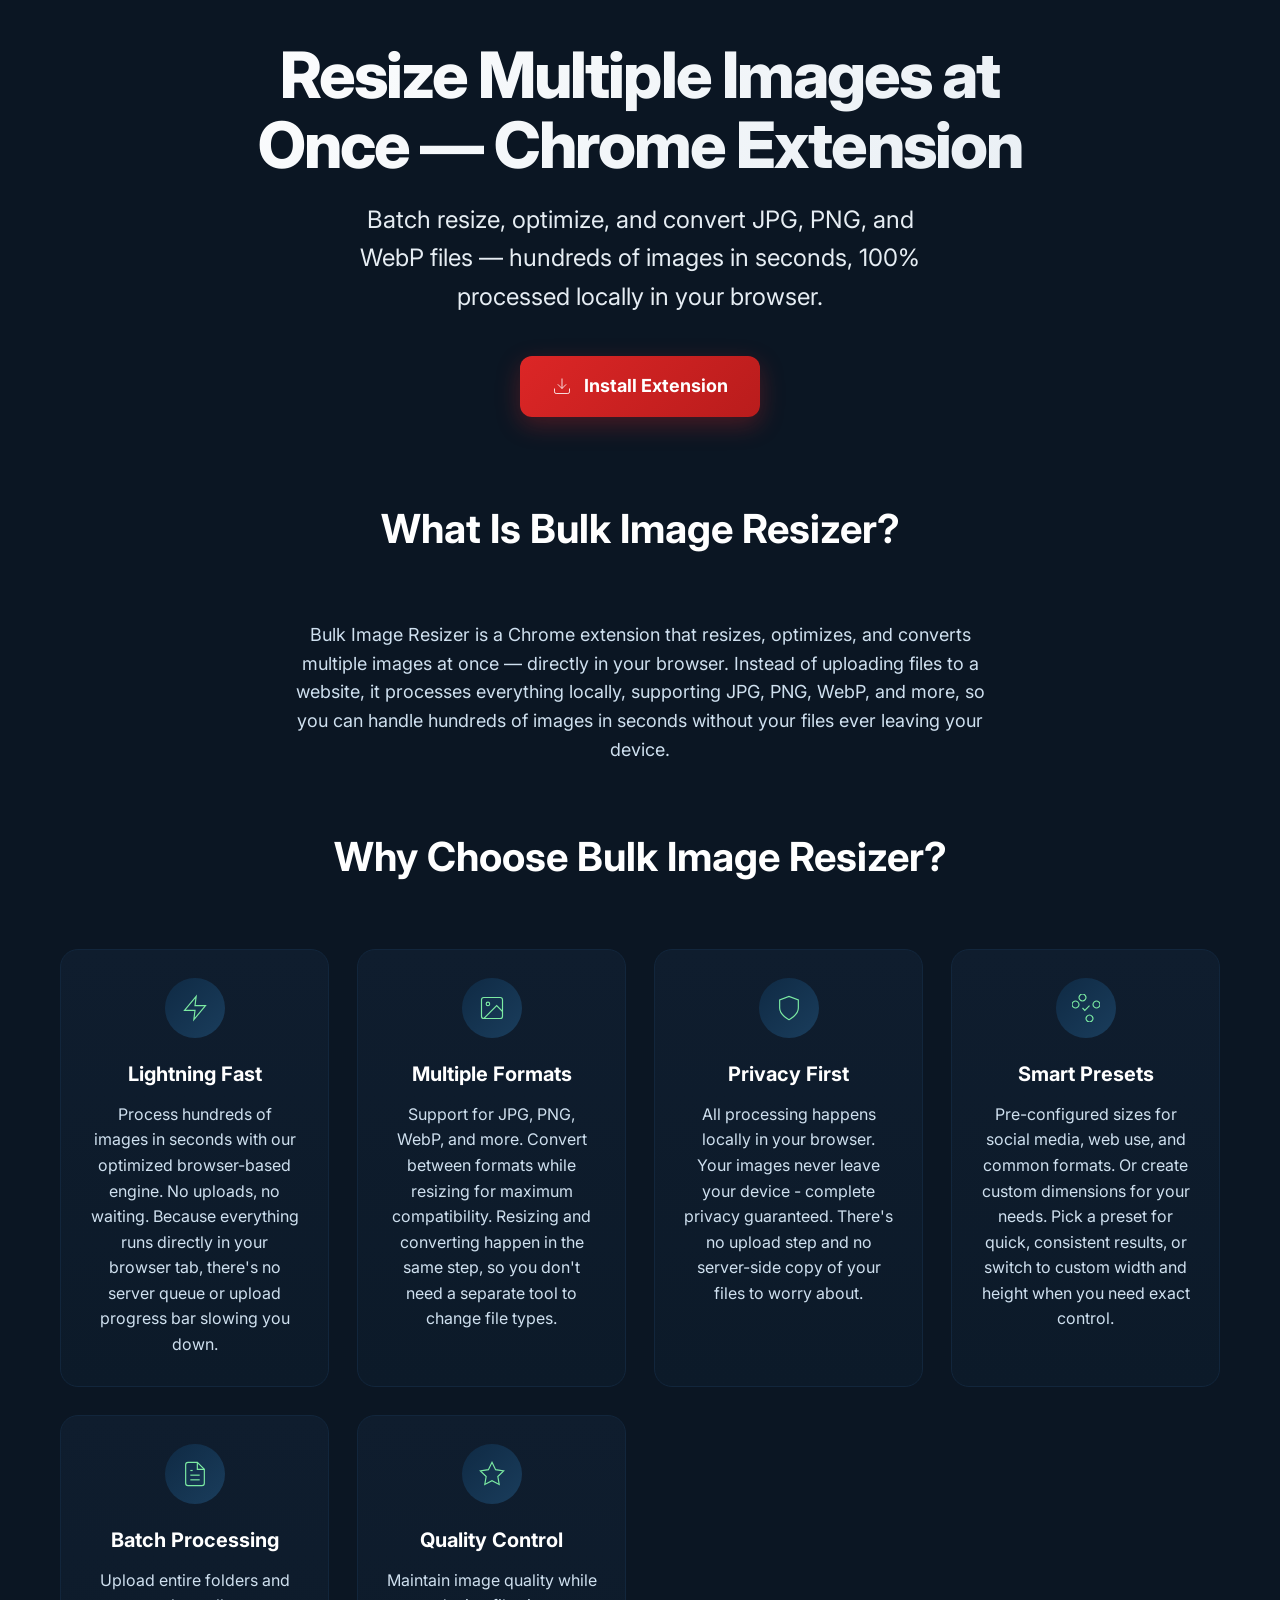
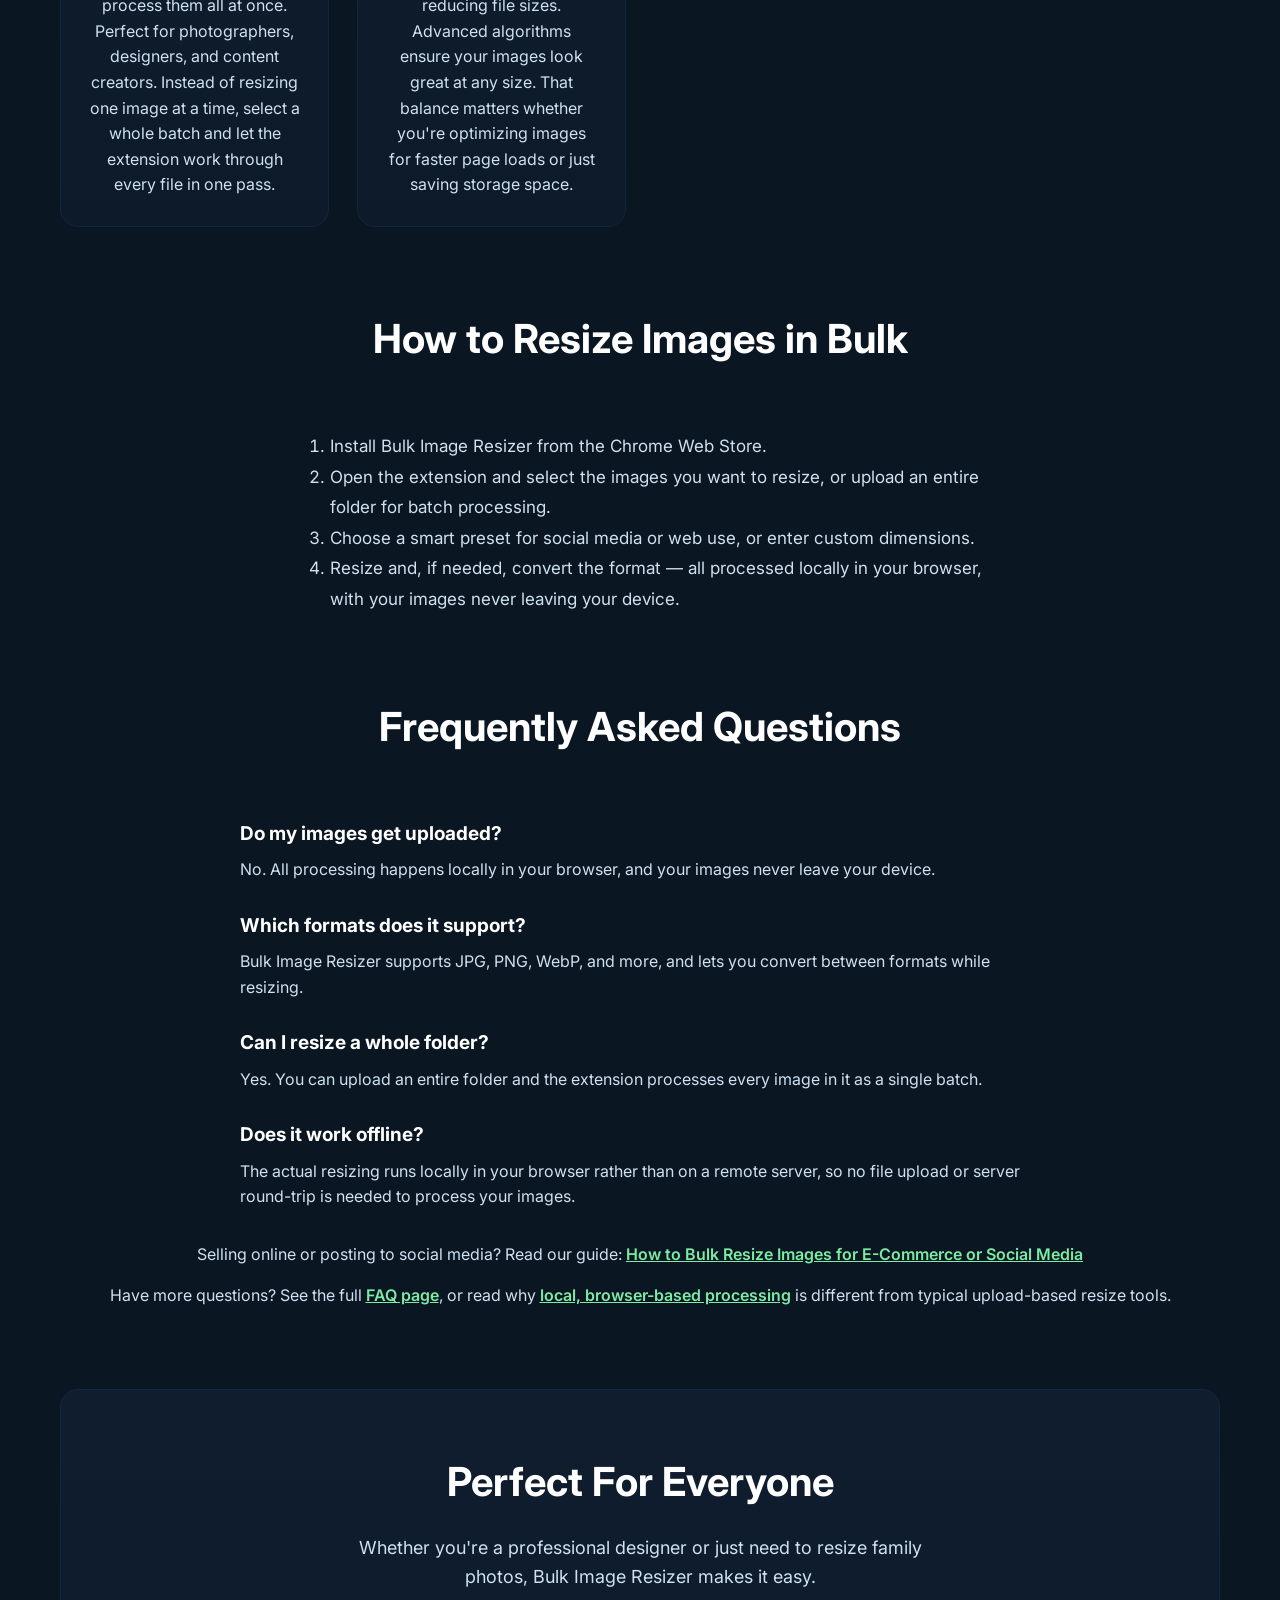
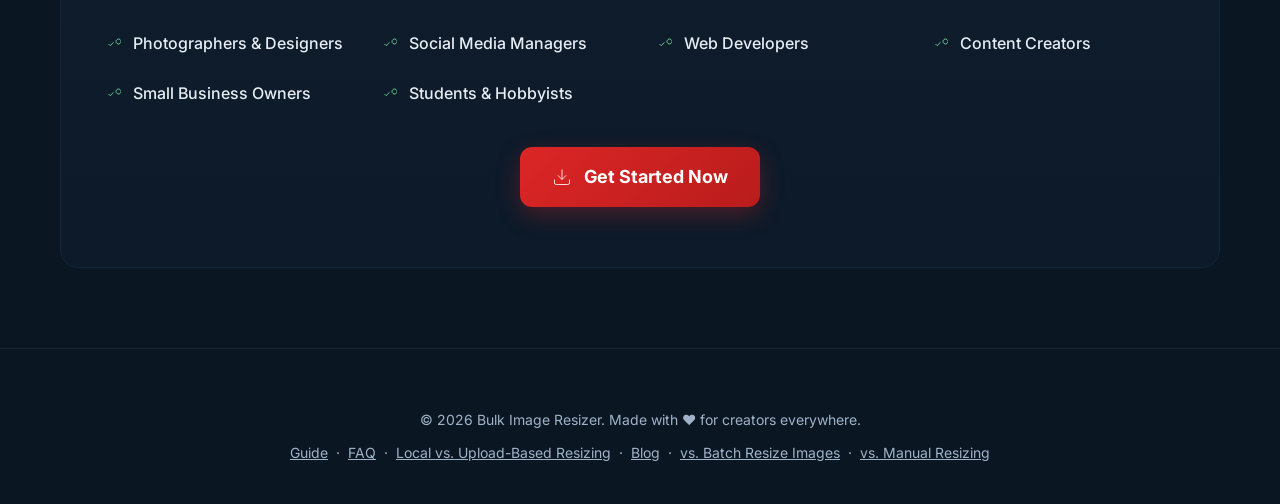
<file: index.html>
<!DOCTYPE html>
<html lang="en">
<head>
  <meta charset="utf-8" />
  <meta name="viewport" content="width=device-width, initial-scale=1" />
  <title>Bulk Image Resizer — Resize Images in Bulk | Chrome Extension</title>
  <meta name="description" content="Resize multiple images at once with Bulk Image Resizer Chrome extension. Batch resize photos, optimize file sizes, and convert formats instantly. Easy to use!" />
  <meta name="keywords" content="bulk image resizer, resize images, batch resize, image optimization, photo resizer, chrome extension" />

  <!-- Canonical -->
  <link rel="canonical" href="https://bulk-image-resizer.com/" />

  <!-- Open Graph -->
  <meta property="og:type" content="website" />
  <meta property="og:url" content="https://bulk-image-resizer.com/" />
  <meta property="og:title" content="Bulk Image Resizer — Resize Images in Bulk | Chrome Extension" />
  <meta property="og:description" content="Resize multiple images at once with Bulk Image Resizer Chrome extension. Batch resize photos, optimize file sizes, and convert formats instantly. Easy to use!" />
  <meta property="og:image" content="https://bulk-image-resizer.com/Landing_Screen_1.png" />
  <meta property="og:site_name" content="Bulk Image Resizer" />

  <!-- Twitter Card -->
  <meta name="twitter:card" content="summary_large_image" />
  <meta name="twitter:title" content="Bulk Image Resizer — Resize Images in Bulk | Chrome Extension" />
  <meta name="twitter:description" content="Resize multiple images at once with Bulk Image Resizer Chrome extension. Batch resize photos, optimize file sizes, and convert formats instantly. Easy to use!" />
  <meta name="twitter:image" content="https://bulk-image-resizer.com/Landing_Screen_1.png" />

  <!-- Structured Data -->
  <script type="application/ld+json">
  {
    "@context": "https://schema.org",
    "@type": "SoftwareApplication",
    "name": "Bulk Image Resizer",
    "url": "https://bulk-image-resizer.com/",
    "applicationCategory": "BrowserApplication",
    "operatingSystem": "Chrome",
    "description": "Resize multiple images at once with Bulk Image Resizer Chrome extension. Batch resize photos, optimize file sizes, and convert formats instantly.",
    "installUrl": "https://chromewebstore.google.com/detail/bulk-image-resizer/apbofiadpimeihiapjhjcpjjboibkeoh"
  }
  </script>

  <script type="application/ld+json">
  {
    "@context": "https://schema.org",
    "@type": "FAQPage",
    "mainEntity": [
      {
        "@type": "Question",
        "name": "Do my images get uploaded anywhere?",
        "acceptedAnswer": {
          "@type": "Answer",
          "text": "No. All processing happens locally in your browser, and your images never leave your device."
        }
      },
      {
        "@type": "Question",
        "name": "Which image formats does it support?",
        "acceptedAnswer": {
          "@type": "Answer",
          "text": "Bulk Image Resizer supports JPG, PNG, WebP, and more, and lets you convert between formats while resizing."
        }
      },
      {
        "@type": "Question",
        "name": "Can I resize a whole folder of images at once?",
        "acceptedAnswer": {
          "@type": "Answer",
          "text": "Yes. You can upload an entire folder and the extension processes every image in it as a single batch."
        }
      },
      {
        "@type": "Question",
        "name": "Does it work offline?",
        "acceptedAnswer": {
          "@type": "Answer",
          "text": "The actual resizing runs locally in your browser rather than on a remote server, so no file upload or server round-trip is needed to process your images."
        }
      }
    ]
  }
  </script>

  <!-- Google Tag Manager -->
  <script>(function(w,d,s,l,i){w[l]=w[l]||[];w[l].push({'gtm.start':
  new Date().getTime(),event:'gtm.js'});var f=d.getElementsByTagName(s)[0],
  j=d.createElement(s),dl=l!='dataLayer'?'&l='+l:'';j.async=true;j.src=
  'https://www.googletagmanager.com/gtm.js?id='+i+dl;f.parentNode.insertBefore(j,f);
  })(window,document,'script','dataLayer','GTM-MJVHKL4W');</script>
  <!-- End Google Tag Manager -->

  <!-- Umami -->
  <script defer src="https://cloud.umami.is/script.js" data-website-id="93c9dfe5-8eb3-4b94-a3b7-7828f1651d2e"></script>
 
  <!-- Favicons -->
  <link rel="icon" type="image/png" href="/favicon-96x96.png" sizes="96x96" />
  <link rel="icon" type="image/svg+xml" href="/favicon.svg" />
  <link rel="shortcut icon" href="/favicon.ico" />
  <link rel="apple-touch-icon" sizes="180x180" href="/apple-touch-icon.png" />
  <link rel="manifest" href="/site.webmanifest" />
  
  <!-- Typography -->
  <link rel="preconnect" href="https://fonts.googleapis.com">
  <link rel="preconnect" href="https://fonts.gstatic.com" crossorigin>
  <link href="https://fonts.googleapis.com/css2?family=Inter:wght@400;500;600;700;800&display=swap" rel="stylesheet">

  <link rel="stylesheet" href="/shared/base.css" />

  <style>
    :root{
      --shadow-lg:0 32px 80px rgba(0,0,0,.4), 0 4px 16px rgba(0,0,0,.3);
    }

    .container{
      max-width: 1200px;
      margin: 0 auto;
      padding: 0 20px;
    }

    /* Header (page-unique: this site has no top nav bar, header just wraps the hero —
       reset the sticky nav styling from base.css's .header since it doesn't apply here) */
    .header{
      padding: 40px 0 60px;
      text-align: center;
      position: static;
      background: none;
      border-bottom: none;
    }

    .hero{
      margin-bottom: 20px;
      padding: 0;
    }

    .hero h1{
      font-size: clamp(36px, 6vw, 64px);
      line-height:1.1; 
      letter-spacing:-.03em;
      margin:0 0 20px; 
      font-weight: 800; 
      color:#fff;
      text-wrap: balance;
    }

    .hero p{
      font-size: clamp(18px, 2.5vw, 24px);
      color: var(--text-hero);
      margin: 0 0 40px;
      max-width: 600px;
      margin-left: auto;
      margin-right: auto;
    }

    .cta-button{
      display: inline-flex;
      align-items: center;
      gap: 12px;
      background: linear-gradient(135deg, #dc2626, #b91c1c);
      color: white;
      text-decoration: none;
      font-weight: 700;
      font-size: 18px;
      padding: 16px 32px;
      border-radius: 12px;
      box-shadow: 0 8px 24px rgba(220, 38, 38, .3);
      transition: all 0.3s ease;
      border: none;
      cursor: pointer;
    }

    .cta-button:hover{
      transform: translateY(-2px);
      box-shadow: 0 12px 32px rgba(220, 38, 38, .4);
      background: linear-gradient(135deg, #ef4444, #dc2626);
    }

    .cta-button svg{
      width: 20px;
      height: 20px;
    }

    /* Features Section */
    .features-section{
      margin: 40px 0 80px;
    }

    .features-section h2{
      font-size: clamp(28px, 4vw, 40px);
      font-weight: 700;
      text-align: center;
      margin: 0 0 60px;
      color: #fff;
    }

    .feature-card:hover{
      transform: translateY(-4px);
      box-shadow: var(--shadow-lg);
    }

    .feature-icon{
      width: 60px;
      height: 60px;
      background: linear-gradient(135deg, #0f2a44, #1a3d5c);
      border-radius: 50%;
      display: flex;
      align-items: center;
      justify-content: center;
      margin: 0 auto 20px;
      color: var(--accent);
    }

    .feature-icon svg{
      width: 28px;
      height: 28px;
    }

    /* Benefits Section */
    .benefits{
      margin: 80px 0;
      background: linear-gradient(180deg, var(--card-bg), var(--card-bg-2));
      border: 1px solid var(--card-border);
      border-radius: var(--radius);
      padding: 60px 40px;
      text-align: center;
    }

    .benefits h2{
      font-size: clamp(28px, 4vw, 40px);
      font-weight: 700;
      margin: 0 0 20px;
      color: #fff;
    }

    .benefits p{
      font-size: 18px;
      color: var(--text-muted);
      margin: 0 0 40px;
      max-width: 600px;
      margin-left: auto;
      margin-right: auto;
    }

    .benefits-list{
      display: grid;
      grid-template-columns: repeat(auto-fit, minmax(250px, 1fr));
      gap: 24px;
      margin-bottom: 40px;
    }

    .benefit-item{
      display: flex;
      align-items: center;
      gap: 12px;
      color: var(--text-hero);
      font-weight: 500;
    }

    .benefit-item svg{
      width: 20px;
      height: 20px;
      color: var(--accent);
      flex-shrink: 0;
    }

    /* Footer */
    .footer{
      text-align: center;
      padding: 60px 0 40px;
      border-top: 1px solid rgba(255,255,255,.06);
      margin-top: 80px;
    }

    .footer p{
      color: var(--muted);
      margin: 0;
      font-size: 14px;
    }

    .footer a{ color: var(--muted); }

    /* Responsive */
    @media (max-width: 768px) {
      .container{
        padding: 0 16px;
      }
      
      .hero{
        margin-bottom: 60px;
      }
      
      .features-section, .screenshots, .benefits{
        margin: 60px 0;
      }
      
      .benefits{
        padding: 40px 20px;
      }
      
      .screenshots-grid{
        grid-template-columns: 1fr;
      }
    }

  </style>
</head>
<body>
  <!-- Google Tag Manager (noscript) -->
  <noscript><iframe src="https://www.googletagmanager.com/ns.html?id=GTM-MJVHKL4W"
  height="0" width="0" style="display:none;visibility:hidden"></iframe></noscript>
  <!-- End Google Tag Manager (noscript) -->

  <div class="container">
    <!-- Header -->
    <header class="header">
      <div class="hero">
        <h1>Resize Multiple Images at Once — Chrome Extension</h1>
        <p>Batch resize, optimize, and convert JPG, PNG, and WebP files — hundreds of images in seconds, 100% processed locally in your browser.</p>
        <a href="https://chromewebstore.google.com/detail/bulk-image-resizer/apbofiadpimeihiapjhjcpjjboibkeoh?hl=en" class="cta-button" target="_blank">
          <svg viewBox="0 0 24 24" fill="none" stroke="currentColor">
            <path d="M21 15v4a2 2 0 0 1-2 2H5a2 2 0 0 1-2-2v-4"/>
            <polyline points="7,10 12,15 17,10"/>
            <line x1="12" y1="15" x2="12" y2="3"/>
          </svg>
          Install Extension
        </a>
      </div>
    </header>

    <!-- What Is Section -->
    <section class="features-section" style="margin: 0 0 60px;">
      <h2>What Is Bulk Image Resizer?</h2>
      <p style="max-width:700px;margin:0 auto;color:var(--text-muted);font-size:18px;text-align:center;">
        Bulk Image Resizer is a Chrome extension that resizes, optimizes, and converts multiple images at once — directly in your browser. Instead of uploading files to a website, it processes everything locally, supporting JPG, PNG, WebP, and more, so you can handle hundreds of images in seconds without your files ever leaving your device.
      </p>
    </section>

    <!-- Features Section -->
    <section class="features-section">
      <h2>Why Choose Bulk Image Resizer?</h2>
      <div class="features-grid">
        <div class="feature-card">
          <div class="feature-icon">
            <svg viewBox="0 0 24 24" fill="none" stroke="currentColor">
              <path d="M13 2L3 14h9l-1 8 10-12h-9l1-8z"/>
            </svg>
          </div>
          <h3>Lightning Fast</h3>
          <p>Process hundreds of images in seconds with our optimized browser-based engine. No uploads, no waiting. Because everything runs directly in your browser tab, there's no server queue or upload progress bar slowing you down.</p>
        </div>
        
        <div class="feature-card">
          <div class="feature-icon">
            <svg viewBox="0 0 24 24" fill="none" stroke="currentColor">
              <rect x="3" y="3" width="18" height="18" rx="2" ry="2"/>
              <circle cx="8.5" cy="8.5" r="1.5"/>
              <polyline points="21,15 16,10 5,21"/>
            </svg>
          </div>
          <h3>Multiple Formats</h3>
          <p>Support for JPG, PNG, WebP, and more. Convert between formats while resizing for maximum compatibility. Resizing and converting happen in the same step, so you don't need a separate tool to change file types.</p>
        </div>
        
        <div class="feature-card">
          <div class="feature-icon">
            <svg viewBox="0 0 24 24" fill="none" stroke="currentColor">
              <path d="M12 22s8-4 8-10V5l-8-3-8 3v7c0 6 8 10 8 10z"/>
            </svg>
          </div>
          <h3>Privacy First</h3>
          <p>All processing happens locally in your browser. Your images never leave your device - complete privacy guaranteed. There's no upload step and no server-side copy of your files to worry about.</p>
        </div>
        
        <div class="feature-card">
          <div class="feature-icon">
            <svg viewBox="0 0 24 24" fill="none" stroke="currentColor">
              <path d="M9 12l2 2 4-4"/>
              <path d="M21 12c-1 0-3-1-3-3s2-3 3-3 3 1 3 3-2 3-3 3"/>
              <path d="M3 12c1 0 3-1 3-3s-2-3-3-3-3 1-3 3 2 3 3 3"/>
              <path d="M12 3c0 1-1 3-3 3s-3-2-3-3 1-3 3-3 3 2 3 3"/>
              <path d="M12 21c0-1 1-3 3-3s3 2 3 3-1 3-3 3-3-2-3-3"/>
            </svg>
          </div>
          <h3>Smart Presets</h3>
          <p>Pre-configured sizes for social media, web use, and common formats. Or create custom dimensions for your needs. Pick a preset for quick, consistent results, or switch to custom width and height when you need exact control.</p>
        </div>
        
        <div class="feature-card">
          <div class="feature-icon">
            <svg viewBox="0 0 24 24" fill="none" stroke="currentColor">
              <path d="M14 2H6a2 2 0 0 0-2 2v16a2 2 0 0 0 2 2h12a2 2 0 0 0 2-2V8z"/>
              <polyline points="14,2 14,8 20,8"/>
              <line x1="16" y1="13" x2="8" y2="13"/>
              <line x1="16" y1="17" x2="8" y2="17"/>
              <polyline points="10,9 9,9 8,9"/>
            </svg>
          </div>
          <h3>Batch Processing</h3>
          <p>Upload entire folders and process them all at once. Perfect for photographers, designers, and content creators. Instead of resizing one image at a time, select a whole batch and let the extension work through every file in one pass.</p>
        </div>
        
        <div class="feature-card">
          <div class="feature-icon">
            <svg viewBox="0 0 24 24" fill="none" stroke="currentColor">
              <path d="M12 2l3.09 6.26L22 9.27l-5 4.87 1.18 6.88L12 17.77l-6.18 3.25L7 14.14 2 9.27l6.91-1.01L12 2z"/>
            </svg>
          </div>
          <h3>Quality Control</h3>
          <p>Maintain image quality while reducing file sizes. Advanced algorithms ensure your images look great at any size. That balance matters whether you're optimizing images for faster page loads or just saving storage space.</p>
        </div>
      </div>
    </section>

    <!-- How It Works Section -->
    <section class="features-section">
      <h2>How to Resize Images in Bulk</h2>
      <ol style="max-width:700px;margin:0 auto;color:var(--text-muted);font-size:17px;line-height:1.8;">
        <li>Install Bulk Image Resizer from the Chrome Web Store.</li>
        <li>Open the extension and select the images you want to resize, or upload an entire folder for batch processing.</li>
        <li>Choose a smart preset for social media or web use, or enter custom dimensions.</li>
        <li>Resize and, if needed, convert the format — all processed locally in your browser, with your images never leaving your device.</li>
      </ol>
    </section>

    <!-- FAQ Section -->
    <section class="features-section">
      <h2>Frequently Asked Questions</h2>
      <div style="max-width:800px;margin:0 auto;">
        <div style="margin-bottom:28px;">
          <h3 style="color:#fff;font-size:19px;margin:0 0 8px;">Do my images get uploaded?</h3>
          <p style="color:var(--text-muted);margin:0;">No. All processing happens locally in your browser, and your images never leave your device.</p>
        </div>
        <div style="margin-bottom:28px;">
          <h3 style="color:#fff;font-size:19px;margin:0 0 8px;">Which formats does it support?</h3>
          <p style="color:var(--text-muted);margin:0;">Bulk Image Resizer supports JPG, PNG, WebP, and more, and lets you convert between formats while resizing.</p>
        </div>
        <div style="margin-bottom:28px;">
          <h3 style="color:#fff;font-size:19px;margin:0 0 8px;">Can I resize a whole folder?</h3>
          <p style="color:var(--text-muted);margin:0;">Yes. You can upload an entire folder and the extension processes every image in it as a single batch.</p>
        </div>
        <div>
          <h3 style="color:#fff;font-size:19px;margin:0 0 8px;">Does it work offline?</h3>
          <p style="color:var(--text-muted);margin:0;">The actual resizing runs locally in your browser rather than on a remote server, so no file upload or server round-trip is needed to process your images.</p>
        </div>
      </div>
      <p style="text-align:center;margin-top:32px;color:var(--text-muted);">
        Selling online or posting to social media? Read our guide:
        <a href="/guide/" style="color:var(--accent);font-weight:600;">How to Bulk Resize Images for E-Commerce or Social Media</a>
      </p>
      <p style="text-align:center;margin-top:12px;color:var(--text-muted);">
        Have more questions? See the full <a href="/faq/" style="color:var(--accent);font-weight:600;">FAQ page</a>, or read why
        <a href="/local-processing/" style="color:var(--accent);font-weight:600;">local, browser-based processing</a> is different from typical upload-based resize tools.
      </p>
    </section>


    <!-- Benefits Section -->
    <section class="benefits">
      <h2>Perfect For Everyone</h2>
      <p>Whether you're a professional designer or just need to resize family photos, Bulk Image Resizer makes it easy.</p>
      
      <div class="benefits-list">
        <div class="benefit-item">
          <svg viewBox="0 0 24 24" fill="none" stroke="currentColor">
            <path d="M9 12l2 2 4-4"/>
            <path d="M21 12c-1 0-3-1-3-3s2-3 3-3 3 1 3 3-2 3-3 3"/>
          </svg>
          <span>Photographers & Designers</span>
        </div>
        <div class="benefit-item">
          <svg viewBox="0 0 24 24" fill="none" stroke="currentColor">
            <path d="M9 12l2 2 4-4"/>
            <path d="M21 12c-1 0-3-1-3-3s2-3 3-3 3 1 3 3-2 3-3 3"/>
          </svg>
          <span>Social Media Managers</span>
        </div>
        <div class="benefit-item">
          <svg viewBox="0 0 24 24" fill="none" stroke="currentColor">
            <path d="M9 12l2 2 4-4"/>
            <path d="M21 12c-1 0-3-1-3-3s2-3 3-3 3 1 3 3-2 3-3 3"/>
          </svg>
          <span>Web Developers</span>
        </div>
        <div class="benefit-item">
          <svg viewBox="0 0 24 24" fill="none" stroke="currentColor">
            <path d="M9 12l2 2 4-4"/>
            <path d="M21 12c-1 0-3-1-3-3s2-3 3-3 3 1 3 3-2 3-3 3"/>
          </svg>
          <span>Content Creators</span>
        </div>
        <div class="benefit-item">
          <svg viewBox="0 0 24 24" fill="none" stroke="currentColor">
            <path d="M9 12l2 2 4-4"/>
            <path d="M21 12c-1 0-3-1-3-3s2-3 3-3 3 1 3 3-2 3-3 3"/>
          </svg>
          <span>Small Business Owners</span>
        </div>
        <div class="benefit-item">
          <svg viewBox="0 0 24 24" fill="none" stroke="currentColor">
            <path d="M9 12l2 2 4-4"/>
            <path d="M21 12c-1 0-3-1-3-3s2-3 3-3 3 1 3 3-2 3-3 3"/>
          </svg>
          <span>Students & Hobbyists</span>
        </div>
      </div>
      
      <a href="https://chromewebstore.google.com/detail/bulk-image-resizer/apbofiadpimeihiapjhjcpjjboibkeoh?hl=en" class="cta-button" target="_blank">
        <svg viewBox="0 0 24 24" fill="none" stroke="currentColor">
          <path d="M21 15v4a2 2 0 0 1-2 2H5a2 2 0 0 1-2-2v-4"/>
          <polyline points="7,10 12,15 17,10"/>
          <line x1="12" y1="15" x2="12" y2="3"/>
        </svg>
        Get Started Now
      </a>
    </section>
  </div>

  <!-- Footer -->
  <footer class="footer">
    <div class="container">
      <p>© 2026 Bulk Image Resizer. Made with ❤️ for creators everywhere.</p>
      <p style="margin-top:10px;">
        <a href="/guide/">Guide</a> &nbsp;·&nbsp; <a href="/faq/">FAQ</a> &nbsp;·&nbsp; <a href="/local-processing/">Local vs. Upload-Based Resizing</a> &nbsp;·&nbsp; <a href="/blog/">Blog</a> &nbsp;·&nbsp; <a href="/vs-batch-resize-images/">vs. Batch Resize Images</a> &nbsp;·&nbsp; <a href="/vs-manual-resizing/">vs. Manual Resizing</a>
      </p>
    </div>
  </footer>

</body>
</html>
</file>
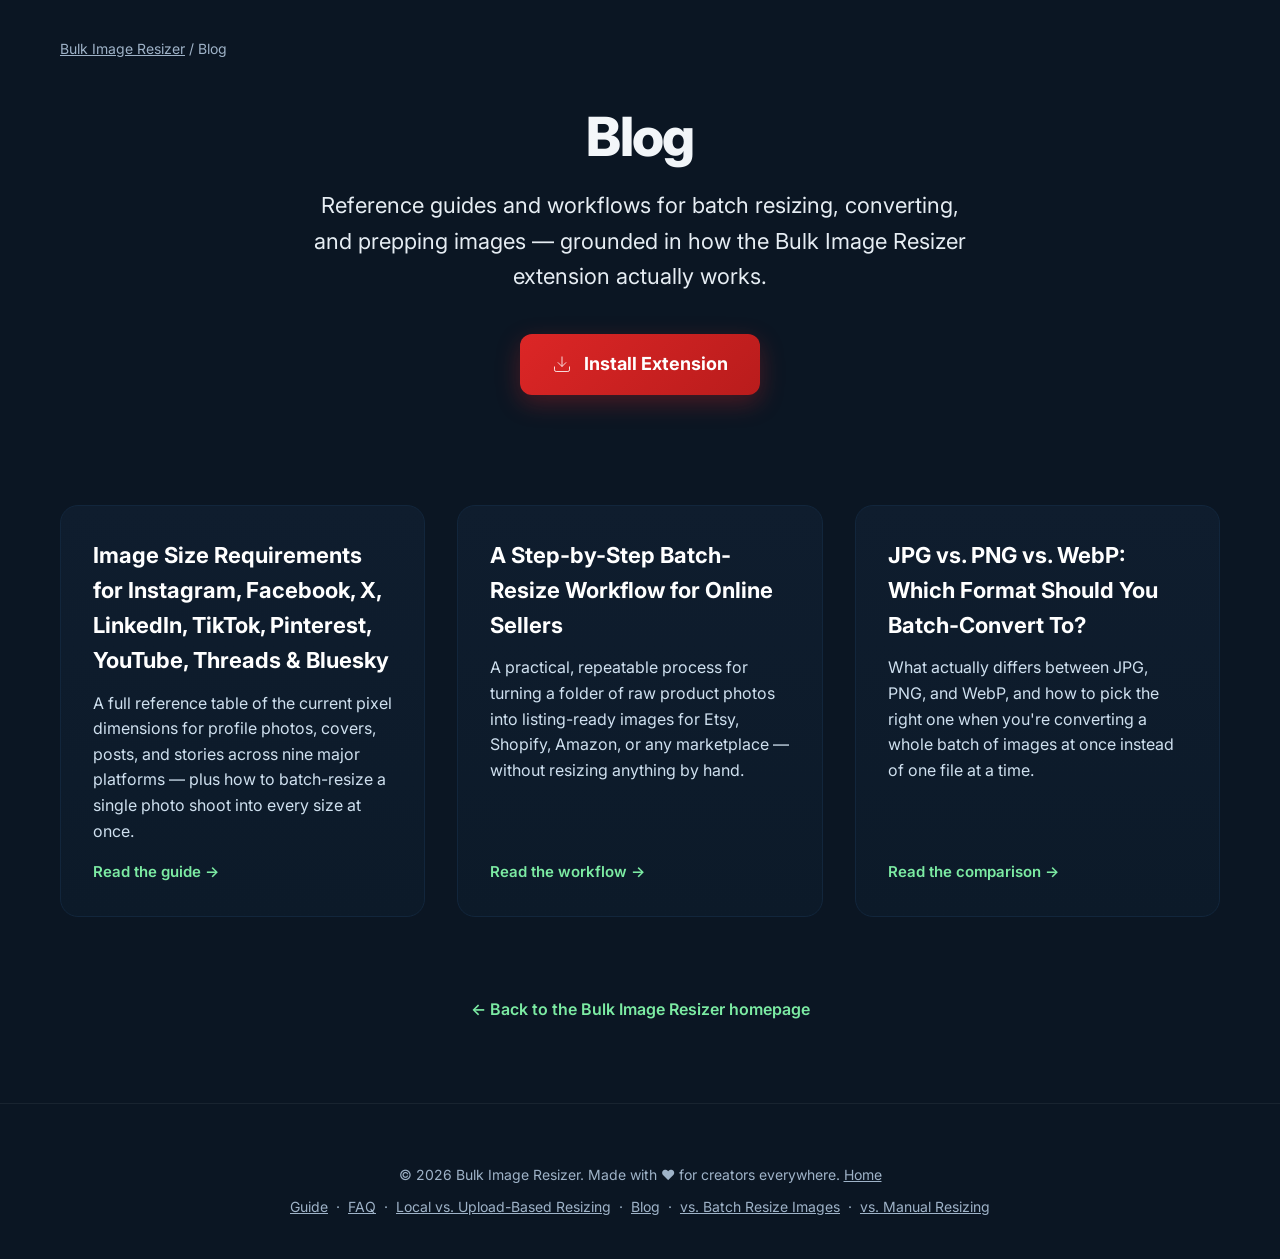
<file: blog/index.html>
<!DOCTYPE html>
<html lang="en">
<head>
  <meta charset="utf-8" />
  <meta name="viewport" content="width=device-width, initial-scale=1" />
  <title>Blog — Bulk Image Resizer</title>
  <meta name="description" content="Guides and reference articles on batch image resizing: platform image size requirements, seller workflows, and format conversion — from the Bulk Image Resizer Chrome extension." />
  <meta name="keywords" content="bulk image resizer blog, batch image resizer chrome extension, resize multiple images at once, resize and convert images in bulk" />

  <!-- Canonical -->
  <link rel="canonical" href="https://bulk-image-resizer.com/blog/" />

  <!-- Open Graph -->
  <meta property="og:type" content="website" />
  <meta property="og:url" content="https://bulk-image-resizer.com/blog/" />
  <meta property="og:title" content="Blog — Bulk Image Resizer" />
  <meta property="og:description" content="Guides and reference articles on batch image resizing: platform image size requirements, seller workflows, and format conversion." />
  <meta property="og:image" content="https://bulk-image-resizer.com/Landing_Screen_1.png" />
  <meta property="og:site_name" content="Bulk Image Resizer" />

  <!-- Twitter Card -->
  <meta name="twitter:card" content="summary_large_image" />
  <meta name="twitter:title" content="Blog — Bulk Image Resizer" />
  <meta name="twitter:description" content="Guides and reference articles on batch image resizing: platform image size requirements, seller workflows, and format conversion." />
  <meta name="twitter:image" content="https://bulk-image-resizer.com/Landing_Screen_1.png" />

  <!-- Structured Data -->
  <script type="application/ld+json">
  {
    "@context": "https://schema.org",
    "@type": "CollectionPage",
    "name": "Bulk Image Resizer Blog",
    "url": "https://bulk-image-resizer.com/blog/",
    "description": "Guides and reference articles on batch image resizing, platform image size requirements, and format conversion.",
    "isPartOf": {
      "@type": "WebSite",
      "name": "Bulk Image Resizer",
      "url": "https://bulk-image-resizer.com/"
    }
  }
  </script>

  <!-- Google Tag Manager -->
  <script>(function(w,d,s,l,i){w[l]=w[l]||[];w[l].push({'gtm.start':
  new Date().getTime(),event:'gtm.js'});var f=d.getElementsByTagName(s)[0],
  j=d.createElement(s),dl=l!='dataLayer'?'&l='+l:'';j.async=true;j.src=
  'https://www.googletagmanager.com/gtm.js?id='+i+dl;f.parentNode.insertBefore(j,f);
  })(window,document,'script','dataLayer','GTM-MJVHKL4W');</script>
  <!-- End Google Tag Manager -->

  <!-- Umami -->
  <script defer src="https://cloud.umami.is/script.js" data-website-id="93c9dfe5-8eb3-4b94-a3b7-7828f1651d2e"></script>

  <!-- Favicons -->
  <link rel="icon" type="image/png" href="/favicon-96x96.png" sizes="96x96" />
  <link rel="icon" type="image/svg+xml" href="/favicon.svg" />
  <link rel="shortcut icon" href="/favicon.ico" />
  <link rel="apple-touch-icon" sizes="180x180" href="/apple-touch-icon.png" />
  <link rel="manifest" href="/site.webmanifest" />

  <!-- Typography -->
  <link rel="preconnect" href="https://fonts.googleapis.com">
  <link rel="preconnect" href="https://fonts.gstatic.com" crossorigin>
  <link href="https://fonts.googleapis.com/css2?family=Inter:wght@400;500;600;700;800&display=swap" rel="stylesheet">

  <link rel="stylesheet" href="/shared/base.css" />

  <style>
    :root{
      --shadow-lg:0 32px 80px rgba(0,0,0,.4), 0 4px 16px rgba(0,0,0,.3);
    }

    .container{
      max-width: 1200px;
      margin: 0 auto;
      padding: 0 20px;
    }

    .breadcrumb{
      padding: 24px 0 0;
      font-size: 14px;
      color: var(--muted);
    }
    .breadcrumb a{ color: var(--muted); text-decoration: underline; }
    .breadcrumb a:hover{ color: var(--text-hero); }

    /* Header (page-unique: no top nav bar on this site; reset base.css's sticky-nav .header) */
    .header{
      padding: 32px 0 50px;
      text-align: center;
      position: static;
      background: none;
      border-bottom: none;
    }

    .hero{
      margin-bottom: 20px;
      padding: 0;
    }

    .hero h1{
      font-size: clamp(32px, 5.5vw, 54px);
      line-height:1.15;
      letter-spacing:-.03em;
      margin:0 0 20px;
      font-weight: 800;
      color:#fff;
      text-wrap: balance;
      max-width: 900px;
      margin-left: auto;
      margin-right: auto;
    }

    .hero p{
      font-size: clamp(18px, 2.5vw, 22px);
      color: var(--text-hero);
      margin: 0 0 40px;
      max-width: 680px;
      margin-left: auto;
      margin-right: auto;
    }

    .cta-button{
      display: inline-flex;
      align-items: center;
      gap: 12px;
      background: linear-gradient(135deg, #dc2626, #b91c1c);
      color: white;
      text-decoration: none;
      font-weight: 700;
      font-size: 18px;
      padding: 16px 32px;
      border-radius: 12px;
      box-shadow: 0 8px 24px rgba(220, 38, 38, .3);
      transition: all 0.3s ease;
      border: none;
      cursor: pointer;
    }

    .cta-button:hover{
      transform: translateY(-2px);
      box-shadow: 0 12px 32px rgba(220, 38, 38, .4);
      background: linear-gradient(135deg, #ef4444, #dc2626);
    }

    .cta-button svg{
      width: 20px;
      height: 20px;
    }

    .features-section{
      margin: 40px 0 80px;
    }

    .features-section h2{
      font-size: clamp(26px, 3.6vw, 36px);
      font-weight: 700;
      text-align: center;
      margin: 0 0 32px;
      color: #fff;
    }

    .prose{
      max-width:760px;
      margin:0 auto;
      color:var(--text-muted);
      font-size:17px;
    }

    .prose p{ margin: 0 0 18px; }
    .prose ul, .prose ol{ padding-left: 22px; line-height: 1.8; }
    .prose li{ margin-bottom: 8px; }
    .prose strong{ color:#fff; }

    .post-grid{
      display: grid;
      grid-template-columns: repeat(auto-fit, minmax(300px, 1fr));
      gap: 32px;
      margin-bottom: 20px;
    }

    .post-card{
      background: linear-gradient(180deg, var(--card-bg), var(--card-bg-2));
      border: 1px solid var(--card-border);
      border-radius: var(--radius);
      padding: 32px;
      text-align: left;
      transition: all 0.3s ease;
      display: flex;
      flex-direction: column;
    }

    .post-card:hover{
      transform: translateY(-4px);
      box-shadow: var(--shadow-lg);
    }

    .post-card h3{
      font-size: 22px;
      font-weight: 700;
      margin: 0 0 12px;
    }

    .post-card h3 a{
      color: #fff;
      text-decoration: none;
    }
    .post-card h3 a:hover{ color: var(--accent); }

    .post-card p{
      color: var(--text-muted);
      margin: 0 0 16px;
      font-size: 16px;
      flex-grow: 1;
    }

    .post-card .read-more{
      color: var(--accent);
      font-weight: 600;
      text-decoration: none;
      font-size: 15px;
    }
    .post-card .read-more:hover{ text-decoration: underline; }

    .home-link-wrap{
      text-align:center;
      margin-top: 60px;
    }
    .home-link-wrap a{
      color: var(--accent);
      font-weight: 600;
      text-decoration: none;
    }
    .home-link-wrap a:hover{ text-decoration: underline; }

    .footer{
      text-align: center;
      padding: 60px 0 40px;
      border-top: 1px solid rgba(255,255,255,.06);
      margin-top: 80px;
    }

    .footer p{
      color: var(--muted);
      margin: 0;
      font-size: 14px;
    }

    .footer a{ color: var(--muted); }

    @media (max-width: 768px) {
      .container{
        padding: 0 16px;
      }
      .hero{
        margin-bottom: 40px;
      }
      .features-section{
        margin: 50px 0;
      }
    }
  </style>
</head>
<body>
  <!-- Google Tag Manager (noscript) -->
  <noscript><iframe src="https://www.googletagmanager.com/ns.html?id=GTM-MJVHKL4W"
  height="0" width="0" style="display:none;visibility:hidden"></iframe></noscript>
  <!-- End Google Tag Manager (noscript) -->

  <div class="container">
    <p class="breadcrumb"><a href="/">Bulk Image Resizer</a> / Blog</p>

    <!-- Header -->
    <header class="header">
      <div class="hero">
        <h1>Blog</h1>
        <p>Reference guides and workflows for batch resizing, converting, and prepping images — grounded in how the Bulk Image Resizer extension actually works.</p>
        <a href="https://chromewebstore.google.com/detail/bulk-image-resizer/apbofiadpimeihiapjhjcpjjboibkeoh?hl=en" class="cta-button" target="_blank">
          <svg viewBox="0 0 24 24" fill="none" stroke="currentColor">
            <path d="M21 15v4a2 2 0 0 1-2 2H5a2 2 0 0 1-2-2v-4"/>
            <polyline points="7,10 12,15 17,10"/>
            <line x1="12" y1="15" x2="12" y2="3"/>
          </svg>
          Install Extension
        </a>
      </div>
    </header>

    <!-- Posts -->
    <section class="features-section">
      <div class="post-grid">
        <article class="post-card">
          <h3><a href="/blog/social-media-image-size-guide/">Image Size Requirements for Instagram, Facebook, X, LinkedIn, TikTok, Pinterest, YouTube, Threads & Bluesky</a></h3>
          <p>A full reference table of the current pixel dimensions for profile photos, covers, posts, and stories across nine major platforms — plus how to batch-resize a single photo shoot into every size at once.</p>
          <a class="read-more" href="/blog/social-media-image-size-guide/">Read the guide &rarr;</a>
        </article>
        <article class="post-card">
          <h3><a href="/blog/batch-resize-workflow-for-online-sellers/">A Step-by-Step Batch-Resize Workflow for Online Sellers</a></h3>
          <p>A practical, repeatable process for turning a folder of raw product photos into listing-ready images for Etsy, Shopify, Amazon, or any marketplace — without resizing anything by hand.</p>
          <a class="read-more" href="/blog/batch-resize-workflow-for-online-sellers/">Read the workflow &rarr;</a>
        </article>
        <article class="post-card">
          <h3><a href="/blog/jpg-png-webp-which-format-to-use/">JPG vs. PNG vs. WebP: Which Format Should You Batch-Convert To?</a></h3>
          <p>What actually differs between JPG, PNG, and WebP, and how to pick the right one when you're converting a whole batch of images at once instead of one file at a time.</p>
          <a class="read-more" href="/blog/jpg-png-webp-which-format-to-use/">Read the comparison &rarr;</a>
        </article>
      </div>
    </section>

    <div class="home-link-wrap">
      <a href="/">&larr; Back to the Bulk Image Resizer homepage</a>
    </div>
  </div>

  <!-- Footer -->
  <footer class="footer">
    <div class="container">
      <p>© 2026 Bulk Image Resizer. Made with ❤️ for creators everywhere. <a href="/">Home</a></p>
      <p style="margin-top:10px;">
        <a href="/guide/">Guide</a> &nbsp;·&nbsp; <a href="/faq/">FAQ</a> &nbsp;·&nbsp; <a href="/local-processing/">Local vs. Upload-Based Resizing</a> &nbsp;·&nbsp; <a href="/blog/">Blog</a> &nbsp;·&nbsp; <a href="/vs-batch-resize-images/">vs. Batch Resize Images</a> &nbsp;·&nbsp; <a href="/vs-manual-resizing/">vs. Manual Resizing</a>
      </p>
    </div>
  </footer>

</body>
</html>
</file>
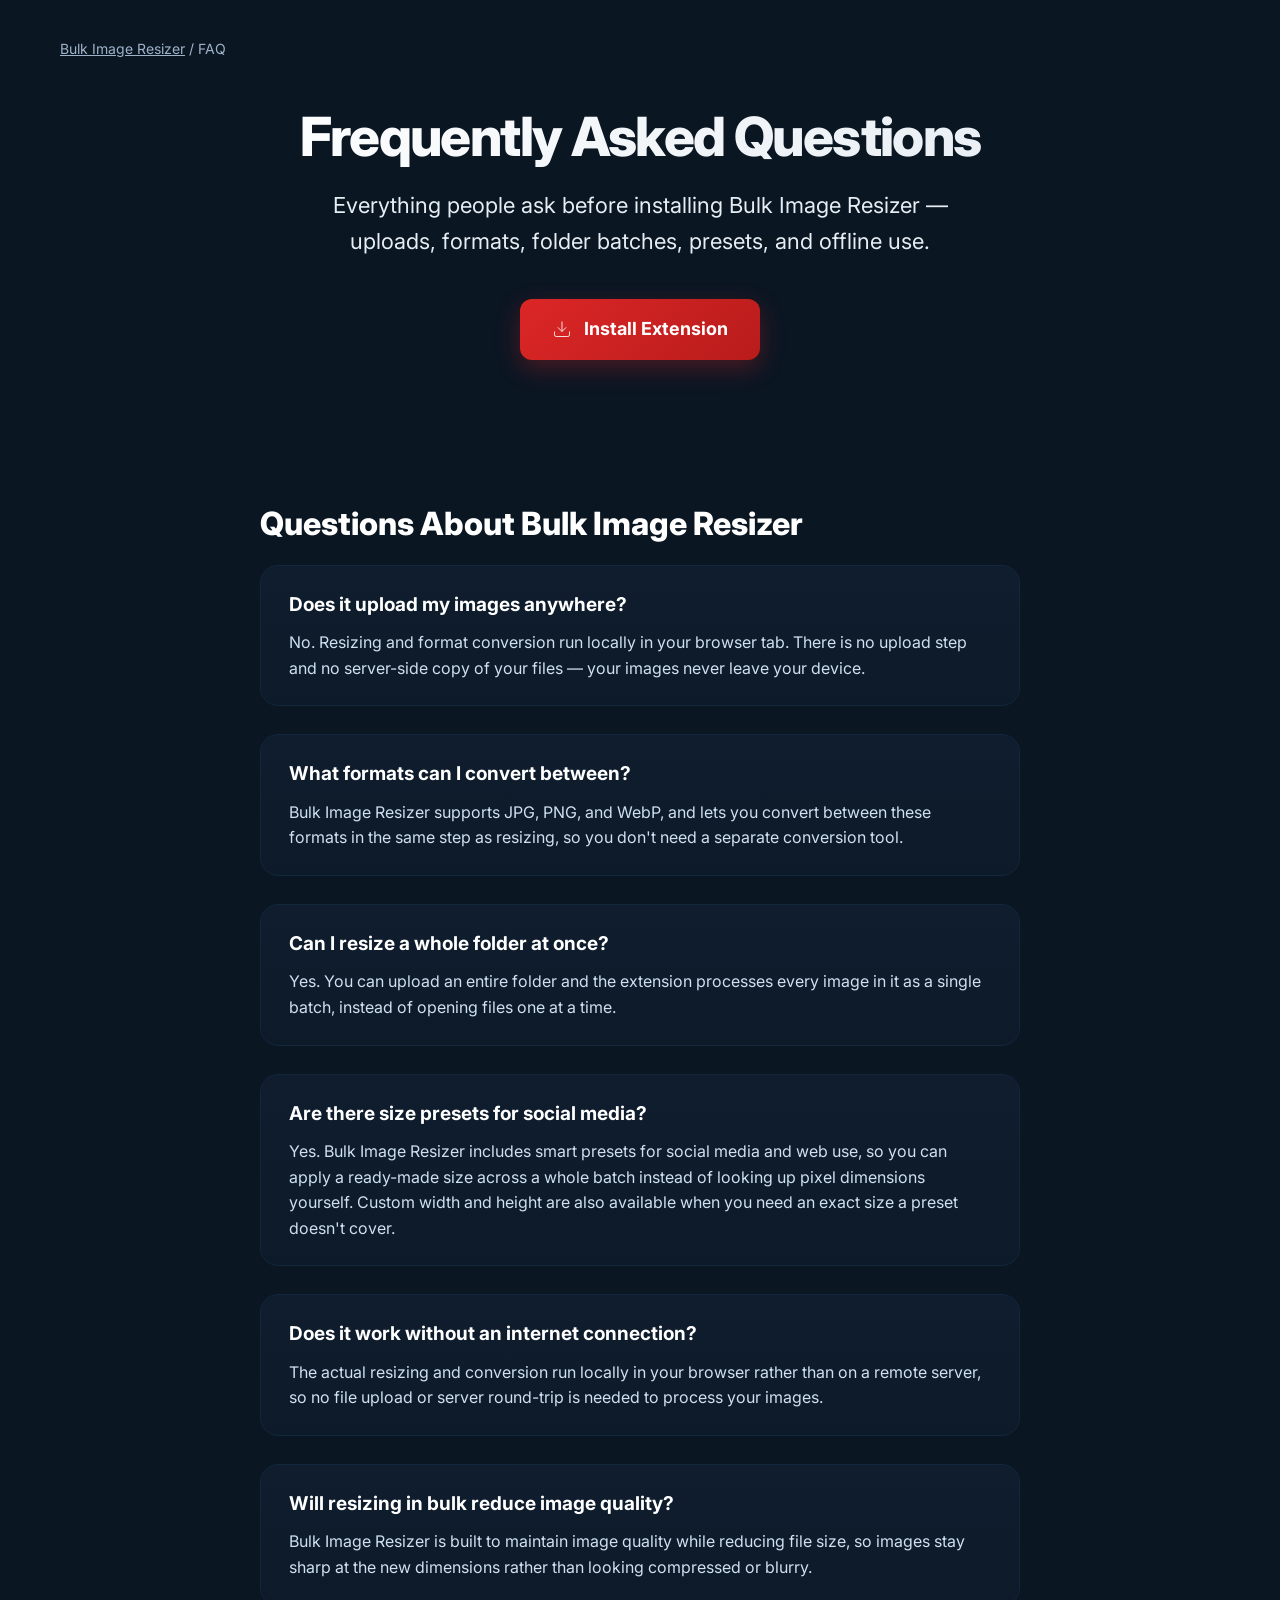
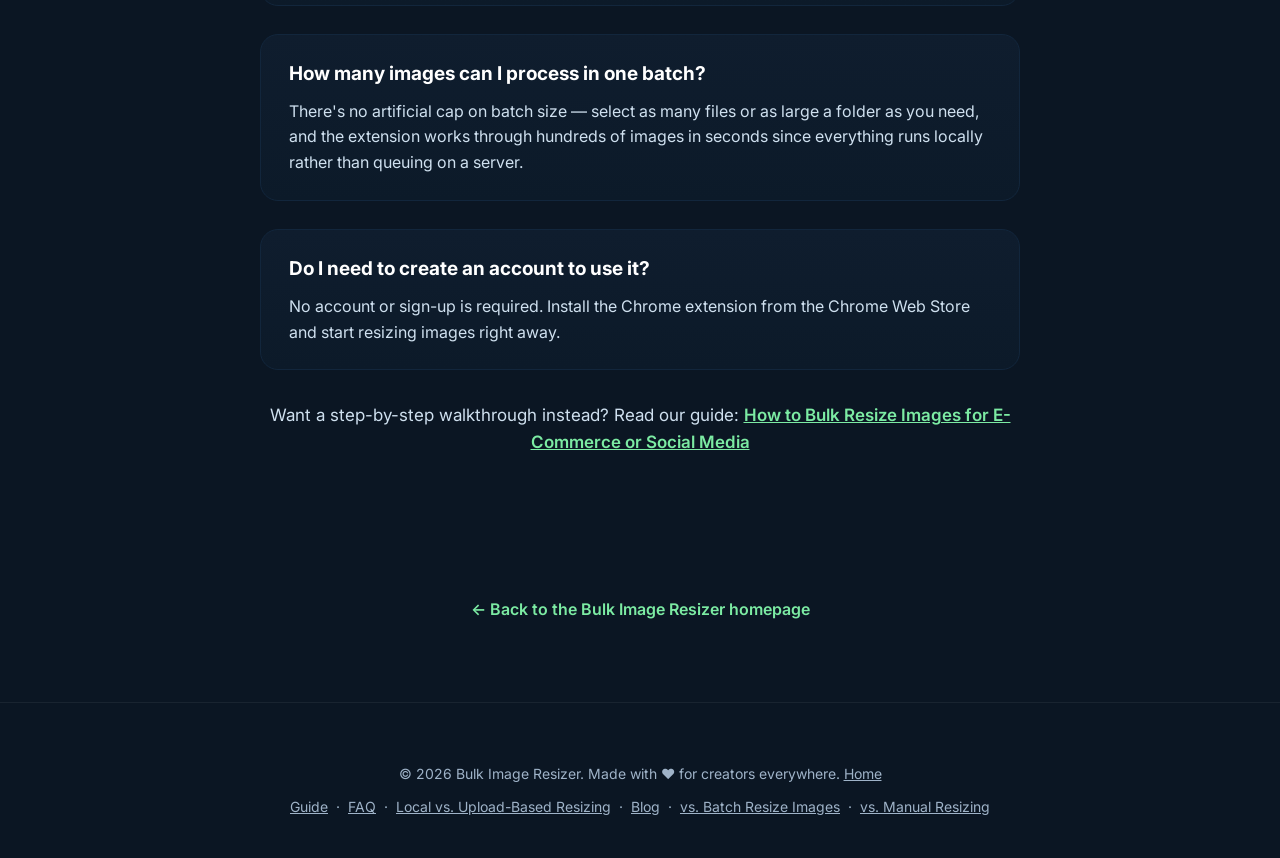
<file: faq/index.html>
<!DOCTYPE html>
<html lang="en">
<head>
  <meta charset="utf-8" />
  <meta name="viewport" content="width=device-width, initial-scale=1" />
  <title>FAQ — Bulk Image Resizer Chrome Extension</title>
  <meta name="description" content="Answers to common questions about Bulk Image Resizer: does it upload images, which formats it supports, folder batches, social media presets, and offline use." />
  <meta name="keywords" content="bulk image resizer faq, resize images in browser, batch image resizer chrome extension, bulk image resizer" />

  <!-- Canonical -->
  <link rel="canonical" href="https://bulk-image-resizer.com/faq/" />

  <!-- Open Graph -->
  <meta property="og:type" content="website" />
  <meta property="og:url" content="https://bulk-image-resizer.com/faq/" />
  <meta property="og:title" content="FAQ — Bulk Image Resizer Chrome Extension" />
  <meta property="og:description" content="Answers to common questions about Bulk Image Resizer: does it upload images, which formats it supports, folder batches, social media presets, and offline use." />
  <meta property="og:image" content="https://bulk-image-resizer.com/Landing_Screen_1.png" />
  <meta property="og:site_name" content="Bulk Image Resizer" />

  <!-- Twitter Card -->
  <meta name="twitter:card" content="summary_large_image" />
  <meta name="twitter:title" content="FAQ — Bulk Image Resizer Chrome Extension" />
  <meta name="twitter:description" content="Answers to common questions about Bulk Image Resizer: does it upload images, which formats it supports, folder batches, social media presets, and offline use." />
  <meta name="twitter:image" content="https://bulk-image-resizer.com/Landing_Screen_1.png" />

  <!-- Structured Data: FAQPage (matches visible Q&A below exactly) -->
  <script type="application/ld+json">
  {
    "@context": "https://schema.org",
    "@type": "FAQPage",
    "mainEntity": [
      {
        "@type": "Question",
        "name": "Does it upload my images anywhere?",
        "acceptedAnswer": {
          "@type": "Answer",
          "text": "No. Resizing and format conversion run locally in your browser tab. There is no upload step and no server-side copy of your files — your images never leave your device."
        }
      },
      {
        "@type": "Question",
        "name": "What formats can I convert between?",
        "acceptedAnswer": {
          "@type": "Answer",
          "text": "Bulk Image Resizer supports JPG, PNG, and WebP, and lets you convert between these formats in the same step as resizing, so you don't need a separate conversion tool."
        }
      },
      {
        "@type": "Question",
        "name": "Can I resize a whole folder at once?",
        "acceptedAnswer": {
          "@type": "Answer",
          "text": "Yes. You can upload an entire folder and the extension processes every image in it as a single batch, instead of opening files one at a time."
        }
      },
      {
        "@type": "Question",
        "name": "Are there size presets for social media?",
        "acceptedAnswer": {
          "@type": "Answer",
          "text": "Yes. Bulk Image Resizer includes smart presets for social media and web use, so you can apply a ready-made size across a whole batch instead of looking up pixel dimensions yourself. Custom width and height are also available when you need an exact size a preset doesn't cover."
        }
      },
      {
        "@type": "Question",
        "name": "Does it work without an internet connection?",
        "acceptedAnswer": {
          "@type": "Answer",
          "text": "The actual resizing and conversion run locally in your browser rather than on a remote server, so no file upload or server round-trip is needed to process your images."
        }
      },
      {
        "@type": "Question",
        "name": "Will resizing in bulk reduce image quality?",
        "acceptedAnswer": {
          "@type": "Answer",
          "text": "Bulk Image Resizer is built to maintain image quality while reducing file size, so images stay sharp at the new dimensions rather than looking compressed or blurry."
        }
      },
      {
        "@type": "Question",
        "name": "How many images can I process in one batch?",
        "acceptedAnswer": {
          "@type": "Answer",
          "text": "There's no artificial cap on batch size — select as many files or as large a folder as you need, and the extension works through hundreds of images in seconds since everything runs locally rather than queuing on a server."
        }
      },
      {
        "@type": "Question",
        "name": "Do I need to create an account to use it?",
        "acceptedAnswer": {
          "@type": "Answer",
          "text": "No account or sign-up is required. Install the Chrome extension from the Chrome Web Store and start resizing images right away."
        }
      }
    ]
  }
  </script>

  <!-- Google Tag Manager -->
  <script>(function(w,d,s,l,i){w[l]=w[l]||[];w[l].push({'gtm.start':
  new Date().getTime(),event:'gtm.js'});var f=d.getElementsByTagName(s)[0],
  j=d.createElement(s),dl=l!='dataLayer'?'&l='+l:'';j.async=true;j.src=
  'https://www.googletagmanager.com/gtm.js?id='+i+dl;f.parentNode.insertBefore(j,f);
  })(window,document,'script','dataLayer','GTM-MJVHKL4W');</script>
  <!-- End Google Tag Manager -->

  <!-- Umami -->
  <script defer src="https://cloud.umami.is/script.js" data-website-id="93c9dfe5-8eb3-4b94-a3b7-7828f1651d2e"></script>

  <!-- Favicons -->
  <link rel="icon" type="image/png" href="/favicon-96x96.png" sizes="96x96" />
  <link rel="icon" type="image/svg+xml" href="/favicon.svg" />
  <link rel="shortcut icon" href="/favicon.ico" />
  <link rel="apple-touch-icon" sizes="180x180" href="/apple-touch-icon.png" />
  <link rel="manifest" href="/site.webmanifest" />

  <!-- Typography -->
  <link rel="preconnect" href="https://fonts.googleapis.com">
  <link rel="preconnect" href="https://fonts.gstatic.com" crossorigin>
  <link href="https://fonts.googleapis.com/css2?family=Inter:wght@400;500;600;700;800&display=swap" rel="stylesheet">

  <link rel="stylesheet" href="/shared/base.css" />

  <style>
    .container{
      max-width: 1200px;
      margin: 0 auto;
      padding: 0 20px;
    }

    .breadcrumb{
      padding: 24px 0 0;
      font-size: 14px;
      color: var(--muted);
    }
    .breadcrumb a{ color: var(--muted); text-decoration: underline; }
    .breadcrumb a:hover{ color: var(--text-hero); }

    /* Header (page-unique: no top nav bar on this site; reset base.css's sticky-nav .header) */
    .header{
      padding: 32px 0 50px;
      text-align: center;
      position: static;
      background: none;
      border-bottom: none;
    }

    .hero{
      margin-bottom: 20px;
      padding: 0;
    }

    .hero h1{
      font-size: clamp(32px, 5.5vw, 54px);
      line-height:1.15;
      letter-spacing:-.03em;
      margin:0 0 20px;
      font-weight: 800;
      color:#fff;
      text-wrap: balance;
      max-width: 900px;
      margin-left: auto;
      margin-right: auto;
    }

    .hero p{
      font-size: clamp(18px, 2.5vw, 22px);
      color: var(--text-hero);
      margin: 0 0 40px;
      max-width: 680px;
      margin-left: auto;
      margin-right: auto;
    }

    .cta-button{
      display: inline-flex;
      align-items: center;
      gap: 12px;
      background: linear-gradient(135deg, #dc2626, #b91c1c);
      color: white;
      text-decoration: none;
      font-weight: 700;
      font-size: 18px;
      padding: 16px 32px;
      border-radius: 12px;
      box-shadow: 0 8px 24px rgba(220, 38, 38, .3);
      transition: all 0.3s ease;
      border: none;
      cursor: pointer;
    }

    .cta-button:hover{
      transform: translateY(-2px);
      box-shadow: 0 12px 32px rgba(220, 38, 38, .4);
      background: linear-gradient(135deg, #ef4444, #dc2626);
    }

    .cta-button svg{
      width: 20px;
      height: 20px;
    }

    /* Sections */
    .features-section{
      margin: 40px 0 80px;
    }

    .features-section h2{
      font-size: clamp(26px, 3.6vw, 36px);
      font-weight: 700;
      text-align: center;
      margin: 0 0 32px;
      color: #fff;
    }

    .faq-list{
      max-width:800px;
      margin:0 auto;
    }

    .faq-item{
      margin-bottom:28px;
      background: linear-gradient(180deg, var(--card-bg), var(--card-bg-2));
      border: 1px solid var(--card-border);
      border-radius: var(--radius);
      padding: 24px 28px;
    }

    .faq-item h3{
      color:#fff;
      font-size:19px;
      margin:0 0 10px;
    }

    .faq-item p{
      color: var(--text-muted);
      margin:0;
      font-size: 16px;
    }

    .home-link-wrap{
      text-align:center;
      margin-top: 60px;
    }
    .home-link-wrap a{
      color: var(--accent);
      font-weight: 600;
      text-decoration: none;
    }
    .home-link-wrap a:hover{ text-decoration: underline; }

    .footer{
      text-align: center;
      padding: 60px 0 40px;
      border-top: 1px solid rgba(255,255,255,.06);
      margin-top: 80px;
    }

    .footer p{
      color: var(--muted);
      margin: 0;
      font-size: 14px;
    }

    .footer a{ color: var(--muted); }

    @media (max-width: 768px) {
      .container{
        padding: 0 16px;
      }
      .hero{
        margin-bottom: 40px;
      }
      .features-section{
        margin: 50px 0;
      }
    }

    /* Text/table sections: block layout, centred column aligned with .prose */
    section.article-body{ max-width: 760px; margin-left: auto; margin-right: auto; }
  </style>
</head>
<body>
  <!-- Google Tag Manager (noscript) -->
  <noscript><iframe src="https://www.googletagmanager.com/ns.html?id=GTM-MJVHKL4W"
  height="0" width="0" style="display:none;visibility:hidden"></iframe></noscript>
  <!-- End Google Tag Manager (noscript) -->

  <div class="container">
    <p class="breadcrumb"><a href="/">Bulk Image Resizer</a> / FAQ</p>

    <!-- Header -->
    <header class="header">
      <div class="hero">
        <h1>Frequently Asked Questions</h1>
        <p>Everything people ask before installing Bulk Image Resizer — uploads, formats, folder batches, presets, and offline use.</p>
        <a href="https://chromewebstore.google.com/detail/bulk-image-resizer/apbofiadpimeihiapjhjcpjjboibkeoh?hl=en" class="cta-button" target="_blank">
          <svg viewBox="0 0 24 24" fill="none" stroke="currentColor">
            <path d="M21 15v4a2 2 0 0 1-2 2H5a2 2 0 0 1-2-2v-4"/>
            <polyline points="7,10 12,15 17,10"/>
            <line x1="12" y1="15" x2="12" y2="3"/>
          </svg>
          Install Extension
        </a>
      </div>
    </header>

    <!-- FAQ Section -->
    <section class="article-body">
      <h2>Questions About Bulk Image Resizer</h2>
      <div class="faq-list">
        <div class="faq-item">
          <h3>Does it upload my images anywhere?</h3>
          <p>No. Resizing and format conversion run locally in your browser tab. There is no upload step and no server-side copy of your files — your images never leave your device.</p>
        </div>
        <div class="faq-item">
          <h3>What formats can I convert between?</h3>
          <p>Bulk Image Resizer supports JPG, PNG, and WebP, and lets you convert between these formats in the same step as resizing, so you don't need a separate conversion tool.</p>
        </div>
        <div class="faq-item">
          <h3>Can I resize a whole folder at once?</h3>
          <p>Yes. You can upload an entire folder and the extension processes every image in it as a single batch, instead of opening files one at a time.</p>
        </div>
        <div class="faq-item">
          <h3>Are there size presets for social media?</h3>
          <p>Yes. Bulk Image Resizer includes smart presets for social media and web use, so you can apply a ready-made size across a whole batch instead of looking up pixel dimensions yourself. Custom width and height are also available when you need an exact size a preset doesn't cover.</p>
        </div>
        <div class="faq-item">
          <h3>Does it work without an internet connection?</h3>
          <p>The actual resizing and conversion run locally in your browser rather than on a remote server, so no file upload or server round-trip is needed to process your images.</p>
        </div>
        <div class="faq-item">
          <h3>Will resizing in bulk reduce image quality?</h3>
          <p>Bulk Image Resizer is built to maintain image quality while reducing file size, so images stay sharp at the new dimensions rather than looking compressed or blurry.</p>
        </div>
        <div class="faq-item">
          <h3>How many images can I process in one batch?</h3>
          <p>There's no artificial cap on batch size — select as many files or as large a folder as you need, and the extension works through hundreds of images in seconds since everything runs locally rather than queuing on a server.</p>
        </div>
        <div class="faq-item">
          <h3>Do I need to create an account to use it?</h3>
          <p>No account or sign-up is required. Install the Chrome extension from the Chrome Web Store and start resizing images right away.</p>
        </div>
      </div>
      <p style="text-align:center;margin-top:32px;color:var(--text-muted);">
        Want a step-by-step walkthrough instead? Read our guide:
        <a href="/guide/" style="color:var(--accent);font-weight:600;">How to Bulk Resize Images for E-Commerce or Social Media</a>
      </p>
    </section>

    <div class="home-link-wrap">
      <a href="/">&larr; Back to the Bulk Image Resizer homepage</a>
    </div>
  </div>

  <!-- Footer -->
  <footer class="footer">
    <div class="container">
      <p>© 2026 Bulk Image Resizer. Made with ❤️ for creators everywhere. <a href="/">Home</a></p>
      <p style="margin-top:10px;">
        <a href="/guide/">Guide</a> &nbsp;·&nbsp; <a href="/faq/">FAQ</a> &nbsp;·&nbsp; <a href="/local-processing/">Local vs. Upload-Based Resizing</a> &nbsp;·&nbsp; <a href="/blog/">Blog</a> &nbsp;·&nbsp; <a href="/vs-batch-resize-images/">vs. Batch Resize Images</a> &nbsp;·&nbsp; <a href="/vs-manual-resizing/">vs. Manual Resizing</a>
      </p>
    </div>
  </footer>

</body>
</html>
</file>
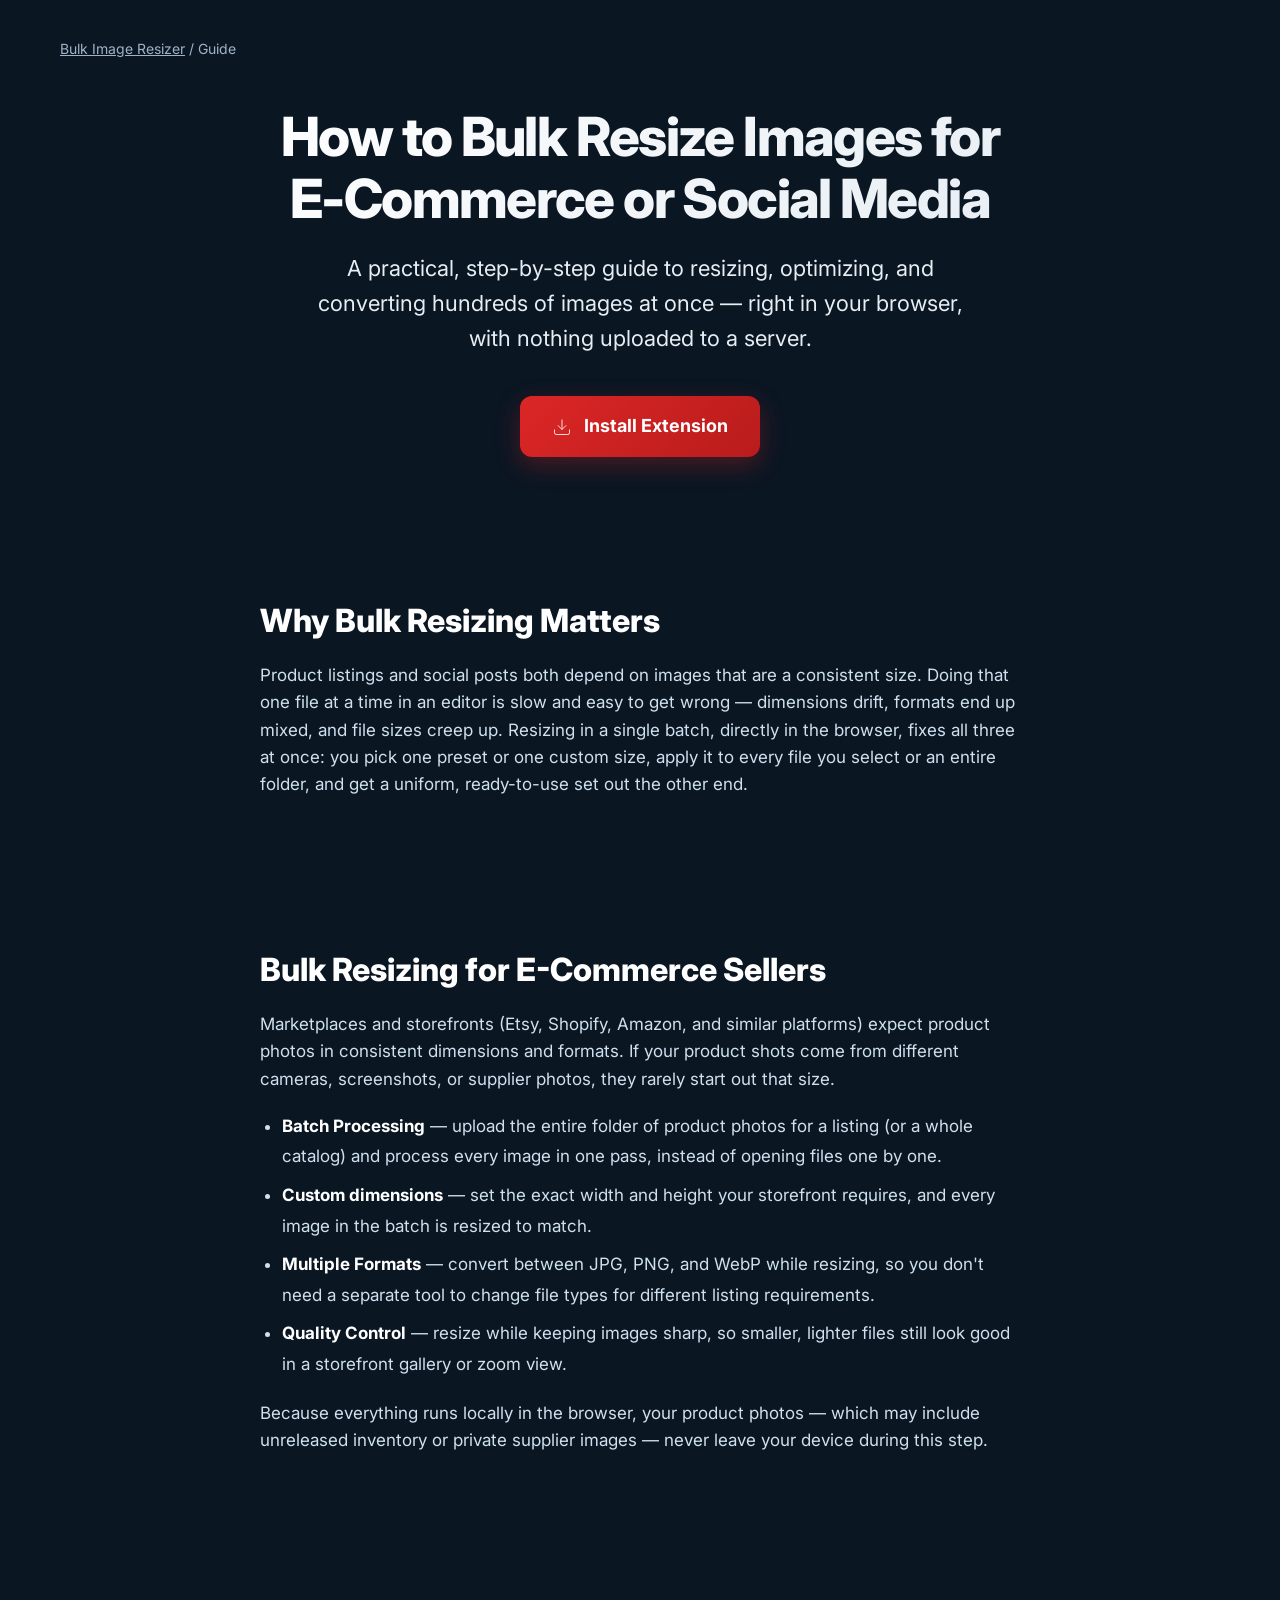
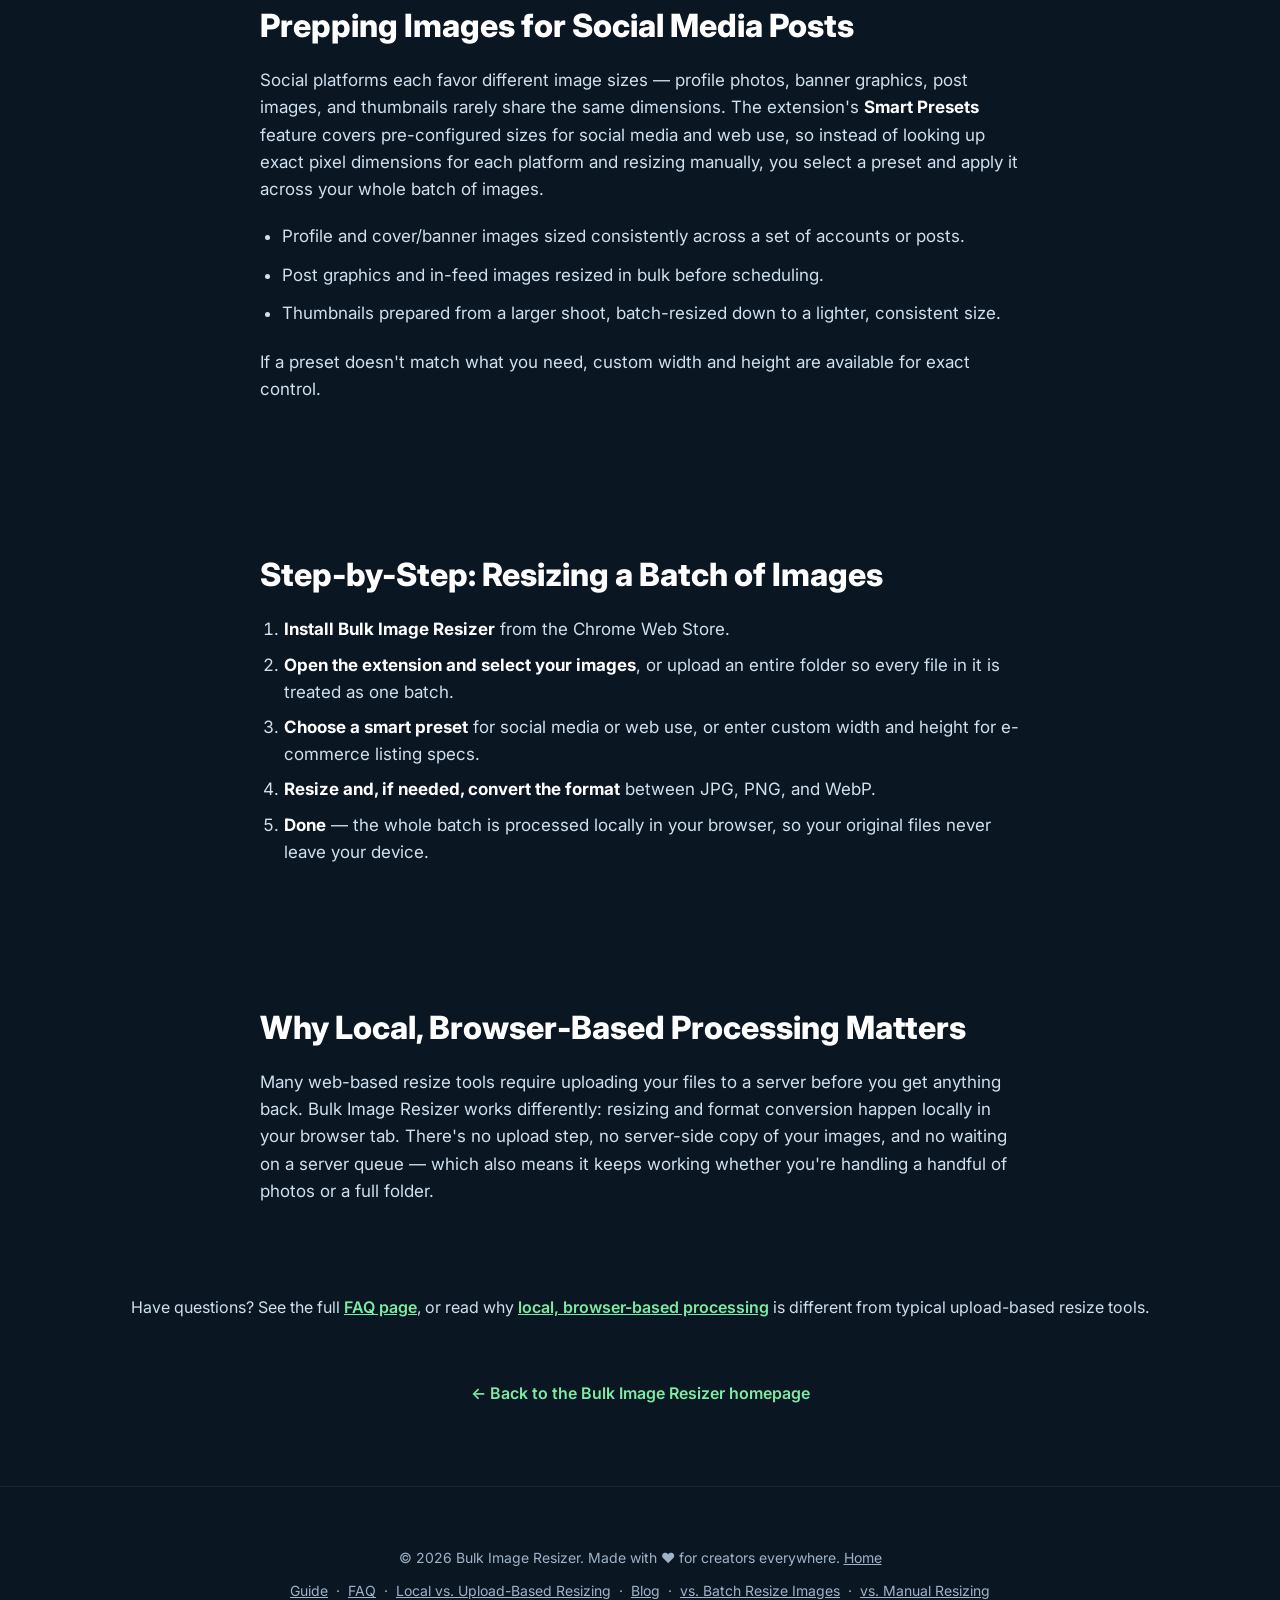
<file: guide/index.html>
<!DOCTYPE html>
<html lang="en">
<head>
  <meta charset="utf-8" />
  <meta name="viewport" content="width=device-width, initial-scale=1" />
  <title>How to Bulk Resize Images for E-Commerce & Social Media | Bulk Image Resizer</title>
  <meta name="description" content="A step-by-step guide to resizing and converting images in bulk for e-commerce listings and social media posts — Chrome extension, 100% local processing, no uploads." />
  <meta name="keywords" content="resize and convert images in bulk, batch resize images for social media, bulk image resizer for e-commerce, resize multiple images at once" />

  <!-- Canonical -->
  <link rel="canonical" href="https://bulk-image-resizer.com/guide/" />

  <!-- Open Graph -->
  <meta property="og:type" content="article" />
  <meta property="og:url" content="https://bulk-image-resizer.com/guide/" />
  <meta property="og:title" content="How to Bulk Resize Images for E-Commerce & Social Media" />
  <meta property="og:description" content="A step-by-step guide to resizing and converting images in bulk for e-commerce listings and social media posts — Chrome extension, 100% local processing, no uploads." />
  <meta property="og:image" content="https://bulk-image-resizer.com/Landing_Screen_1.png" />
  <meta property="og:site_name" content="Bulk Image Resizer" />

  <!-- Twitter Card -->
  <meta name="twitter:card" content="summary_large_image" />
  <meta name="twitter:title" content="How to Bulk Resize Images for E-Commerce & Social Media" />
  <meta name="twitter:description" content="A step-by-step guide to resizing and converting images in bulk for e-commerce listings and social media posts — Chrome extension, 100% local processing, no uploads." />
  <meta name="twitter:image" content="https://bulk-image-resizer.com/Landing_Screen_1.png" />

  <!-- Structured Data: HowTo -->
  <script type="application/ld+json">
  {
    "@context": "https://schema.org",
    "@type": "HowTo",
    "name": "How to Bulk Resize Images for E-Commerce or Social Media",
    "description": "Resize, optimize, and convert hundreds of product photos or social media images at once using the Bulk Image Resizer Chrome extension.",
    "step": [
      {
        "@type": "HowToStep",
        "name": "Install the extension",
        "text": "Install Bulk Image Resizer from the Chrome Web Store."
      },
      {
        "@type": "HowToStep",
        "name": "Select your images or a whole folder",
        "text": "Open the extension and select the images you want to resize, or upload an entire folder so every file in it is processed as one batch."
      },
      {
        "@type": "HowToStep",
        "name": "Pick a preset or set custom dimensions",
        "text": "Choose a smart preset for social media or web use, or enter custom width and height for e-commerce listing requirements."
      },
      {
        "@type": "HowToStep",
        "name": "Resize and convert",
        "text": "Resize and, if needed, convert the format between JPG, PNG, and WebP — all processed locally in your browser, so the images never leave your device."
      }
    ]
  }
  </script>

  <!-- Google Tag Manager -->
  <script>(function(w,d,s,l,i){w[l]=w[l]||[];w[l].push({'gtm.start':
  new Date().getTime(),event:'gtm.js'});var f=d.getElementsByTagName(s)[0],
  j=d.createElement(s),dl=l!='dataLayer'?'&l='+l:'';j.async=true;j.src=
  'https://www.googletagmanager.com/gtm.js?id='+i+dl;f.parentNode.insertBefore(j,f);
  })(window,document,'script','dataLayer','GTM-MJVHKL4W');</script>
  <!-- End Google Tag Manager -->

  <!-- Umami -->
  <script defer src="https://cloud.umami.is/script.js" data-website-id="93c9dfe5-8eb3-4b94-a3b7-7828f1651d2e"></script>

  <!-- Favicons -->
  <link rel="icon" type="image/png" href="/favicon-96x96.png" sizes="96x96" />
  <link rel="icon" type="image/svg+xml" href="/favicon.svg" />
  <link rel="shortcut icon" href="/favicon.ico" />
  <link rel="apple-touch-icon" sizes="180x180" href="/apple-touch-icon.png" />
  <link rel="manifest" href="/site.webmanifest" />

  <!-- Typography -->
  <link rel="preconnect" href="https://fonts.googleapis.com">
  <link rel="preconnect" href="https://fonts.gstatic.com" crossorigin>
  <link href="https://fonts.googleapis.com/css2?family=Inter:wght@400;500;600;700;800&display=swap" rel="stylesheet">

  <link rel="stylesheet" href="/shared/base.css" />

  <style>
    .container{
      max-width: 1200px;
      margin: 0 auto;
      padding: 0 20px;
    }

    .breadcrumb{
      padding: 24px 0 0;
      font-size: 14px;
      color: var(--muted);
    }
    .breadcrumb a{ color: var(--muted); text-decoration: underline; }
    .breadcrumb a:hover{ color: var(--text-hero); }

    /* Header (page-unique: no top nav bar on this site; reset base.css's sticky-nav .header) */
    .header{
      padding: 32px 0 50px;
      text-align: center;
      position: static;
      background: none;
      border-bottom: none;
    }

    .hero{
      margin-bottom: 20px;
      padding: 0;
    }

    .hero h1{
      font-size: clamp(32px, 5.5vw, 54px);
      line-height:1.15;
      letter-spacing:-.03em;
      margin:0 0 20px;
      font-weight: 800;
      color:#fff;
      text-wrap: balance;
      max-width: 900px;
      margin-left: auto;
      margin-right: auto;
    }

    .hero p{
      font-size: clamp(18px, 2.5vw, 22px);
      color: var(--text-hero);
      margin: 0 0 40px;
      max-width: 680px;
      margin-left: auto;
      margin-right: auto;
    }

    .cta-button{
      display: inline-flex;
      align-items: center;
      gap: 12px;
      background: linear-gradient(135deg, #dc2626, #b91c1c);
      color: white;
      text-decoration: none;
      font-weight: 700;
      font-size: 18px;
      padding: 16px 32px;
      border-radius: 12px;
      box-shadow: 0 8px 24px rgba(220, 38, 38, .3);
      transition: all 0.3s ease;
      border: none;
      cursor: pointer;
    }

    .cta-button:hover{
      transform: translateY(-2px);
      box-shadow: 0 12px 32px rgba(220, 38, 38, .4);
      background: linear-gradient(135deg, #ef4444, #dc2626);
    }

    .cta-button svg{
      width: 20px;
      height: 20px;
    }

    /* Sections */
    .features-section{
      margin: 40px 0 80px;
    }

    .features-section h2{
      font-size: clamp(26px, 3.6vw, 36px);
      font-weight: 700;
      text-align: center;
      margin: 0 0 32px;
      color: #fff;
    }

    .prose{
      max-width:760px;
      margin:0 auto;
      color:var(--text-muted);
      font-size:17px;
    }

    .prose p{ margin: 0 0 18px; }
    .prose ul, .prose ol{ padding-left: 22px; line-height: 1.8; }
    .prose li{ margin-bottom: 8px; }
    .prose strong{ color:#fff; }

    .home-link-wrap{
      text-align:center;
      margin-top: 60px;
    }
    .home-link-wrap a{
      color: var(--accent);
      font-weight: 600;
      text-decoration: none;
    }
    .home-link-wrap a:hover{ text-decoration: underline; }

    .footer{
      text-align: center;
      padding: 60px 0 40px;
      border-top: 1px solid rgba(255,255,255,.06);
      margin-top: 80px;
    }

    .footer p{
      color: var(--muted);
      margin: 0;
      font-size: 14px;
    }

    .footer a{ color: var(--muted); }

    @media (max-width: 768px) {
      .container{
        padding: 0 16px;
      }
      .hero{
        margin-bottom: 40px;
      }
      .features-section{
        margin: 50px 0;
      }
    }

    /* Text/table sections: block layout, centred column aligned with .prose */
    section.article-body{ max-width: 760px; margin-left: auto; margin-right: auto; }
  </style>
</head>
<body>
  <!-- Google Tag Manager (noscript) -->
  <noscript><iframe src="https://www.googletagmanager.com/ns.html?id=GTM-MJVHKL4W"
  height="0" width="0" style="display:none;visibility:hidden"></iframe></noscript>
  <!-- End Google Tag Manager (noscript) -->

  <div class="container">
    <p class="breadcrumb"><a href="/">Bulk Image Resizer</a> / Guide</p>

    <!-- Header -->
    <header class="header">
      <div class="hero">
        <h1>How to Bulk Resize Images for E-Commerce or Social Media</h1>
        <p>A practical, step-by-step guide to resizing, optimizing, and converting hundreds of images at once — right in your browser, with nothing uploaded to a server.</p>
        <a href="https://chromewebstore.google.com/detail/bulk-image-resizer/apbofiadpimeihiapjhjcpjjboibkeoh?hl=en" class="cta-button" target="_blank">
          <svg viewBox="0 0 24 24" fill="none" stroke="currentColor">
            <path d="M21 15v4a2 2 0 0 1-2 2H5a2 2 0 0 1-2-2v-4"/>
            <polyline points="7,10 12,15 17,10"/>
            <line x1="12" y1="15" x2="12" y2="3"/>
          </svg>
          Install Extension
        </a>
      </div>
    </header>

    <!-- Why it matters -->
    <section class="article-body">
      <h2>Why Bulk Resizing Matters</h2>
      <div class="prose">
        <p>
          Product listings and social posts both depend on images that are a consistent size. Doing that one file at a time in an editor is slow and easy to get wrong — dimensions drift, formats end up mixed, and file sizes creep up. Resizing in a single batch, directly in the browser, fixes all three at once: you pick one preset or one custom size, apply it to every file you select or an entire folder, and get a uniform, ready-to-use set out the other end.
        </p>
      </div>
    </section>

    <!-- E-commerce section -->
    <section class="article-body">
      <h2>Bulk Resizing for E-Commerce Sellers</h2>
      <div class="prose">
        <p>
          Marketplaces and storefronts (Etsy, Shopify, Amazon, and similar platforms) expect product photos in consistent dimensions and formats. If your product shots come from different cameras, screenshots, or supplier photos, they rarely start out that size.
        </p>
        <ul>
          <li><strong>Batch Processing</strong> — upload the entire folder of product photos for a listing (or a whole catalog) and process every image in one pass, instead of opening files one by one.</li>
          <li><strong>Custom dimensions</strong> — set the exact width and height your storefront requires, and every image in the batch is resized to match.</li>
          <li><strong>Multiple Formats</strong> — convert between JPG, PNG, and WebP while resizing, so you don't need a separate tool to change file types for different listing requirements.</li>
          <li><strong>Quality Control</strong> — resize while keeping images sharp, so smaller, lighter files still look good in a storefront gallery or zoom view.</li>
        </ul>
        <p>
          Because everything runs locally in the browser, your product photos — which may include unreleased inventory or private supplier images — never leave your device during this step.
        </p>
      </div>
    </section>

    <!-- Social media section -->
    <section class="article-body">
      <h2>Prepping Images for Social Media Posts</h2>
      <div class="prose">
        <p>
          Social platforms each favor different image sizes — profile photos, banner graphics, post images, and thumbnails rarely share the same dimensions. The extension's <strong>Smart Presets</strong> feature covers pre-configured sizes for social media and web use, so instead of looking up exact pixel dimensions for each platform and resizing manually, you select a preset and apply it across your whole batch of images.
        </p>
        <ul>
          <li>Profile and cover/banner images sized consistently across a set of accounts or posts.</li>
          <li>Post graphics and in-feed images resized in bulk before scheduling.</li>
          <li>Thumbnails prepared from a larger shoot, batch-resized down to a lighter, consistent size.</li>
        </ul>
        <p>
          If a preset doesn't match what you need, custom width and height are available for exact control.
        </p>
      </div>
    </section>

    <!-- Step by step -->
    <section class="article-body">
      <h2>Step-by-Step: Resizing a Batch of Images</h2>
      <ol class="prose" style="margin:0 auto;">
        <li><strong>Install Bulk Image Resizer</strong> from the Chrome Web Store.</li>
        <li><strong>Open the extension and select your images</strong>, or upload an entire folder so every file in it is treated as one batch.</li>
        <li><strong>Choose a smart preset</strong> for social media or web use, or enter custom width and height for e-commerce listing specs.</li>
        <li><strong>Resize and, if needed, convert the format</strong> between JPG, PNG, and WebP.</li>
        <li><strong>Done</strong> — the whole batch is processed locally in your browser, so your original files never leave your device.</li>
      </ol>
    </section>

    <!-- Why local processing matters -->
    <section class="article-body">
      <h2>Why Local, Browser-Based Processing Matters</h2>
      <div class="prose">
        <p>
          Many web-based resize tools require uploading your files to a server before you get anything back. Bulk Image Resizer works differently: resizing and format conversion happen locally in your browser tab. There's no upload step, no server-side copy of your images, and no waiting on a server queue — which also means it keeps working whether you're handling a handful of photos or a full folder.
        </p>
      </div>
    </section>

    <p style="text-align:center;margin-top:12px;color:var(--text-muted);">
      Have questions? See the full <a href="/faq/" style="color:var(--accent);font-weight:600;">FAQ page</a>, or read why
      <a href="/local-processing/" style="color:var(--accent);font-weight:600;">local, browser-based processing</a> is different from typical upload-based resize tools.
    </p>

    <div class="home-link-wrap">
      <a href="/">&larr; Back to the Bulk Image Resizer homepage</a>
    </div>
  </div>

  <!-- Footer -->
  <footer class="footer">
    <div class="container">
      <p>© 2026 Bulk Image Resizer. Made with ❤️ for creators everywhere. <a href="/">Home</a></p>
      <p style="margin-top:10px;">
        <a href="/guide/">Guide</a> &nbsp;·&nbsp; <a href="/faq/">FAQ</a> &nbsp;·&nbsp; <a href="/local-processing/">Local vs. Upload-Based Resizing</a> &nbsp;·&nbsp; <a href="/blog/">Blog</a> &nbsp;·&nbsp; <a href="/vs-batch-resize-images/">vs. Batch Resize Images</a> &nbsp;·&nbsp; <a href="/vs-manual-resizing/">vs. Manual Resizing</a>
      </p>
    </div>
  </footer>

</body>
</html>
</file>
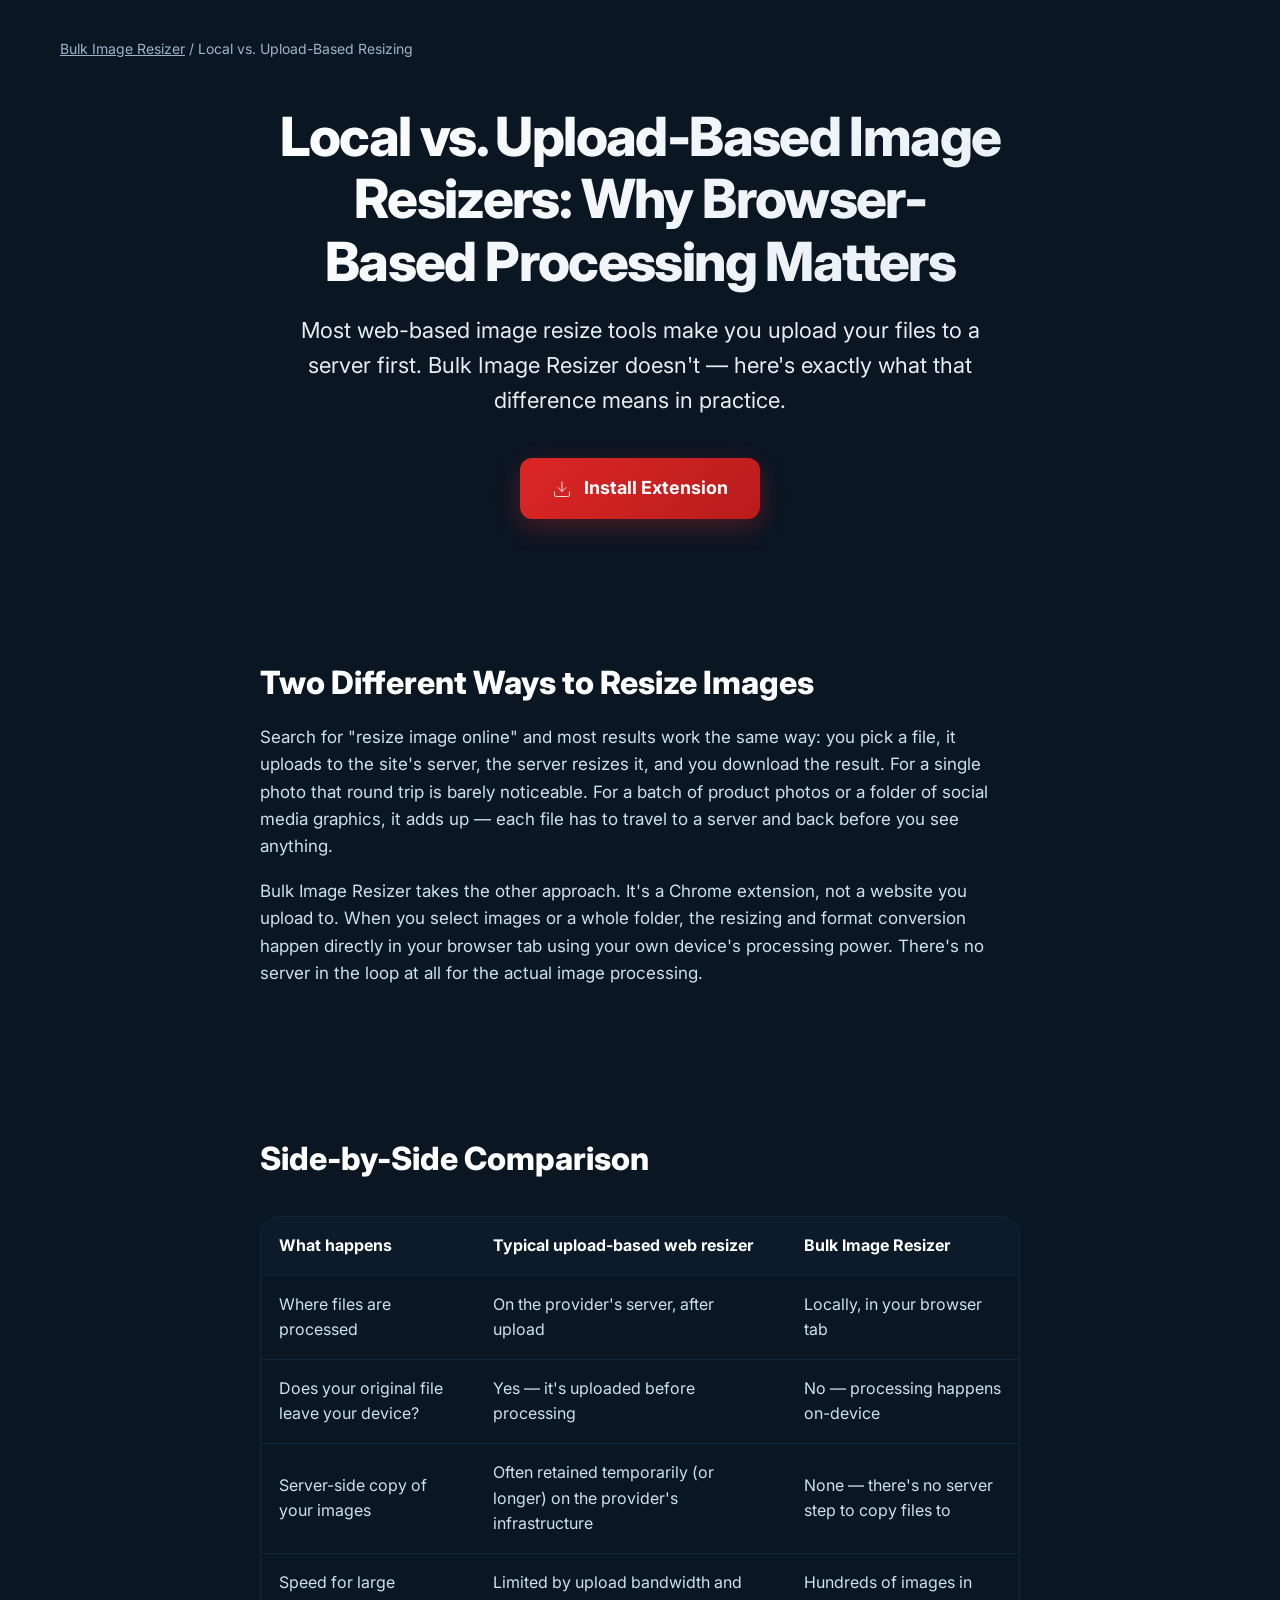
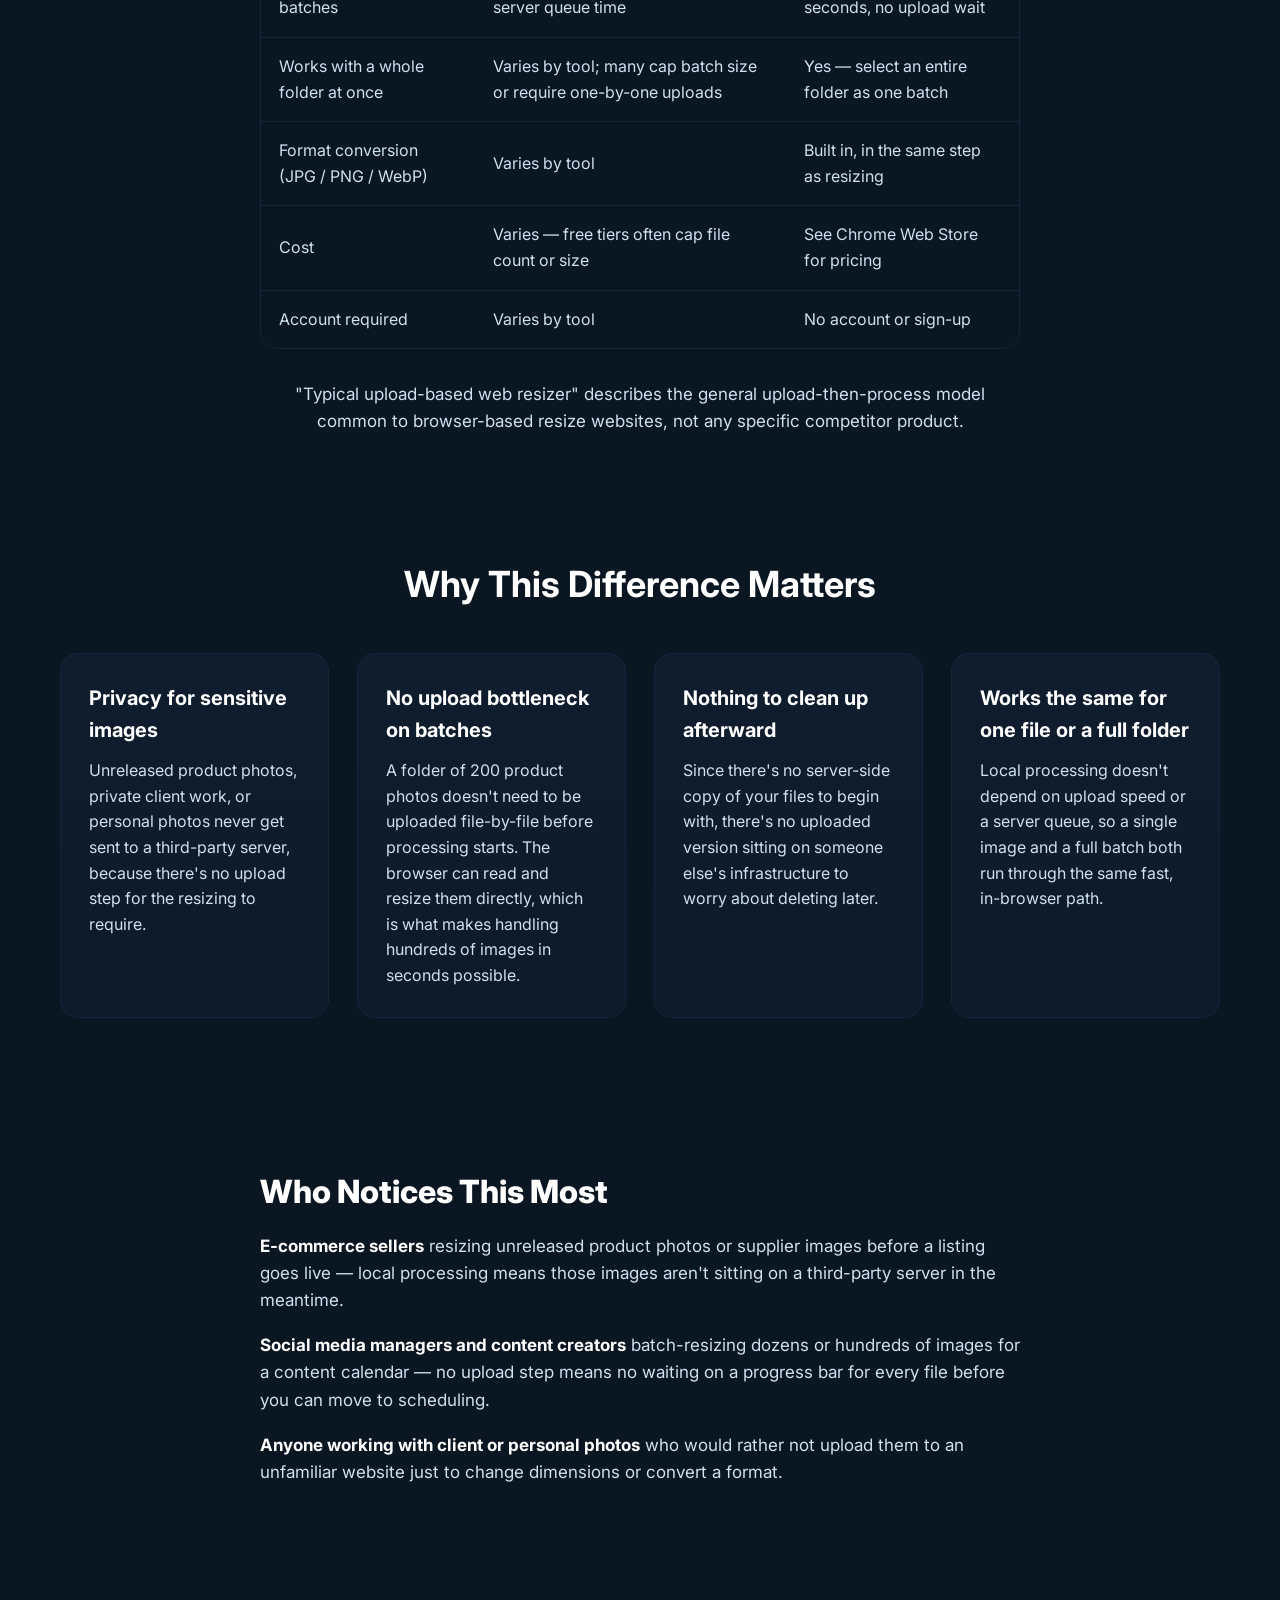
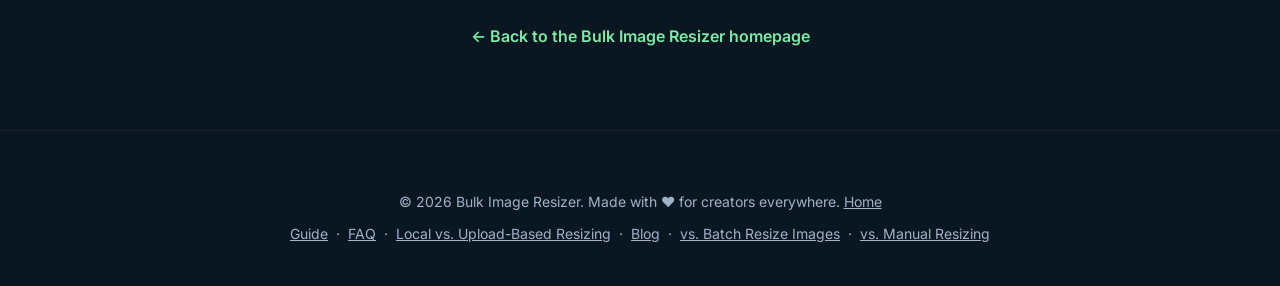
<file: local-processing/index.html>
<!DOCTYPE html>
<html lang="en">
<head>
  <meta charset="utf-8" />
  <meta name="viewport" content="width=device-width, initial-scale=1" />
  <title>Local vs. Upload-Based Image Resizers — Why Browser-Based Processing Matters</title>
  <meta name="description" content="Compare browser-based, local image resizing with typical upload-based web resize tools: what happens to your files, speed, batch limits, and privacy. See how Bulk Image Resizer differs." />
  <meta name="keywords" content="resize images in browser, local image resizer, no upload image resizer, batch image resizer chrome extension, bulk image resizer" />

  <!-- Canonical -->
  <link rel="canonical" href="https://bulk-image-resizer.com/local-processing/" />

  <!-- Open Graph -->
  <meta property="og:type" content="article" />
  <meta property="og:url" content="https://bulk-image-resizer.com/local-processing/" />
  <meta property="og:title" content="Local vs. Upload-Based Image Resizers — Why Browser-Based Processing Matters" />
  <meta property="og:description" content="Compare browser-based, local image resizing with typical upload-based web resize tools: what happens to your files, speed, batch limits, and privacy." />
  <meta property="og:image" content="https://bulk-image-resizer.com/Landing_Screen_1.png" />
  <meta property="og:site_name" content="Bulk Image Resizer" />

  <!-- Twitter Card -->
  <meta name="twitter:card" content="summary_large_image" />
  <meta name="twitter:title" content="Local vs. Upload-Based Image Resizers — Why Browser-Based Processing Matters" />
  <meta name="twitter:description" content="Compare browser-based, local image resizing with typical upload-based web resize tools: what happens to your files, speed, batch limits, and privacy." />
  <meta name="twitter:image" content="https://bulk-image-resizer.com/Landing_Screen_1.png" />

  <!-- Structured Data -->
  <script type="application/ld+json">
  {
    "@context": "https://schema.org",
    "@type": "Article",
    "headline": "Local vs. Upload-Based Image Resizers — Why Browser-Based Processing Matters",
    "description": "A comparison of local, browser-based image resizing with typical upload-based web resize tools, covering what happens to your files, speed, batch size, and privacy.",
    "url": "https://bulk-image-resizer.com/local-processing/",
    "publisher": {
      "@type": "Organization",
      "name": "Bulk Image Resizer",
      "url": "https://bulk-image-resizer.com/"
    }
  }
  </script>

  <!-- Google Tag Manager -->
  <script>(function(w,d,s,l,i){w[l]=w[l]||[];w[l].push({'gtm.start':
  new Date().getTime(),event:'gtm.js'});var f=d.getElementsByTagName(s)[0],
  j=d.createElement(s),dl=l!='dataLayer'?'&l='+l:'';j.async=true;j.src=
  'https://www.googletagmanager.com/gtm.js?id='+i+dl;f.parentNode.insertBefore(j,f);
  })(window,document,'script','dataLayer','GTM-MJVHKL4W');</script>
  <!-- End Google Tag Manager -->

  <!-- Umami -->
  <script defer src="https://cloud.umami.is/script.js" data-website-id="93c9dfe5-8eb3-4b94-a3b7-7828f1651d2e"></script>

  <!-- Favicons -->
  <link rel="icon" type="image/png" href="/favicon-96x96.png" sizes="96x96" />
  <link rel="icon" type="image/svg+xml" href="/favicon.svg" />
  <link rel="shortcut icon" href="/favicon.ico" />
  <link rel="apple-touch-icon" sizes="180x180" href="/apple-touch-icon.png" />
  <link rel="manifest" href="/site.webmanifest" />

  <!-- Typography -->
  <link rel="preconnect" href="https://fonts.googleapis.com">
  <link rel="preconnect" href="https://fonts.gstatic.com" crossorigin>
  <link href="https://fonts.googleapis.com/css2?family=Inter:wght@400;500;600;700;800&display=swap" rel="stylesheet">

  <link rel="stylesheet" href="/shared/base.css" />

  <style>
    :root{
      --shadow-lg:0 32px 80px rgba(0,0,0,.4), 0 4px 16px rgba(0,0,0,.3);
    }

    .container{
      max-width: 1200px;
      margin: 0 auto;
      padding: 0 20px;
    }

    .breadcrumb{
      padding: 24px 0 0;
      font-size: 14px;
      color: var(--muted);
    }
    .breadcrumb a{ color: var(--muted); text-decoration: underline; }
    .breadcrumb a:hover{ color: var(--text-hero); }

    /* Header (page-unique: no top nav bar on this site; reset base.css's sticky-nav .header) */
    .header{
      padding: 32px 0 50px;
      text-align: center;
      position: static;
      background: none;
      border-bottom: none;
    }

    .hero{
      margin-bottom: 20px;
      padding: 0;
    }

    .hero h1{
      font-size: clamp(32px, 5.5vw, 54px);
      line-height:1.15;
      letter-spacing:-.03em;
      margin:0 0 20px;
      font-weight: 800;
      color:#fff;
      text-wrap: balance;
      max-width: 900px;
      margin-left: auto;
      margin-right: auto;
    }

    .hero p{
      font-size: clamp(18px, 2.5vw, 22px);
      color: var(--text-hero);
      margin: 0 0 40px;
      max-width: 680px;
      margin-left: auto;
      margin-right: auto;
    }

    .cta-button{
      display: inline-flex;
      align-items: center;
      gap: 12px;
      background: linear-gradient(135deg, #dc2626, #b91c1c);
      color: white;
      text-decoration: none;
      font-weight: 700;
      font-size: 18px;
      padding: 16px 32px;
      border-radius: 12px;
      box-shadow: 0 8px 24px rgba(220, 38, 38, .3);
      transition: all 0.3s ease;
      border: none;
      cursor: pointer;
    }

    .cta-button:hover{
      transform: translateY(-2px);
      box-shadow: 0 12px 32px rgba(220, 38, 38, .4);
      background: linear-gradient(135deg, #ef4444, #dc2626);
    }

    .cta-button svg{
      width: 20px;
      height: 20px;
    }

    /* Sections */
    .features-section{
      margin: 40px 0 80px;
    }

    .features-section h2{
      font-size: clamp(26px, 3.6vw, 36px);
      font-weight: 700;
      text-align: center;
      margin: 0 0 32px;
      color: #fff;
    }

    .prose{
      max-width:760px;
      margin:0 auto;
      color:var(--text-muted);
      font-size:17px;
    }

    .prose p{ margin: 0 0 18px; }
    .prose ul, .prose ol{ padding-left: 22px; line-height: 1.8; }
    .prose li{ margin-bottom: 8px; }
    .prose strong{ color:#fff; }

    .feature-card{
      text-align: left;
    }

    .feature-card:hover{
      transform: translateY(-4px);
      box-shadow: var(--shadow-lg);
    }

    .home-link-wrap{
      text-align:center;
      margin-top: 60px;
    }
    .home-link-wrap a{
      color: var(--accent);
      font-weight: 600;
      text-decoration: none;
    }
    .home-link-wrap a:hover{ text-decoration: underline; }

    .footer{
      text-align: center;
      padding: 60px 0 40px;
      border-top: 1px solid rgba(255,255,255,.06);
      margin-top: 80px;
    }

    .footer p{
      color: var(--muted);
      margin: 0;
      font-size: 14px;
    }

    .footer a{ color: var(--muted); }

    @media (max-width: 768px) {
      .container{
        padding: 0 16px;
      }
      .hero{
        margin-bottom: 40px;
      }
      .features-section{
        margin: 50px 0;
      }
    }

    /* Text/table sections: block layout, centred column aligned with .prose */
    section.article-body{ max-width: 760px; margin-left: auto; margin-right: auto; }
  </style>
</head>
<body>
  <!-- Google Tag Manager (noscript) -->
  <noscript><iframe src="https://www.googletagmanager.com/ns.html?id=GTM-MJVHKL4W"
  height="0" width="0" style="display:none;visibility:hidden"></iframe></noscript>
  <!-- End Google Tag Manager (noscript) -->

  <div class="container">
    <p class="breadcrumb"><a href="/">Bulk Image Resizer</a> / Local vs. Upload-Based Resizing</p>

    <!-- Header -->
    <header class="header">
      <div class="hero">
        <h1>Local vs. Upload-Based Image Resizers: Why Browser-Based Processing Matters</h1>
        <p>Most web-based image resize tools make you upload your files to a server first. Bulk Image Resizer doesn't — here's exactly what that difference means in practice.</p>
        <a href="https://chromewebstore.google.com/detail/bulk-image-resizer/apbofiadpimeihiapjhjcpjjboibkeoh?hl=en" class="cta-button" target="_blank">
          <svg viewBox="0 0 24 24" fill="none" stroke="currentColor">
            <path d="M21 15v4a2 2 0 0 1-2 2H5a2 2 0 0 1-2-2v-4"/>
            <polyline points="7,10 12,15 17,10"/>
            <line x1="12" y1="15" x2="12" y2="3"/>
          </svg>
          Install Extension
        </a>
      </div>
    </header>

    <!-- The two models -->
    <section class="article-body">
      <h2>Two Different Ways to Resize Images</h2>
      <div class="prose">
        <p>
          Search for "resize image online" and most results work the same way: you pick a file, it uploads to the site's server, the server resizes it, and you download the result. For a single photo that round trip is barely noticeable. For a batch of product photos or a folder of social media graphics, it adds up — each file has to travel to a server and back before you see anything.
        </p>
        <p>
          Bulk Image Resizer takes the other approach. It's a Chrome extension, not a website you upload to. When you select images or a whole folder, the resizing and format conversion happen directly in your browser tab using your own device's processing power. There's no server in the loop at all for the actual image processing.
        </p>
      </div>
    </section>

    <!-- Comparison table -->
    <section class="article-body">
      <h2>Side-by-Side Comparison</h2>
      <div class="compare-table-wrap">
        <table class="compare-table">
          <thead>
            <tr>
              <th>What happens</th>
              <th>Typical upload-based web resizer</th>
              <th>Bulk Image Resizer</th>
            </tr>
          </thead>
          <tbody>
            <tr>
              <td data-label="What happens">Where files are processed</td>
              <td data-label="Typical upload-based web resizer">On the provider's server, after upload</td>
              <td data-label="Bulk Image Resizer">Locally, in your browser tab</td>
            </tr>
            <tr>
              <td data-label="What happens">Does your original file leave your device?</td>
              <td data-label="Typical upload-based web resizer">Yes — it's uploaded before processing</td>
              <td data-label="Bulk Image Resizer">No — processing happens on-device</td>
            </tr>
            <tr>
              <td data-label="What happens">Server-side copy of your images</td>
              <td data-label="Typical upload-based web resizer">Often retained temporarily (or longer) on the provider's infrastructure</td>
              <td data-label="Bulk Image Resizer">None — there's no server step to copy files to</td>
            </tr>
            <tr>
              <td data-label="What happens">Speed for large batches</td>
              <td data-label="Typical upload-based web resizer">Limited by upload bandwidth and server queue time</td>
              <td data-label="Bulk Image Resizer">Hundreds of images in seconds, no upload wait</td>
            </tr>
            <tr>
              <td data-label="What happens">Works with a whole folder at once</td>
              <td data-label="Typical upload-based web resizer">Varies by tool; many cap batch size or require one-by-one uploads</td>
              <td data-label="Bulk Image Resizer">Yes — select an entire folder as one batch</td>
            </tr>
            <tr>
              <td data-label="What happens">Format conversion (JPG / PNG / WebP)</td>
              <td data-label="Typical upload-based web resizer">Varies by tool</td>
              <td data-label="Bulk Image Resizer">Built in, in the same step as resizing</td>
            </tr>
            <tr>
              <td data-label="What happens">Cost</td>
              <td data-label="Typical upload-based web resizer">Varies — free tiers often cap file count or size</td>
              <td data-label="Bulk Image Resizer">See Chrome Web Store for pricing</td>
            </tr>
            <tr>
              <td data-label="What happens">Account required</td>
              <td data-label="Typical upload-based web resizer">Varies by tool</td>
              <td data-label="Bulk Image Resizer">No account or sign-up</td>
            </tr>
          </tbody>
        </table>
      </div>
      <p class="table-footnote" style="text-align:center;">
        "Typical upload-based web resizer" describes the general upload-then-process model common to browser-based resize websites, not any specific competitor product.
      </p>
    </section>

    <!-- Why it matters -->
    <section class="features-section">
      <h2>Why This Difference Matters</h2>
      <div class="features-grid">
        <div class="feature-card">
          <h3>Privacy for sensitive images</h3>
          <p>Unreleased product photos, private client work, or personal photos never get sent to a third-party server, because there's no upload step for the resizing to require.</p>
        </div>
        <div class="feature-card">
          <h3>No upload bottleneck on batches</h3>
          <p>A folder of 200 product photos doesn't need to be uploaded file-by-file before processing starts. The browser can read and resize them directly, which is what makes handling hundreds of images in seconds possible.</p>
        </div>
        <div class="feature-card">
          <h3>Nothing to clean up afterward</h3>
          <p>Since there's no server-side copy of your files to begin with, there's no uploaded version sitting on someone else's infrastructure to worry about deleting later.</p>
        </div>
        <div class="feature-card">
          <h3>Works the same for one file or a full folder</h3>
          <p>Local processing doesn't depend on upload speed or a server queue, so a single image and a full batch both run through the same fast, in-browser path.</p>
        </div>
      </div>
    </section>

    <!-- When this matters most -->
    <section class="article-body">
      <h2>Who Notices This Most</h2>
      <div class="prose">
        <p>
          <strong>E-commerce sellers</strong> resizing unreleased product photos or supplier images before a listing goes live — local processing means those images aren't sitting on a third-party server in the meantime.
        </p>
        <p>
          <strong>Social media managers and content creators</strong> batch-resizing dozens or hundreds of images for a content calendar — no upload step means no waiting on a progress bar for every file before you can move to scheduling.
        </p>
        <p>
          <strong>Anyone working with client or personal photos</strong> who would rather not upload them to an unfamiliar website just to change dimensions or convert a format.
        </p>
      </div>
    </section>

    <div class="home-link-wrap">
      <a href="/">&larr; Back to the Bulk Image Resizer homepage</a>
    </div>
  </div>

  <!-- Footer -->
  <footer class="footer">
    <div class="container">
      <p>© 2026 Bulk Image Resizer. Made with ❤️ for creators everywhere. <a href="/">Home</a></p>
      <p style="margin-top:10px;">
        <a href="/guide/">Guide</a> &nbsp;·&nbsp; <a href="/faq/">FAQ</a> &nbsp;·&nbsp; <a href="/local-processing/">Local vs. Upload-Based Resizing</a> &nbsp;·&nbsp; <a href="/blog/">Blog</a> &nbsp;·&nbsp; <a href="/vs-batch-resize-images/">vs. Batch Resize Images</a> &nbsp;·&nbsp; <a href="/vs-manual-resizing/">vs. Manual Resizing</a>
      </p>
    </div>
  </footer>

</body>
</html>
</file>
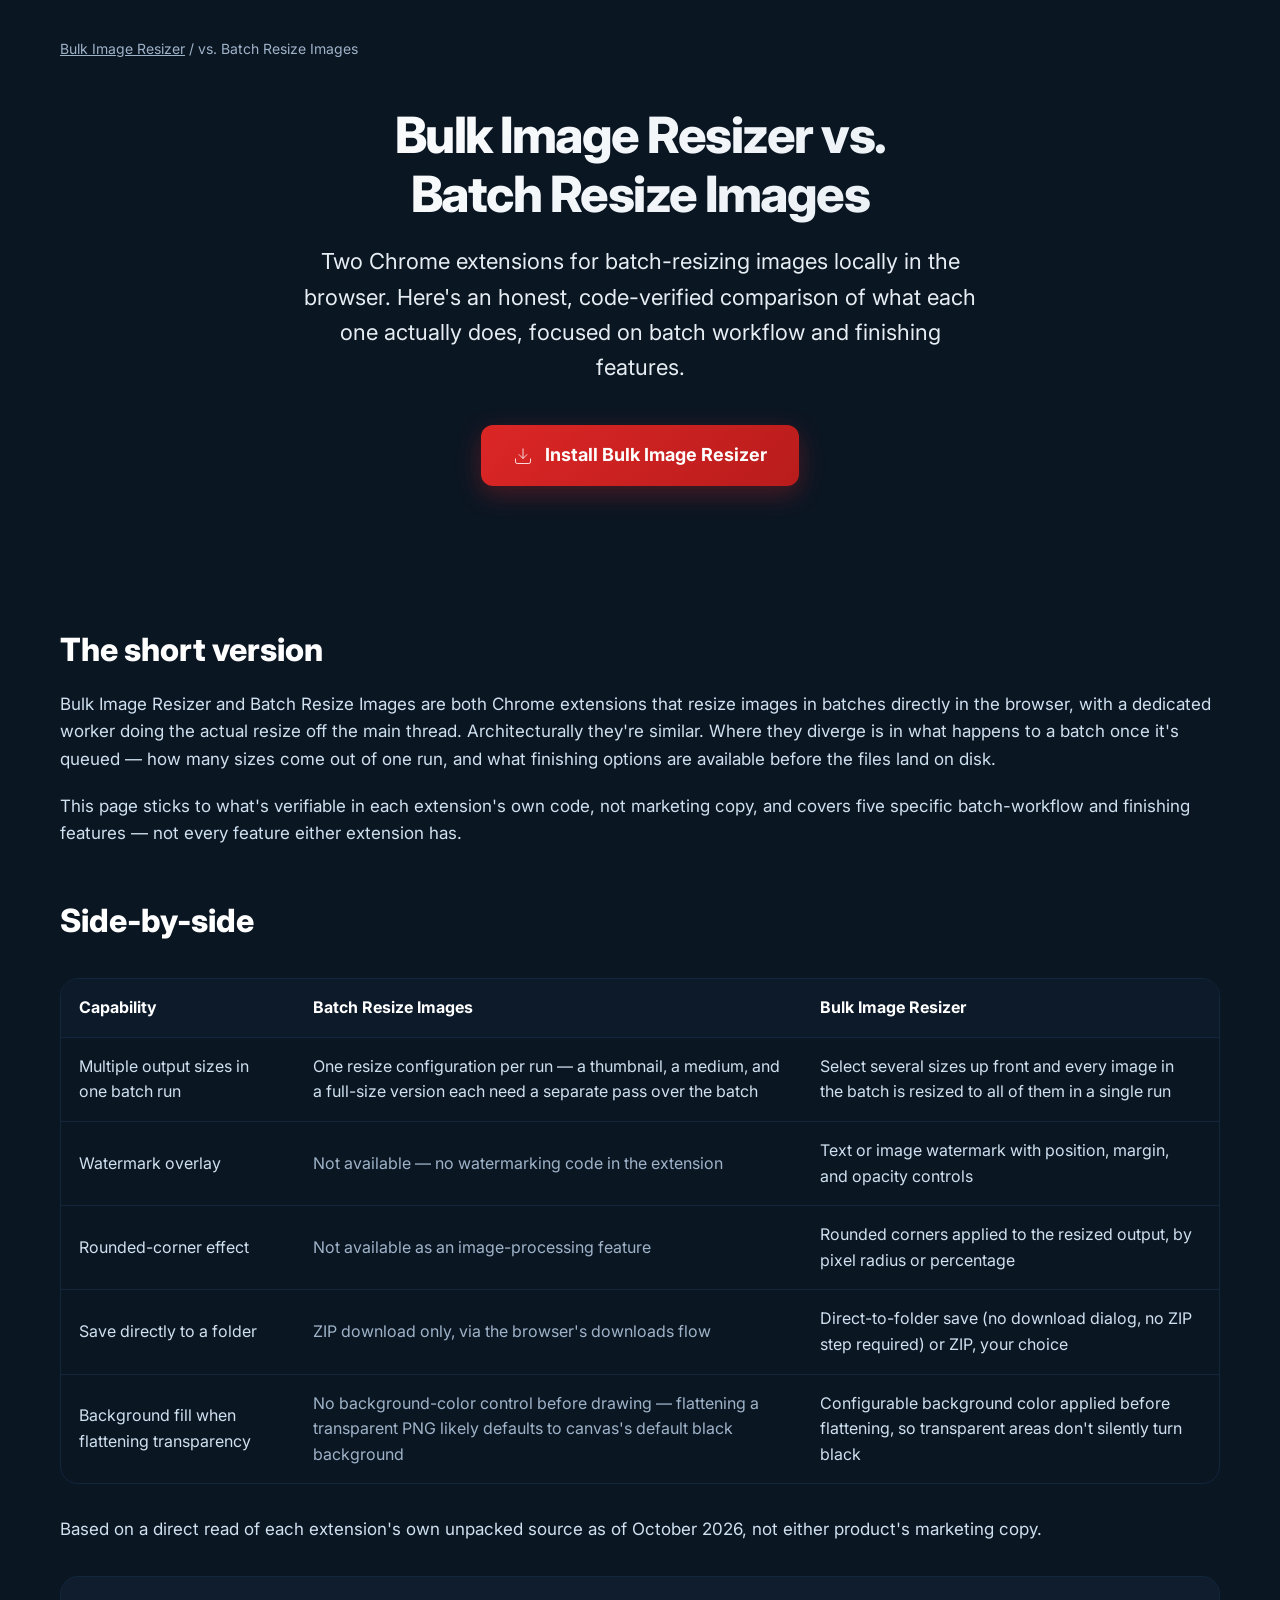
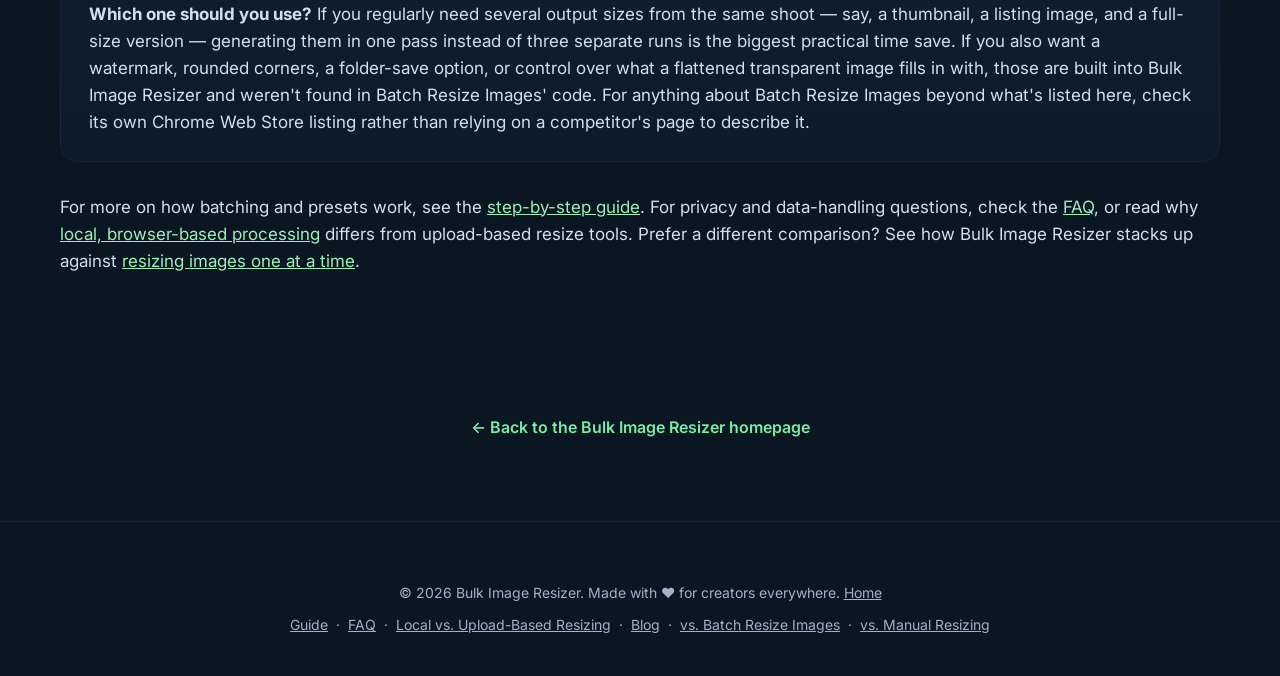
<file: vs-batch-resize-images/index.html>
<!DOCTYPE html>
<html lang="en">
<head>
  <meta charset="utf-8" />
  <meta name="viewport" content="width=device-width, initial-scale=1" />
  <title>Bulk Image Resizer vs. Batch Resize Images: How They Compare</title>
  <meta name="description" content="A fact-checked comparison of Bulk Image Resizer and Batch Resize Images: multi-size batches, watermarking, rounded corners, folder saving, and transparency handling, verified from each extension's own code." />
  <meta name="keywords" content="bulk image resizer vs batch resize images, batch resize images alternative, chrome image resizer comparison" />

  <!-- Canonical -->
  <link rel="canonical" href="https://bulk-image-resizer.com/vs-batch-resize-images/" />

  <!-- Open Graph -->
  <meta property="og:type" content="article" />
  <meta property="og:url" content="https://bulk-image-resizer.com/vs-batch-resize-images/" />
  <meta property="og:title" content="Bulk Image Resizer vs. Batch Resize Images: How They Compare" />
  <meta property="og:description" content="A fact-checked comparison of Bulk Image Resizer and Batch Resize Images: multi-size batches, watermarking, rounded corners, folder saving, and transparency handling." />
  <meta property="og:image" content="https://bulk-image-resizer.com/Landing_Screen_1.png" />
  <meta property="og:site_name" content="Bulk Image Resizer" />

  <!-- Twitter Card -->
  <meta name="twitter:card" content="summary_large_image" />
  <meta name="twitter:title" content="Bulk Image Resizer vs. Batch Resize Images: How They Compare" />
  <meta name="twitter:description" content="A fact-checked comparison of Bulk Image Resizer and Batch Resize Images: multi-size batches, watermarking, rounded corners, folder saving, and transparency handling." />
  <meta name="twitter:image" content="https://bulk-image-resizer.com/Landing_Screen_1.png" />

  <!-- Structured Data: Article -->
  <script type="application/ld+json">
  {
    "@context": "https://schema.org",
    "@type": "Article",
    "headline": "Bulk Image Resizer vs. Batch Resize Images: How They Compare",
    "description": "A fact-checked comparison of Bulk Image Resizer and Batch Resize Images covering multi-size batch output, watermarking, rounded corners, direct-to-folder saving, and background fill when flattening transparency.",
    "url": "https://bulk-image-resizer.com/vs-batch-resize-images/",
    "datePublished": "2026-10-10",
    "dateModified": "2026-10-10",
    "author": {
      "@type": "Organization",
      "name": "Bulk Image Resizer"
    },
    "publisher": {
      "@type": "Organization",
      "name": "Bulk Image Resizer",
      "url": "https://bulk-image-resizer.com/"
    }
  }
  </script>

  <!-- Google Tag Manager -->
  <script>(function(w,d,s,l,i){w[l]=w[l]||[];w[l].push({'gtm.start':
  new Date().getTime(),event:'gtm.js'});var f=d.getElementsByTagName(s)[0],
  j=d.createElement(s),dl=l!='dataLayer'?'&l='+l:'';j.async=true;j.src=
  'https://www.googletagmanager.com/gtm.js?id='+i+dl;f.parentNode.insertBefore(j,f);
  })(window,document,'script','dataLayer','GTM-MJVHKL4W');</script>
  <!-- End Google Tag Manager -->

  <!-- Umami -->
  <script defer src="https://cloud.umami.is/script.js" data-website-id="93c9dfe5-8eb3-4b94-a3b7-7828f1651d2e"></script>

  <!-- Favicons -->
  <link rel="icon" type="image/png" href="/favicon-96x96.png" sizes="96x96" />
  <link rel="icon" type="image/svg+xml" href="/favicon.svg" />
  <link rel="shortcut icon" href="/favicon.ico" />
  <link rel="apple-touch-icon" sizes="180x180" href="/apple-touch-icon.png" />
  <link rel="manifest" href="/site.webmanifest" />

  <!-- Typography -->
  <link rel="preconnect" href="https://fonts.googleapis.com">
  <link rel="preconnect" href="https://fonts.gstatic.com" crossorigin>
  <link href="https://fonts.googleapis.com/css2?family=Inter:wght@400;500;600;700;800&display=swap" rel="stylesheet">

  <link rel="stylesheet" href="/shared/base.css" />

  <style>
    .container{
      max-width: 1200px;
      margin: 0 auto;
      padding: 0 20px;
    }

    .breadcrumb{
      padding: 24px 0 0;
      font-size: 14px;
      color: var(--muted);
    }
    .breadcrumb a{ color: var(--muted); text-decoration: underline; }
    .breadcrumb a:hover{ color: var(--text-hero); }

    /* Header (page-unique: no top nav bar on this site; reset base.css's sticky-nav .header) */
    .header{
      padding: 32px 0 50px;
      text-align: center;
      position: static;
      background: none;
      border-bottom: none;
    }

    .hero{
      margin-bottom: 20px;
      padding: 0;
    }

    .hero h1{
      font-size: clamp(30px, 5vw, 50px);
      line-height:1.18;
      letter-spacing:-.03em;
      margin:0 0 20px;
      font-weight: 800;
      color:#fff;
      text-wrap: balance;
      max-width: 900px;
      margin-left: auto;
      margin-right: auto;
    }

    .hero p{
      font-size: clamp(18px, 2.5vw, 22px);
      color: var(--text-hero);
      margin: 0 0 40px;
      max-width: 680px;
      margin-left: auto;
      margin-right: auto;
    }

    .cta-button{
      display: inline-flex;
      align-items: center;
      gap: 12px;
      background: linear-gradient(135deg, #dc2626, #b91c1c);
      color: white;
      text-decoration: none;
      font-weight: 700;
      font-size: 18px;
      padding: 16px 32px;
      border-radius: 12px;
      box-shadow: 0 8px 24px rgba(220, 38, 38, .3);
      transition: all 0.3s ease;
      border: none;
      cursor: pointer;
    }

    .cta-button:hover{
      transform: translateY(-2px);
      box-shadow: 0 12px 32px rgba(220, 38, 38, .4);
      background: linear-gradient(135deg, #ef4444, #dc2626);
    }

    .cta-button svg{
      width: 20px;
      height: 20px;
    }

    .home-link-wrap{
      text-align:center;
      margin-top: 60px;
    }
    .home-link-wrap a{
      color: var(--accent);
      font-weight: 600;
      text-decoration: none;
    }
    .home-link-wrap a:hover{ text-decoration: underline; }

    .footer{
      text-align: center;
      padding: 60px 0 40px;
      border-top: 1px solid rgba(255,255,255,.06);
      margin-top: 80px;
    }

    .footer p{
      color: var(--muted);
      margin: 0;
      font-size: 14px;
    }

    .footer a{ color: var(--muted); }
  </style>
</head>
<body>
  <!-- Google Tag Manager (noscript) -->
  <noscript><iframe src="https://www.googletagmanager.com/ns.html?id=GTM-MJVHKL4W"
  height="0" width="0" style="display:none;visibility:hidden"></iframe></noscript>
  <!-- End Google Tag Manager (noscript) -->

  <div class="container">
    <p class="breadcrumb"><a href="/">Bulk Image Resizer</a> / vs. Batch Resize Images</p>

    <!-- Header -->
    <header class="header">
      <div class="hero">
        <h1>Bulk Image Resizer vs. Batch Resize Images</h1>
        <p>Two Chrome extensions for batch-resizing images locally in the browser. Here's an honest, code-verified comparison of what each one actually does, focused on batch workflow and finishing features.</p>
        <a href="https://chromewebstore.google.com/detail/bulk-image-resizer/apbofiadpimeihiapjhjcpjjboibkeoh?hl=en" class="cta-button" target="_blank">
          <svg viewBox="0 0 24 24" fill="none" stroke="currentColor">
            <path d="M21 15v4a2 2 0 0 1-2 2H5a2 2 0 0 1-2-2v-4"/>
            <polyline points="7,10 12,15 17,10"/>
            <line x1="12" y1="15" x2="12" y2="3"/>
          </svg>
          Install Bulk Image Resizer
        </a>
      </div>
    </header>

    <section class="article-body">
      <h2>The short version</h2>
      <p>Bulk Image Resizer and Batch Resize Images are both Chrome extensions that resize images in batches directly in the browser, with a dedicated worker doing the actual resize off the main thread. Architecturally they're similar. Where they diverge is in what happens to a batch once it's queued — how many sizes come out of one run, and what finishing options are available before the files land on disk.</p>
      <p>This page sticks to what's verifiable in each extension's own code, not marketing copy, and covers five specific batch-workflow and finishing features — not every feature either extension has.</p>

      <h2>Side-by-side</h2>
      <div class="compare-table-wrap">
        <table class="compare-table">
          <thead>
            <tr>
              <th>Capability</th>
              <th>Batch Resize Images</th>
              <th>Bulk Image Resizer</th>
            </tr>
          </thead>
          <tbody>
            <tr>
              <td data-label="Capability">Multiple output sizes in one batch run</td>
              <td data-label="Batch Resize Images">One resize configuration per run — a thumbnail, a medium, and a full-size version each need a separate pass over the batch</td>
              <td data-label="Bulk Image Resizer">Select several sizes up front and every image in the batch is resized to all of them in a single run</td>
            </tr>
            <tr>
              <td data-label="Capability">Watermark overlay</td>
              <td data-label="Batch Resize Images" class="dash">Not available — no watermarking code in the extension</td>
              <td data-label="Bulk Image Resizer">Text or image watermark with position, margin, and opacity controls</td>
            </tr>
            <tr>
              <td data-label="Capability">Rounded-corner effect</td>
              <td data-label="Batch Resize Images" class="dash">Not available as an image-processing feature</td>
              <td data-label="Bulk Image Resizer">Rounded corners applied to the resized output, by pixel radius or percentage</td>
            </tr>
            <tr>
              <td data-label="Capability">Save directly to a folder</td>
              <td data-label="Batch Resize Images" class="dash">ZIP download only, via the browser's downloads flow</td>
              <td data-label="Bulk Image Resizer">Direct-to-folder save (no download dialog, no ZIP step required) or ZIP, your choice</td>
            </tr>
            <tr>
              <td data-label="Capability">Background fill when flattening transparency</td>
              <td data-label="Batch Resize Images" class="dash">No background-color control before drawing — flattening a transparent PNG likely defaults to canvas's default black background</td>
              <td data-label="Bulk Image Resizer">Configurable background color applied before flattening, so transparent areas don't silently turn black</td>
            </tr>
          </tbody>
        </table>
      </div>
      <p class="table-footnote">Based on a direct read of each extension's own unpacked source as of October 2026, not either product's marketing copy.</p>

      <div class="callout">
        <p><strong>Which one should you use?</strong> If you regularly need several output sizes from the same shoot — say, a thumbnail, a listing image, and a full-size version — generating them in one pass instead of three separate runs is the biggest practical time save. If you also want a watermark, rounded corners, a folder-save option, or control over what a flattened transparent image fills in with, those are built into Bulk Image Resizer and weren't found in Batch Resize Images' code. For anything about Batch Resize Images beyond what's listed here, check its own Chrome Web Store listing rather than relying on a competitor's page to describe it.</p>
      </div>

      <p>For more on how batching and presets work, see the <a href="/guide/">step-by-step guide</a>. For privacy and data-handling questions, check the <a href="/faq/">FAQ</a>, or read why <a href="/local-processing/">local, browser-based processing</a> differs from upload-based resize tools. Prefer a different comparison? See how Bulk Image Resizer stacks up against <a href="/vs-manual-resizing/">resizing images one at a time</a>.</p>
    </section>

    <div class="home-link-wrap">
      <a href="/">&larr; Back to the Bulk Image Resizer homepage</a>
    </div>
  </div>

  <!-- Footer -->
  <footer class="footer">
    <div class="container">
      <p>© 2026 Bulk Image Resizer. Made with ❤️ for creators everywhere. <a href="/">Home</a></p>
      <p style="margin-top:10px;">
        <a href="/guide/">Guide</a> &nbsp;·&nbsp; <a href="/faq/">FAQ</a> &nbsp;·&nbsp; <a href="/local-processing/">Local vs. Upload-Based Resizing</a> &nbsp;·&nbsp; <a href="/blog/">Blog</a> &nbsp;·&nbsp; <a href="/vs-batch-resize-images/">vs. Batch Resize Images</a> &nbsp;·&nbsp; <a href="/vs-manual-resizing/">vs. Manual Resizing</a>
      </p>
    </div>
  </footer>

</body>
</html>
</file>
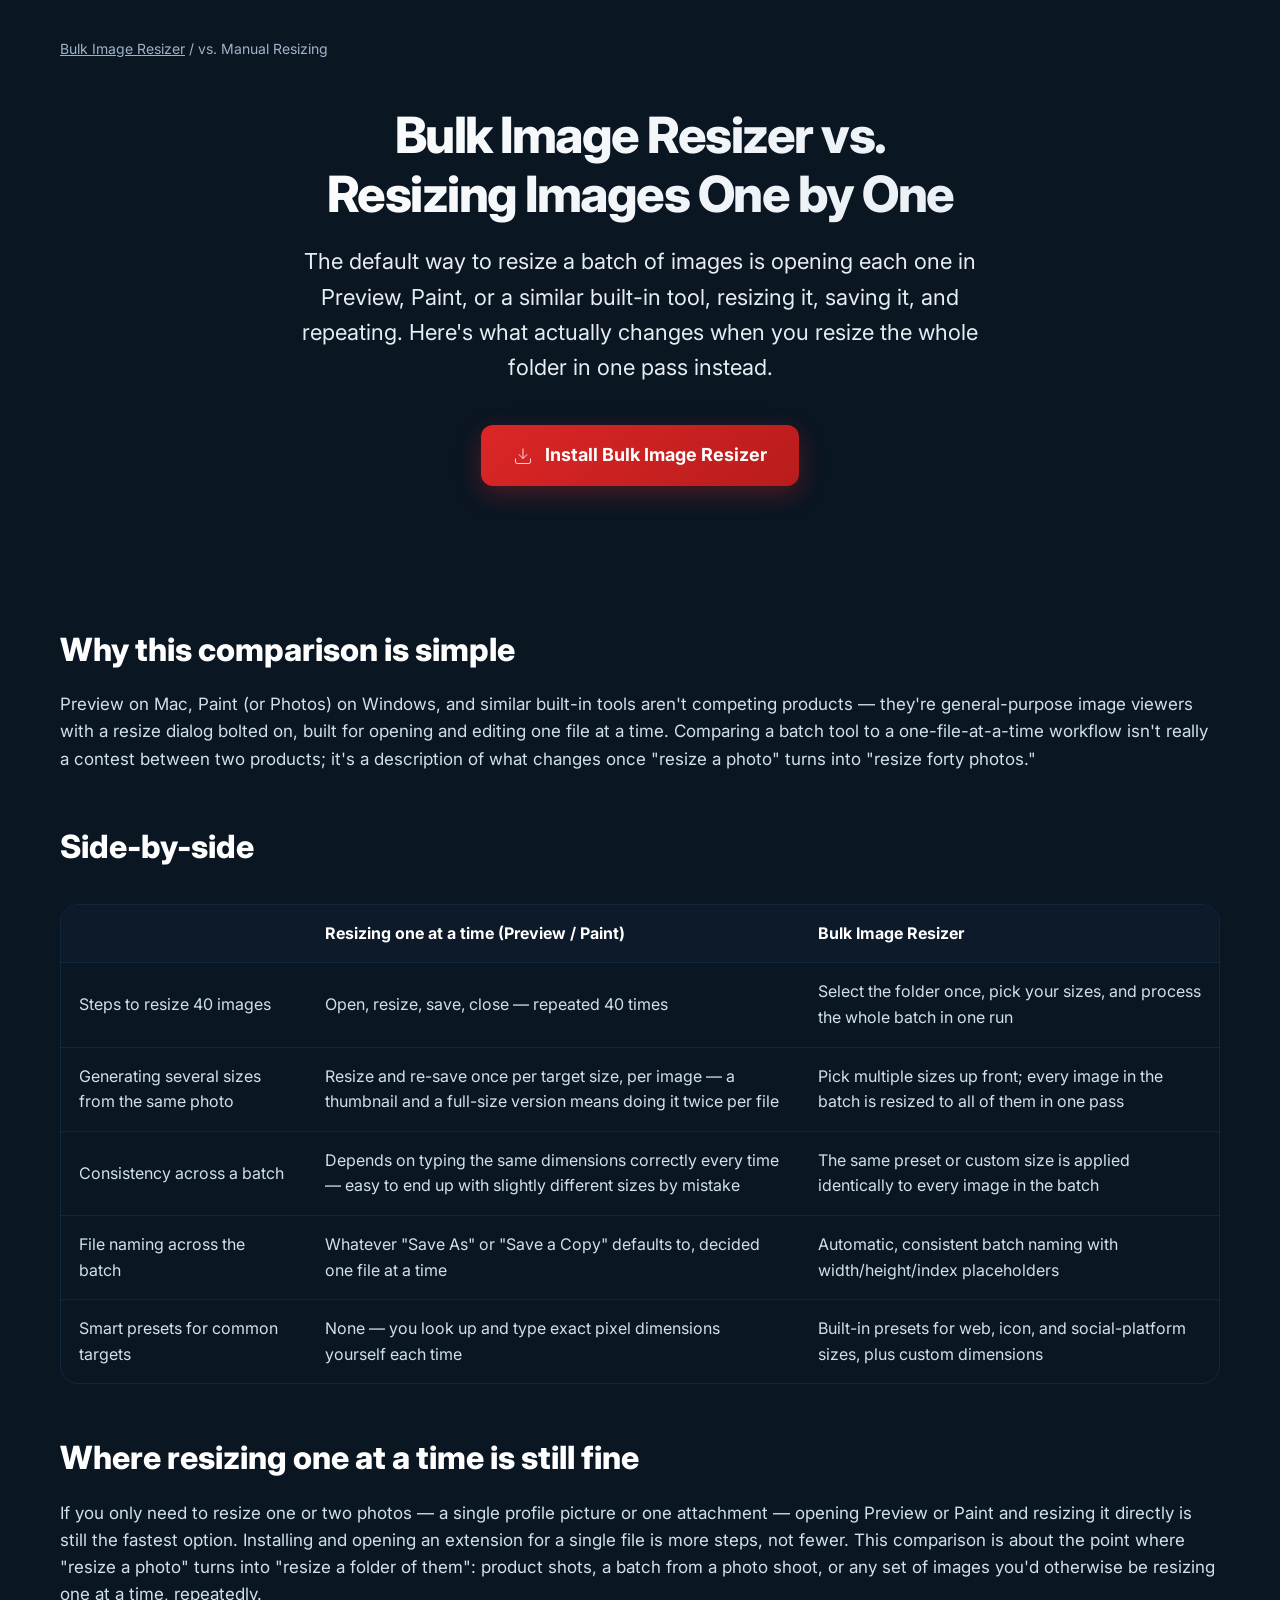
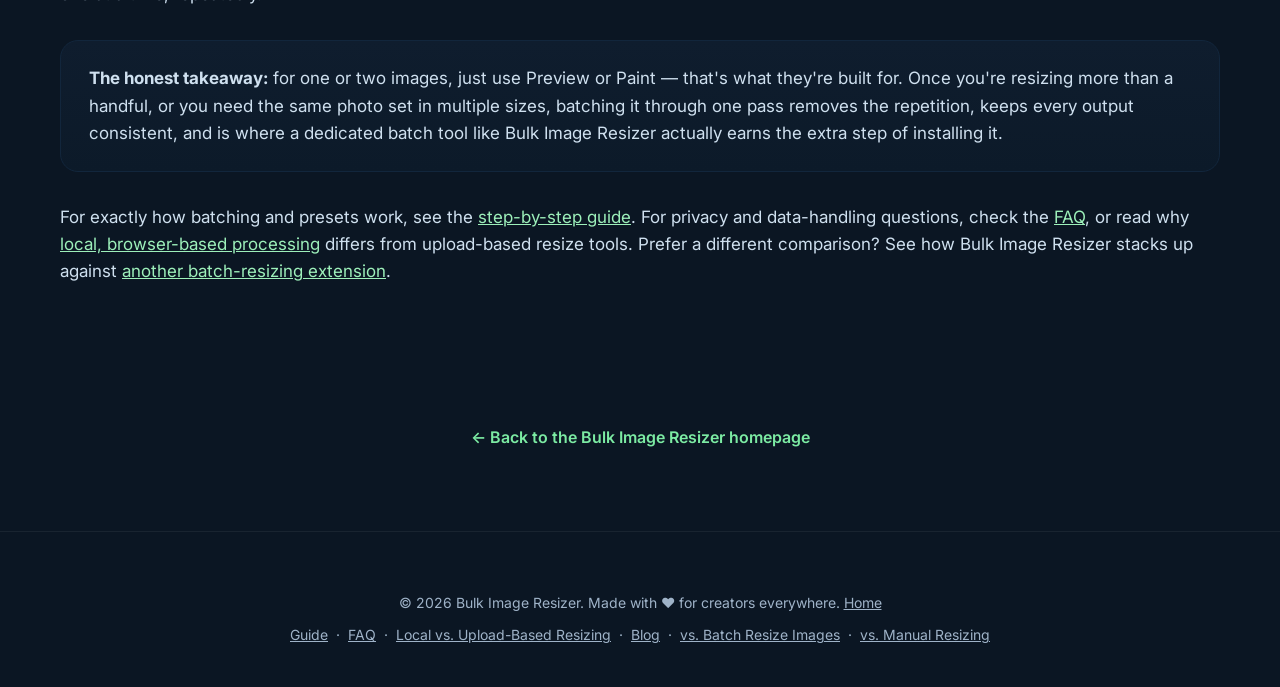
<file: vs-manual-resizing/index.html>
<!DOCTYPE html>
<html lang="en">
<head>
  <meta charset="utf-8" />
  <meta name="viewport" content="width=device-width, initial-scale=1" />
  <title>Bulk Image Resizer vs. Resizing Images One by One</title>
  <meta name="description" content="What actually changes when you stop resizing images one at a time in Preview, Paint, or a similar OS tool and batch-resize the whole folder at once instead." />
  <meta name="keywords" content="resize images one at a time, batch resize vs manual resize, preview resize alternative, paint resize alternative" />

  <!-- Canonical -->
  <link rel="canonical" href="https://bulk-image-resizer.com/vs-manual-resizing/" />

  <!-- Open Graph -->
  <meta property="og:type" content="article" />
  <meta property="og:url" content="https://bulk-image-resizer.com/vs-manual-resizing/" />
  <meta property="og:title" content="Bulk Image Resizer vs. Resizing Images One by One" />
  <meta property="og:description" content="What actually changes when you stop resizing images one at a time in Preview, Paint, or a similar OS tool and batch-resize the whole folder at once instead." />
  <meta property="og:image" content="https://bulk-image-resizer.com/Landing_Screen_1.png" />
  <meta property="og:site_name" content="Bulk Image Resizer" />

  <!-- Twitter Card -->
  <meta name="twitter:card" content="summary_large_image" />
  <meta name="twitter:title" content="Bulk Image Resizer vs. Resizing Images One by One" />
  <meta name="twitter:description" content="What actually changes when you stop resizing images one at a time in Preview, Paint, or a similar OS tool and batch-resize the whole folder at once instead." />
  <meta name="twitter:image" content="https://bulk-image-resizer.com/Landing_Screen_1.png" />

  <!-- Structured Data: Article -->
  <script type="application/ld+json">
  {
    "@context": "https://schema.org",
    "@type": "Article",
    "headline": "Bulk Image Resizer vs. Resizing Images One by One",
    "description": "A comparison of batch-resizing a folder of images with Bulk Image Resizer versus resizing each file individually in Preview (Mac), Paint (Windows), or a similar built-in OS tool.",
    "url": "https://bulk-image-resizer.com/vs-manual-resizing/",
    "datePublished": "2026-10-10",
    "dateModified": "2026-10-10",
    "author": {
      "@type": "Organization",
      "name": "Bulk Image Resizer"
    },
    "publisher": {
      "@type": "Organization",
      "name": "Bulk Image Resizer",
      "url": "https://bulk-image-resizer.com/"
    }
  }
  </script>

  <!-- Google Tag Manager -->
  <script>(function(w,d,s,l,i){w[l]=w[l]||[];w[l].push({'gtm.start':
  new Date().getTime(),event:'gtm.js'});var f=d.getElementsByTagName(s)[0],
  j=d.createElement(s),dl=l!='dataLayer'?'&l='+l:'';j.async=true;j.src=
  'https://www.googletagmanager.com/gtm.js?id='+i+dl;f.parentNode.insertBefore(j,f);
  })(window,document,'script','dataLayer','GTM-MJVHKL4W');</script>
  <!-- End Google Tag Manager -->

  <!-- Umami -->
  <script defer src="https://cloud.umami.is/script.js" data-website-id="93c9dfe5-8eb3-4b94-a3b7-7828f1651d2e"></script>

  <!-- Favicons -->
  <link rel="icon" type="image/png" href="/favicon-96x96.png" sizes="96x96" />
  <link rel="icon" type="image/svg+xml" href="/favicon.svg" />
  <link rel="shortcut icon" href="/favicon.ico" />
  <link rel="apple-touch-icon" sizes="180x180" href="/apple-touch-icon.png" />
  <link rel="manifest" href="/site.webmanifest" />

  <!-- Typography -->
  <link rel="preconnect" href="https://fonts.googleapis.com">
  <link rel="preconnect" href="https://fonts.gstatic.com" crossorigin>
  <link href="https://fonts.googleapis.com/css2?family=Inter:wght@400;500;600;700;800&display=swap" rel="stylesheet">

  <link rel="stylesheet" href="/shared/base.css" />

  <style>
    .container{
      max-width: 1200px;
      margin: 0 auto;
      padding: 0 20px;
    }

    .breadcrumb{
      padding: 24px 0 0;
      font-size: 14px;
      color: var(--muted);
    }
    .breadcrumb a{ color: var(--muted); text-decoration: underline; }
    .breadcrumb a:hover{ color: var(--text-hero); }

    /* Header (page-unique: no top nav bar on this site; reset base.css's sticky-nav .header) */
    .header{
      padding: 32px 0 50px;
      text-align: center;
      position: static;
      background: none;
      border-bottom: none;
    }

    .hero{
      margin-bottom: 20px;
      padding: 0;
    }

    .hero h1{
      font-size: clamp(30px, 5vw, 50px);
      line-height:1.18;
      letter-spacing:-.03em;
      margin:0 0 20px;
      font-weight: 800;
      color:#fff;
      text-wrap: balance;
      max-width: 900px;
      margin-left: auto;
      margin-right: auto;
    }

    .hero p{
      font-size: clamp(18px, 2.5vw, 22px);
      color: var(--text-hero);
      margin: 0 0 40px;
      max-width: 680px;
      margin-left: auto;
      margin-right: auto;
    }

    .cta-button{
      display: inline-flex;
      align-items: center;
      gap: 12px;
      background: linear-gradient(135deg, #dc2626, #b91c1c);
      color: white;
      text-decoration: none;
      font-weight: 700;
      font-size: 18px;
      padding: 16px 32px;
      border-radius: 12px;
      box-shadow: 0 8px 24px rgba(220, 38, 38, .3);
      transition: all 0.3s ease;
      border: none;
      cursor: pointer;
    }

    .cta-button:hover{
      transform: translateY(-2px);
      box-shadow: 0 12px 32px rgba(220, 38, 38, .4);
      background: linear-gradient(135deg, #ef4444, #dc2626);
    }

    .cta-button svg{
      width: 20px;
      height: 20px;
    }

    .home-link-wrap{
      text-align:center;
      margin-top: 60px;
    }
    .home-link-wrap a{
      color: var(--accent);
      font-weight: 600;
      text-decoration: none;
    }
    .home-link-wrap a:hover{ text-decoration: underline; }

    .footer{
      text-align: center;
      padding: 60px 0 40px;
      border-top: 1px solid rgba(255,255,255,.06);
      margin-top: 80px;
    }

    .footer p{
      color: var(--muted);
      margin: 0;
      font-size: 14px;
    }

    .footer a{ color: var(--muted); }
  </style>
</head>
<body>
  <!-- Google Tag Manager (noscript) -->
  <noscript><iframe src="https://www.googletagmanager.com/ns.html?id=GTM-MJVHKL4W"
  height="0" width="0" style="display:none;visibility:hidden"></iframe></noscript>
  <!-- End Google Tag Manager (noscript) -->

  <div class="container">
    <p class="breadcrumb"><a href="/">Bulk Image Resizer</a> / vs. Manual Resizing</p>

    <!-- Header -->
    <header class="header">
      <div class="hero">
        <h1>Bulk Image Resizer vs. Resizing Images One by One</h1>
        <p>The default way to resize a batch of images is opening each one in Preview, Paint, or a similar built-in tool, resizing it, saving it, and repeating. Here's what actually changes when you resize the whole folder in one pass instead.</p>
        <a href="https://chromewebstore.google.com/detail/bulk-image-resizer/apbofiadpimeihiapjhjcpjjboibkeoh?hl=en" class="cta-button" target="_blank">
          <svg viewBox="0 0 24 24" fill="none" stroke="currentColor">
            <path d="M21 15v4a2 2 0 0 1-2 2H5a2 2 0 0 1-2-2v-4"/>
            <polyline points="7,10 12,15 17,10"/>
            <line x1="12" y1="15" x2="12" y2="3"/>
          </svg>
          Install Bulk Image Resizer
        </a>
      </div>
    </header>

    <section class="article-body">
      <h2>Why this comparison is simple</h2>
      <p>Preview on Mac, Paint (or Photos) on Windows, and similar built-in tools aren't competing products — they're general-purpose image viewers with a resize dialog bolted on, built for opening and editing one file at a time. Comparing a batch tool to a one-file-at-a-time workflow isn't really a contest between two products; it's a description of what changes once "resize a photo" turns into "resize forty photos."</p>

      <h2>Side-by-side</h2>
      <div class="compare-table-wrap">
        <table class="compare-table">
          <thead>
            <tr>
              <th></th>
              <th>Resizing one at a time (Preview / Paint)</th>
              <th>Bulk Image Resizer</th>
            </tr>
          </thead>
          <tbody>
            <tr>
              <td>Steps to resize 40 images</td>
              <td data-label="Resizing one at a time (Preview / Paint)">Open, resize, save, close — repeated 40 times</td>
              <td data-label="Bulk Image Resizer">Select the folder once, pick your sizes, and process the whole batch in one run</td>
            </tr>
            <tr>
              <td>Generating several sizes from the same photo</td>
              <td data-label="Resizing one at a time (Preview / Paint)">Resize and re-save once per target size, per image — a thumbnail and a full-size version means doing it twice per file</td>
              <td data-label="Bulk Image Resizer">Pick multiple sizes up front; every image in the batch is resized to all of them in one pass</td>
            </tr>
            <tr>
              <td>Consistency across a batch</td>
              <td data-label="Resizing one at a time (Preview / Paint)">Depends on typing the same dimensions correctly every time — easy to end up with slightly different sizes by mistake</td>
              <td data-label="Bulk Image Resizer">The same preset or custom size is applied identically to every image in the batch</td>
            </tr>
            <tr>
              <td>File naming across the batch</td>
              <td data-label="Resizing one at a time (Preview / Paint)">Whatever "Save As" or "Save a Copy" defaults to, decided one file at a time</td>
              <td data-label="Bulk Image Resizer">Automatic, consistent batch naming with width/height/index placeholders</td>
            </tr>
            <tr>
              <td>Smart presets for common targets</td>
              <td data-label="Resizing one at a time (Preview / Paint)">None — you look up and type exact pixel dimensions yourself each time</td>
              <td data-label="Bulk Image Resizer">Built-in presets for web, icon, and social-platform sizes, plus custom dimensions</td>
            </tr>
          </tbody>
        </table>
      </div>

      <h2>Where resizing one at a time is still fine</h2>
      <p>If you only need to resize one or two photos — a single profile picture or one attachment — opening Preview or Paint and resizing it directly is still the fastest option. Installing and opening an extension for a single file is more steps, not fewer. This comparison is about the point where "resize a photo" turns into "resize a folder of them": product shots, a batch from a photo shoot, or any set of images you'd otherwise be resizing one at a time, repeatedly.</p>

      <div class="callout">
        <p><strong>The honest takeaway:</strong> for one or two images, just use Preview or Paint — that's what they're built for. Once you're resizing more than a handful, or you need the same photo set in multiple sizes, batching it through one pass removes the repetition, keeps every output consistent, and is where a dedicated batch tool like Bulk Image Resizer actually earns the extra step of installing it.</p>
      </div>

      <p>For exactly how batching and presets work, see the <a href="/guide/">step-by-step guide</a>. For privacy and data-handling questions, check the <a href="/faq/">FAQ</a>, or read why <a href="/local-processing/">local, browser-based processing</a> differs from upload-based resize tools. Prefer a different comparison? See how Bulk Image Resizer stacks up against <a href="/vs-batch-resize-images/">another batch-resizing extension</a>.</p>
    </section>

    <div class="home-link-wrap">
      <a href="/">&larr; Back to the Bulk Image Resizer homepage</a>
    </div>
  </div>

  <!-- Footer -->
  <footer class="footer">
    <div class="container">
      <p>© 2026 Bulk Image Resizer. Made with ❤️ for creators everywhere. <a href="/">Home</a></p>
      <p style="margin-top:10px;">
        <a href="/guide/">Guide</a> &nbsp;·&nbsp; <a href="/faq/">FAQ</a> &nbsp;·&nbsp; <a href="/local-processing/">Local vs. Upload-Based Resizing</a> &nbsp;·&nbsp; <a href="/blog/">Blog</a> &nbsp;·&nbsp; <a href="/vs-batch-resize-images/">vs. Batch Resize Images</a> &nbsp;·&nbsp; <a href="/vs-manual-resizing/">vs. Manual Resizing</a>
      </p>
    </div>
  </footer>

</body>
</html>
</file>
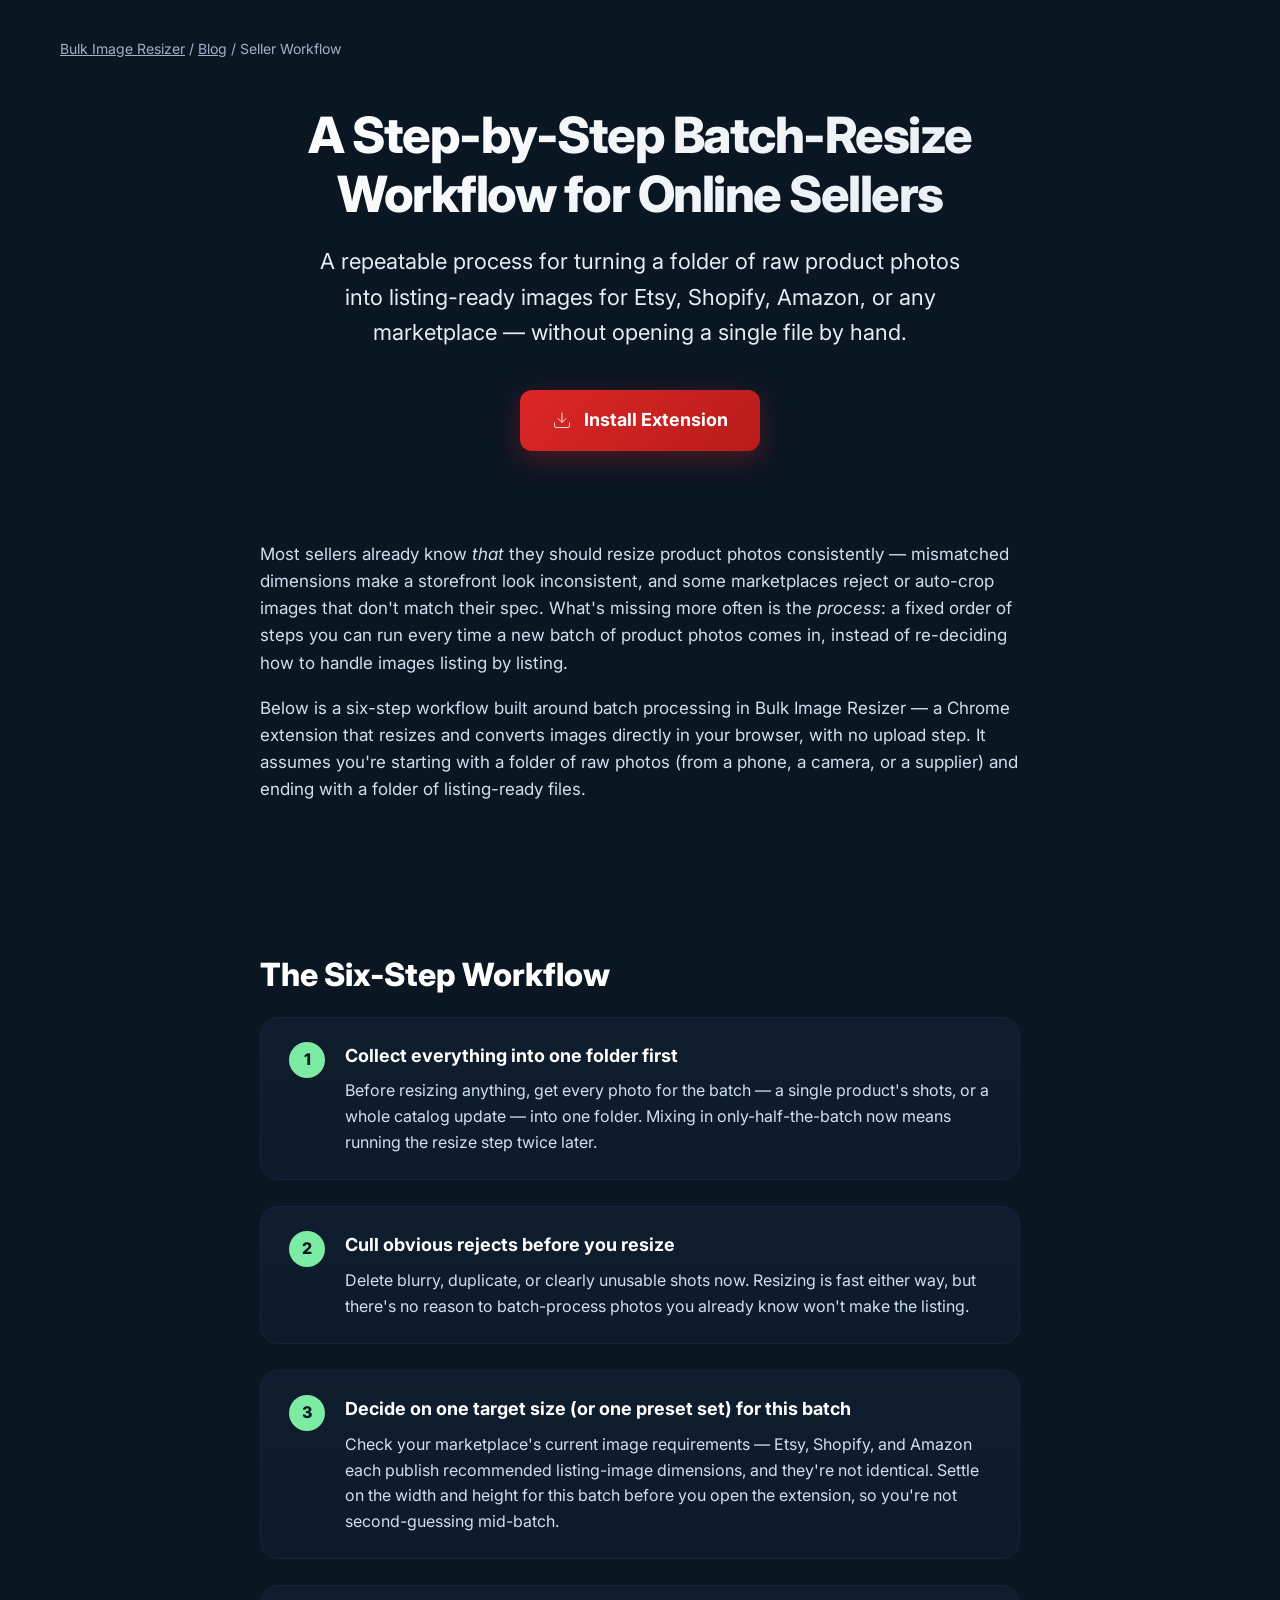
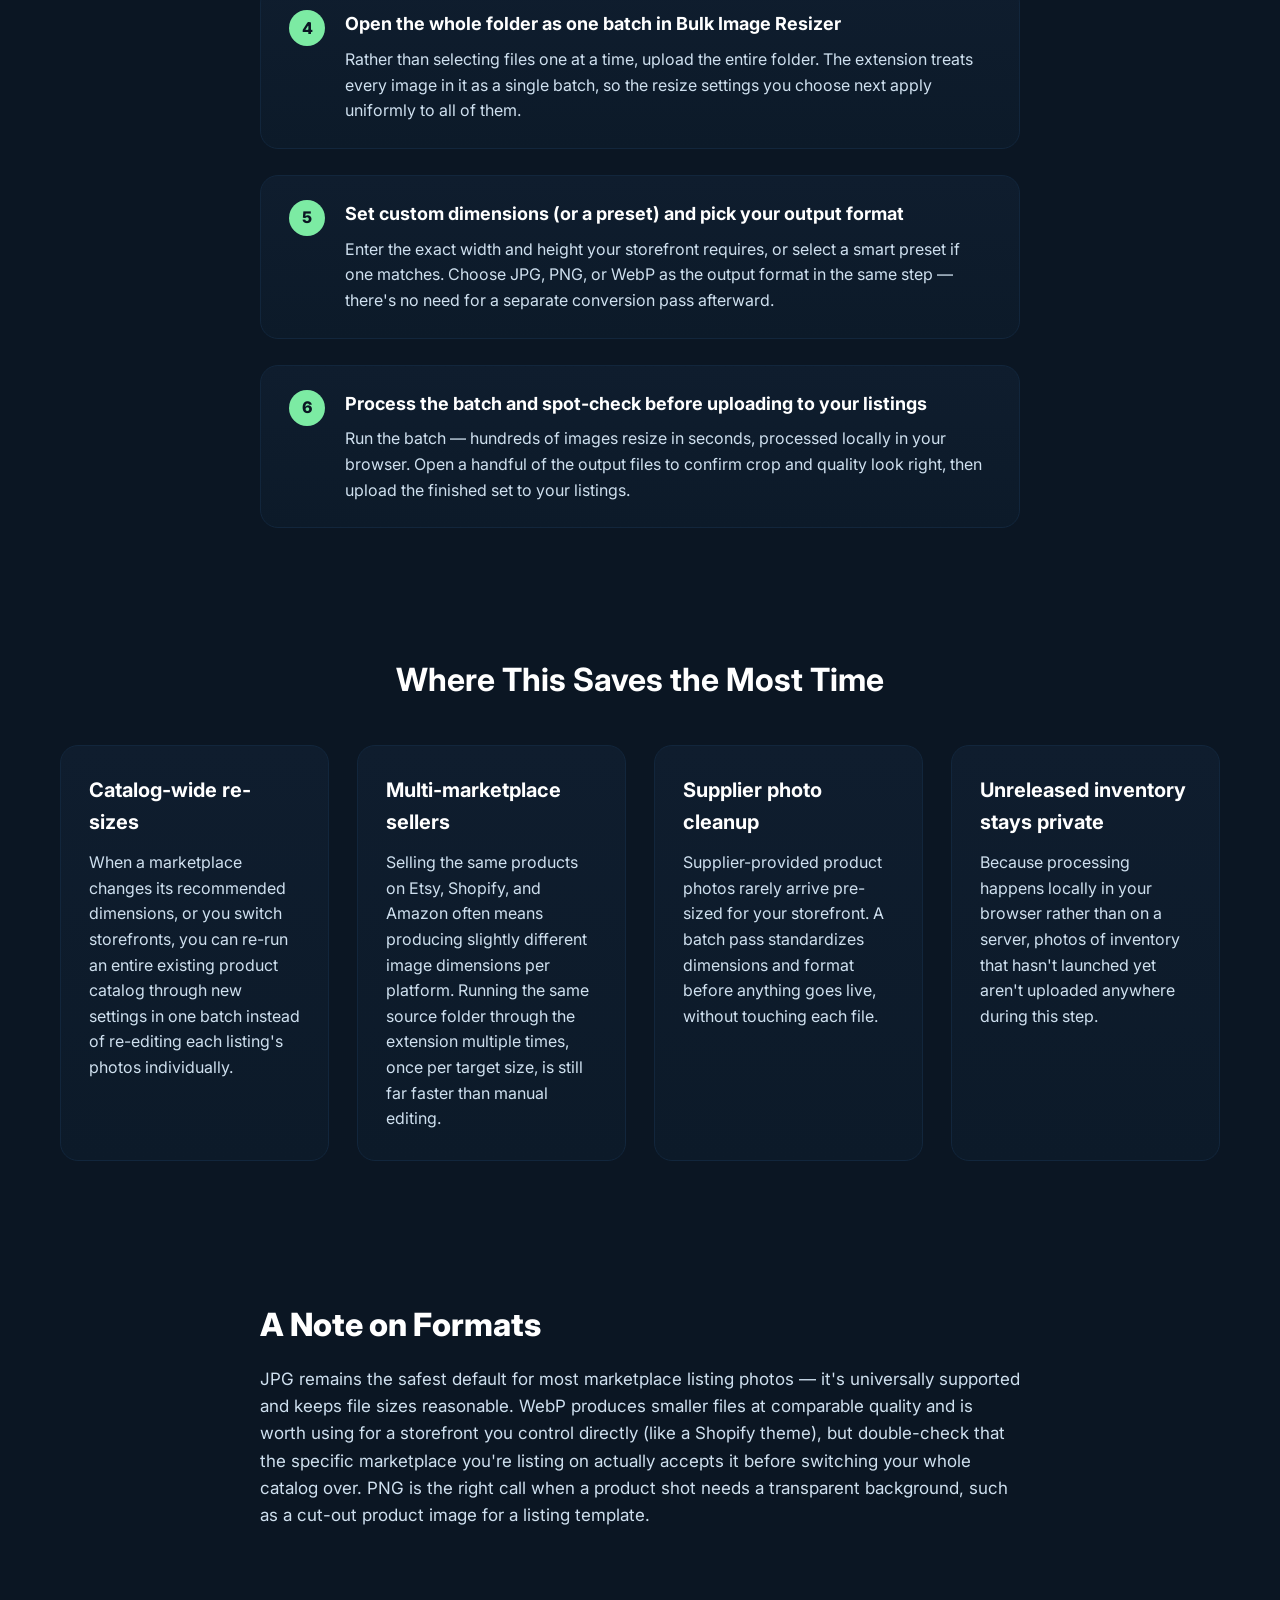
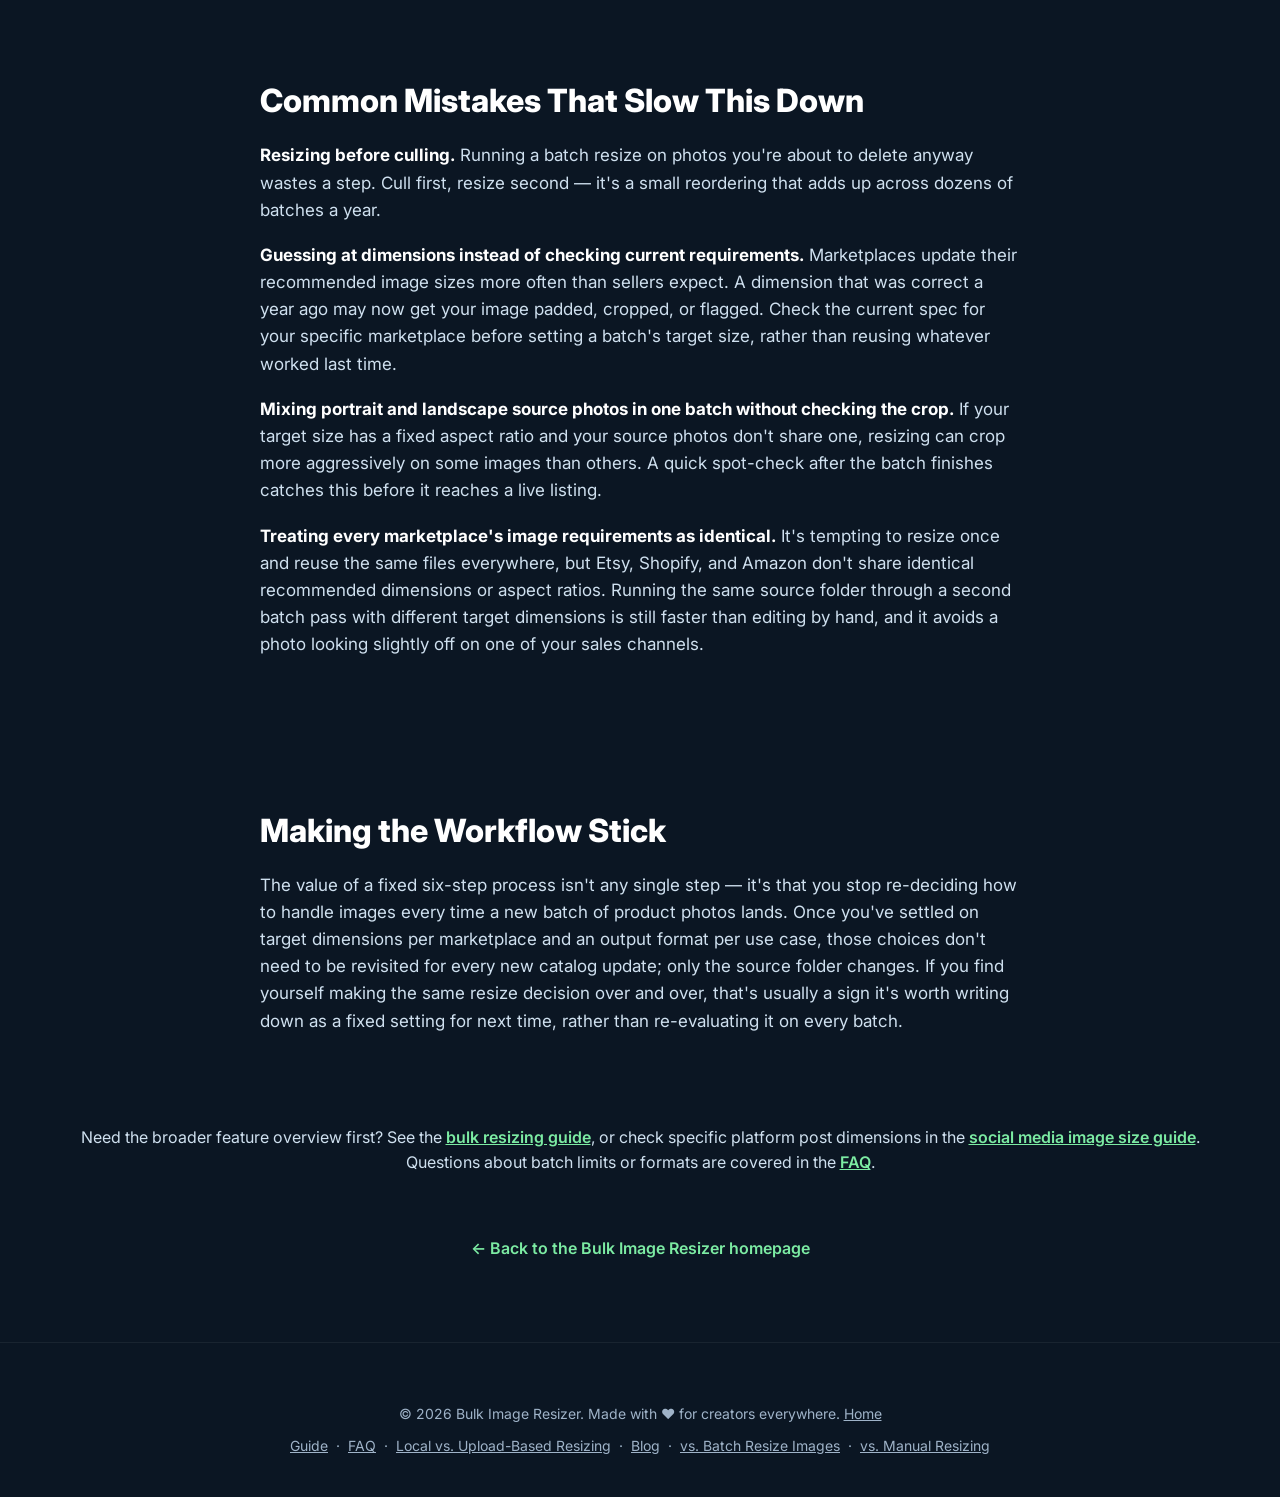
<file: blog/batch-resize-workflow-for-online-sellers/index.html>
<!DOCTYPE html>
<html lang="en">
<head>
  <meta charset="utf-8" />
  <meta name="viewport" content="width=device-width, initial-scale=1" />
  <title>A Step-by-Step Batch-Resize Workflow for Online Sellers | Bulk Image Resizer</title>
  <meta name="description" content="A repeatable, step-by-step process for turning a folder of raw product photos into listing-ready images for Etsy, Shopify, Amazon, or any marketplace — without resizing anything by hand." />
  <meta name="keywords" content="bulk image resizer for e-commerce, batch resize product photos, resize images for etsy, resize images for shopify, resize multiple images at once" />

  <!-- Canonical -->
  <link rel="canonical" href="https://bulk-image-resizer.com/blog/batch-resize-workflow-for-online-sellers/" />

  <!-- Open Graph -->
  <meta property="og:type" content="article" />
  <meta property="og:url" content="https://bulk-image-resizer.com/blog/batch-resize-workflow-for-online-sellers/" />
  <meta property="og:title" content="A Step-by-Step Batch-Resize Workflow for Online Sellers" />
  <meta property="og:description" content="A repeatable process for turning a folder of raw product photos into listing-ready images for Etsy, Shopify, Amazon, or any marketplace — without resizing anything by hand." />
  <meta property="og:image" content="https://bulk-image-resizer.com/Landing_Screen_1.png" />
  <meta property="og:site_name" content="Bulk Image Resizer" />

  <!-- Twitter Card -->
  <meta name="twitter:card" content="summary_large_image" />
  <meta name="twitter:title" content="A Step-by-Step Batch-Resize Workflow for Online Sellers" />
  <meta name="twitter:description" content="A repeatable process for turning a folder of raw product photos into listing-ready images for Etsy, Shopify, Amazon, or any marketplace." />
  <meta name="twitter:image" content="https://bulk-image-resizer.com/Landing_Screen_1.png" />

  <!-- Structured Data: Article -->
  <script type="application/ld+json">
  {
    "@context": "https://schema.org",
    "@type": "Article",
    "headline": "A Step-by-Step Batch-Resize Workflow for Online Sellers",
    "description": "A repeatable process for turning a folder of raw product photos into listing-ready images for Etsy, Shopify, Amazon, or any marketplace, using batch resizing and format conversion instead of manual, one-by-one editing.",
    "url": "https://bulk-image-resizer.com/blog/batch-resize-workflow-for-online-sellers/",
    "datePublished": "2026-10-09",
    "dateModified": "2026-10-09",
    "author": {
      "@type": "Organization",
      "name": "Bulk Image Resizer"
    },
    "publisher": {
      "@type": "Organization",
      "name": "Bulk Image Resizer",
      "url": "https://bulk-image-resizer.com/"
    }
  }
  </script>

  <!-- Google Tag Manager -->
  <script>(function(w,d,s,l,i){w[l]=w[l]||[];w[l].push({'gtm.start':
  new Date().getTime(),event:'gtm.js'});var f=d.getElementsByTagName(s)[0],
  j=d.createElement(s),dl=l!='dataLayer'?'&l='+l:'';j.async=true;j.src=
  'https://www.googletagmanager.com/gtm.js?id='+i+dl;f.parentNode.insertBefore(j,f);
  })(window,document,'script','dataLayer','GTM-MJVHKL4W');</script>
  <!-- End Google Tag Manager -->

  <!-- Umami -->
  <script defer src="https://cloud.umami.is/script.js" data-website-id="93c9dfe5-8eb3-4b94-a3b7-7828f1651d2e"></script>

  <!-- Favicons -->
  <link rel="icon" type="image/png" href="/favicon-96x96.png" sizes="96x96" />
  <link rel="icon" type="image/svg+xml" href="/favicon.svg" />
  <link rel="shortcut icon" href="/favicon.ico" />
  <link rel="apple-touch-icon" sizes="180x180" href="/apple-touch-icon.png" />
  <link rel="manifest" href="/site.webmanifest" />

  <!-- Typography -->
  <link rel="preconnect" href="https://fonts.googleapis.com">
  <link rel="preconnect" href="https://fonts.gstatic.com" crossorigin>
  <link href="https://fonts.googleapis.com/css2?family=Inter:wght@400;500;600;700;800&display=swap" rel="stylesheet">

  <link rel="stylesheet" href="/shared/base.css" />

  <style>
    :root{
      --shadow-lg:0 32px 80px rgba(0,0,0,.4), 0 4px 16px rgba(0,0,0,.3);
    }

    .container{
      max-width: 1200px;
      margin: 0 auto;
      padding: 0 20px;
    }

    .breadcrumb{
      padding: 24px 0 0;
      font-size: 14px;
      color: var(--muted);
    }
    .breadcrumb a{ color: var(--muted); text-decoration: underline; }
    .breadcrumb a:hover{ color: var(--text-hero); }

    /* Header (page-unique: no top nav bar on this site; reset base.css's sticky-nav .header) */
    .header{
      padding: 32px 0 50px;
      text-align: center;
      position: static;
      background: none;
      border-bottom: none;
    }

    .hero{
      margin-bottom: 20px;
      padding: 0;
    }

    .hero h1{
      font-size: clamp(30px, 5vw, 50px);
      line-height:1.18;
      letter-spacing:-.03em;
      margin:0 0 20px;
      font-weight: 800;
      color:#fff;
      text-wrap: balance;
      max-width: 900px;
      margin-left: auto;
      margin-right: auto;
    }

    .hero p{
      font-size: clamp(18px, 2.5vw, 22px);
      color: var(--text-hero);
      margin: 0 0 40px;
      max-width: 680px;
      margin-left: auto;
      margin-right: auto;
    }

    .cta-button{
      display: inline-flex;
      align-items: center;
      gap: 12px;
      background: linear-gradient(135deg, #dc2626, #b91c1c);
      color: white;
      text-decoration: none;
      font-weight: 700;
      font-size: 18px;
      padding: 16px 32px;
      border-radius: 12px;
      box-shadow: 0 8px 24px rgba(220, 38, 38, .3);
      transition: all 0.3s ease;
      border: none;
      cursor: pointer;
    }

    .cta-button:hover{
      transform: translateY(-2px);
      box-shadow: 0 12px 32px rgba(220, 38, 38, .4);
      background: linear-gradient(135deg, #ef4444, #dc2626);
    }

    .cta-button svg{
      width: 20px;
      height: 20px;
    }

    .features-section{
      margin: 40px 0 70px;
    }

    .features-section h2{
      font-size: clamp(24px, 3.2vw, 32px);
      font-weight: 700;
      text-align: center;
      margin: 0 0 28px;
      color: #fff;
    }

    .prose{
      max-width:760px;
      margin:0 auto;
      color:var(--text-muted);
      font-size:17px;
    }

    .prose p{ margin: 0 0 18px; }
    .prose ul, .prose ol{ padding-left: 22px; line-height: 1.8; }
    .prose li{ margin-bottom: 8px; }
    .prose strong{ color:#fff; }

    .step-list{
      max-width: 760px;
      margin: 0 auto;
      counter-reset: step;
    }
    .step{
      display:flex;
      gap:20px;
      margin-bottom: 26px;
      background: linear-gradient(180deg, var(--card-bg), var(--card-bg-2));
      border: 1px solid var(--card-border);
      border-radius: var(--radius);
      padding: 24px 28px;
    }
    .step-num{
      flex: 0 0 auto;
      width: 36px;
      height: 36px;
      border-radius: 50%;
      background: var(--accent);
      color: #0b1623;
      font-weight: 800;
      display:flex;
      align-items:center;
      justify-content:center;
      font-size: 16px;
    }
    .step-body h3{
      margin: 0 0 8px;
      color: #fff;
      font-size: 18px;
      font-weight: 700;
    }
    .step-body p{
      margin: 0;
      color: var(--text-muted);
      font-size: 16px;
    }

    .feature-card{
      text-align: left;
    }

    .feature-card:hover{
      transform: translateY(-4px);
      box-shadow: var(--shadow-lg);
    }

    .home-link-wrap{
      text-align:center;
      margin-top: 60px;
    }
    .home-link-wrap a{
      color: var(--accent);
      font-weight: 600;
      text-decoration: none;
    }
    .home-link-wrap a:hover{ text-decoration: underline; }

    .footer{
      text-align: center;
      padding: 60px 0 40px;
      border-top: 1px solid rgba(255,255,255,.06);
      margin-top: 80px;
    }

    .footer p{
      color: var(--muted);
      margin: 0;
      font-size: 14px;
    }

    .footer a{ color: var(--muted); }

    @media (max-width: 768px) {
      .container{
        padding: 0 16px;
      }
      .hero{
        margin-bottom: 40px;
      }
      .features-section{
        margin: 50px 0;
      }
      .step{
        flex-direction: column;
      }
    }

    /* Text/table sections: block layout, centred column aligned with .prose */
    section.article-body{ max-width: 760px; margin-left: auto; margin-right: auto; }
  </style>
</head>
<body>
  <!-- Google Tag Manager (noscript) -->
  <noscript><iframe src="https://www.googletagmanager.com/ns.html?id=GTM-MJVHKL4W"
  height="0" width="0" style="display:none;visibility:hidden"></iframe></noscript>
  <!-- End Google Tag Manager (noscript) -->

  <div class="container">
    <p class="breadcrumb"><a href="/">Bulk Image Resizer</a> / <a href="/blog/">Blog</a> / Seller Workflow</p>

    <!-- Header -->
    <header class="header">
      <div class="hero">
        <h1>A Step-by-Step Batch-Resize Workflow for Online Sellers</h1>
        <p>A repeatable process for turning a folder of raw product photos into listing-ready images for Etsy, Shopify, Amazon, or any marketplace — without opening a single file by hand.</p>
        <a href="https://chromewebstore.google.com/detail/bulk-image-resizer/apbofiadpimeihiapjhjcpjjboibkeoh?hl=en" class="cta-button" target="_blank">
          <svg viewBox="0 0 24 24" fill="none" stroke="currentColor">
            <path d="M21 15v4a2 2 0 0 1-2 2H5a2 2 0 0 1-2-2v-4"/>
            <polyline points="7,10 12,15 17,10"/>
            <line x1="12" y1="15" x2="12" y2="3"/>
          </svg>
          Install Extension
        </a>
      </div>
    </header>

    <!-- Why a workflow -->
    <section class="article-body">
      <div class="prose">
        <p>
          Most sellers already know <em>that</em> they should resize product photos consistently — mismatched dimensions make a storefront look inconsistent, and some marketplaces reject or auto-crop images that don't match their spec. What's missing more often is the <em>process</em>: a fixed order of steps you can run every time a new batch of product photos comes in, instead of re-deciding how to handle images listing by listing.
        </p>
        <p>
          Below is a six-step workflow built around batch processing in Bulk Image Resizer — a Chrome extension that resizes and converts images directly in your browser, with no upload step. It assumes you're starting with a folder of raw photos (from a phone, a camera, or a supplier) and ending with a folder of listing-ready files.
        </p>
      </div>
    </section>

    <!-- The workflow -->
    <section class="article-body">
      <h2>The Six-Step Workflow</h2>
      <div class="step-list">
        <div class="step">
          <div class="step-num">1</div>
          <div class="step-body">
            <h3>Collect everything into one folder first</h3>
            <p>Before resizing anything, get every photo for the batch — a single product's shots, or a whole catalog update — into one folder. Mixing in only-half-the-batch now means running the resize step twice later.</p>
          </div>
        </div>
        <div class="step">
          <div class="step-num">2</div>
          <div class="step-body">
            <h3>Cull obvious rejects before you resize</h3>
            <p>Delete blurry, duplicate, or clearly unusable shots now. Resizing is fast either way, but there's no reason to batch-process photos you already know won't make the listing.</p>
          </div>
        </div>
        <div class="step">
          <div class="step-num">3</div>
          <div class="step-body">
            <h3>Decide on one target size (or one preset set) for this batch</h3>
            <p>Check your marketplace's current image requirements — Etsy, Shopify, and Amazon each publish recommended listing-image dimensions, and they're not identical. Settle on the width and height for this batch before you open the extension, so you're not second-guessing mid-batch.</p>
          </div>
        </div>
        <div class="step">
          <div class="step-num">4</div>
          <div class="step-body">
            <h3>Open the whole folder as one batch in Bulk Image Resizer</h3>
            <p>Rather than selecting files one at a time, upload the entire folder. The extension treats every image in it as a single batch, so the resize settings you choose next apply uniformly to all of them.</p>
          </div>
        </div>
        <div class="step">
          <div class="step-num">5</div>
          <div class="step-body">
            <h3>Set custom dimensions (or a preset) and pick your output format</h3>
            <p>Enter the exact width and height your storefront requires, or select a smart preset if one matches. Choose JPG, PNG, or WebP as the output format in the same step — there's no need for a separate conversion pass afterward.</p>
          </div>
        </div>
        <div class="step">
          <div class="step-num">6</div>
          <div class="step-body">
            <h3>Process the batch and spot-check before uploading to your listings</h3>
            <p>Run the batch — hundreds of images resize in seconds, processed locally in your browser. Open a handful of the output files to confirm crop and quality look right, then upload the finished set to your listings.</p>
          </div>
        </div>
      </div>
    </section>

    <!-- Why batch over manual -->
    <section class="features-section">
      <h2>Where This Saves the Most Time</h2>
      <div class="features-grid">
        <div class="feature-card">
          <h3>Catalog-wide re-sizes</h3>
          <p>When a marketplace changes its recommended dimensions, or you switch storefronts, you can re-run an entire existing product catalog through new settings in one batch instead of re-editing each listing's photos individually.</p>
        </div>
        <div class="feature-card">
          <h3>Multi-marketplace sellers</h3>
          <p>Selling the same products on Etsy, Shopify, and Amazon often means producing slightly different image dimensions per platform. Running the same source folder through the extension multiple times, once per target size, is still far faster than manual editing.</p>
        </div>
        <div class="feature-card">
          <h3>Supplier photo cleanup</h3>
          <p>Supplier-provided product photos rarely arrive pre-sized for your storefront. A batch pass standardizes dimensions and format before anything goes live, without touching each file.</p>
        </div>
        <div class="feature-card">
          <h3>Unreleased inventory stays private</h3>
          <p>Because processing happens locally in your browser rather than on a server, photos of inventory that hasn't launched yet aren't uploaded anywhere during this step.</p>
        </div>
      </div>
    </section>

    <!-- Format note -->
    <section class="article-body">
      <h2>A Note on Formats</h2>
      <div class="prose">
        <p>
          JPG remains the safest default for most marketplace listing photos — it's universally supported and keeps file sizes reasonable. WebP produces smaller files at comparable quality and is worth using for a storefront you control directly (like a Shopify theme), but double-check that the specific marketplace you're listing on actually accepts it before switching your whole catalog over. PNG is the right call when a product shot needs a transparent background, such as a cut-out product image for a listing template.
        </p>
      </div>
    </section>

    <!-- Common mistakes -->
    <section class="article-body">
      <h2>Common Mistakes That Slow This Down</h2>
      <div class="prose">
        <p>
          <strong>Resizing before culling.</strong> Running a batch resize on photos you're about to delete anyway wastes a step. Cull first, resize second — it's a small reordering that adds up across dozens of batches a year.
        </p>
        <p>
          <strong>Guessing at dimensions instead of checking current requirements.</strong> Marketplaces update their recommended image sizes more often than sellers expect. A dimension that was correct a year ago may now get your image padded, cropped, or flagged. Check the current spec for your specific marketplace before setting a batch's target size, rather than reusing whatever worked last time.
        </p>
        <p>
          <strong>Mixing portrait and landscape source photos in one batch without checking the crop.</strong> If your target size has a fixed aspect ratio and your source photos don't share one, resizing can crop more aggressively on some images than others. A quick spot-check after the batch finishes catches this before it reaches a live listing.
        </p>
        <p>
          <strong>Treating every marketplace's image requirements as identical.</strong> It's tempting to resize once and reuse the same files everywhere, but Etsy, Shopify, and Amazon don't share identical recommended dimensions or aspect ratios. Running the same source folder through a second batch pass with different target dimensions is still faster than editing by hand, and it avoids a photo looking slightly off on one of your sales channels.
        </p>
      </div>
    </section>

    <!-- Keeping it repeatable -->
    <section class="article-body">
      <h2>Making the Workflow Stick</h2>
      <div class="prose">
        <p>
          The value of a fixed six-step process isn't any single step — it's that you stop re-deciding how to handle images every time a new batch of product photos lands. Once you've settled on target dimensions per marketplace and an output format per use case, those choices don't need to be revisited for every new catalog update; only the source folder changes. If you find yourself making the same resize decision over and over, that's usually a sign it's worth writing down as a fixed setting for next time, rather than re-evaluating it on every batch.
        </p>
      </div>
    </section>

    <p style="text-align:center;margin-top:12px;color:var(--text-muted);">
      Need the broader feature overview first? See the <a href="/guide/" style="color:var(--accent);font-weight:600;">bulk resizing guide</a>, or check specific platform post dimensions in the <a href="/blog/social-media-image-size-guide/" style="color:var(--accent);font-weight:600;">social media image size guide</a>. Questions about batch limits or formats are covered in the <a href="/faq/" style="color:var(--accent);font-weight:600;">FAQ</a>.
    </p>

    <div class="home-link-wrap">
      <a href="/">&larr; Back to the Bulk Image Resizer homepage</a>
    </div>
  </div>

  <!-- Footer -->
  <footer class="footer">
    <div class="container">
      <p>© 2026 Bulk Image Resizer. Made with ❤️ for creators everywhere. <a href="/">Home</a></p>
      <p style="margin-top:10px;">
        <a href="/guide/">Guide</a> &nbsp;·&nbsp; <a href="/faq/">FAQ</a> &nbsp;·&nbsp; <a href="/local-processing/">Local vs. Upload-Based Resizing</a> &nbsp;·&nbsp; <a href="/blog/">Blog</a> &nbsp;·&nbsp; <a href="/vs-batch-resize-images/">vs. Batch Resize Images</a> &nbsp;·&nbsp; <a href="/vs-manual-resizing/">vs. Manual Resizing</a>
      </p>
    </div>
  </footer>

</body>
</html>
</file>
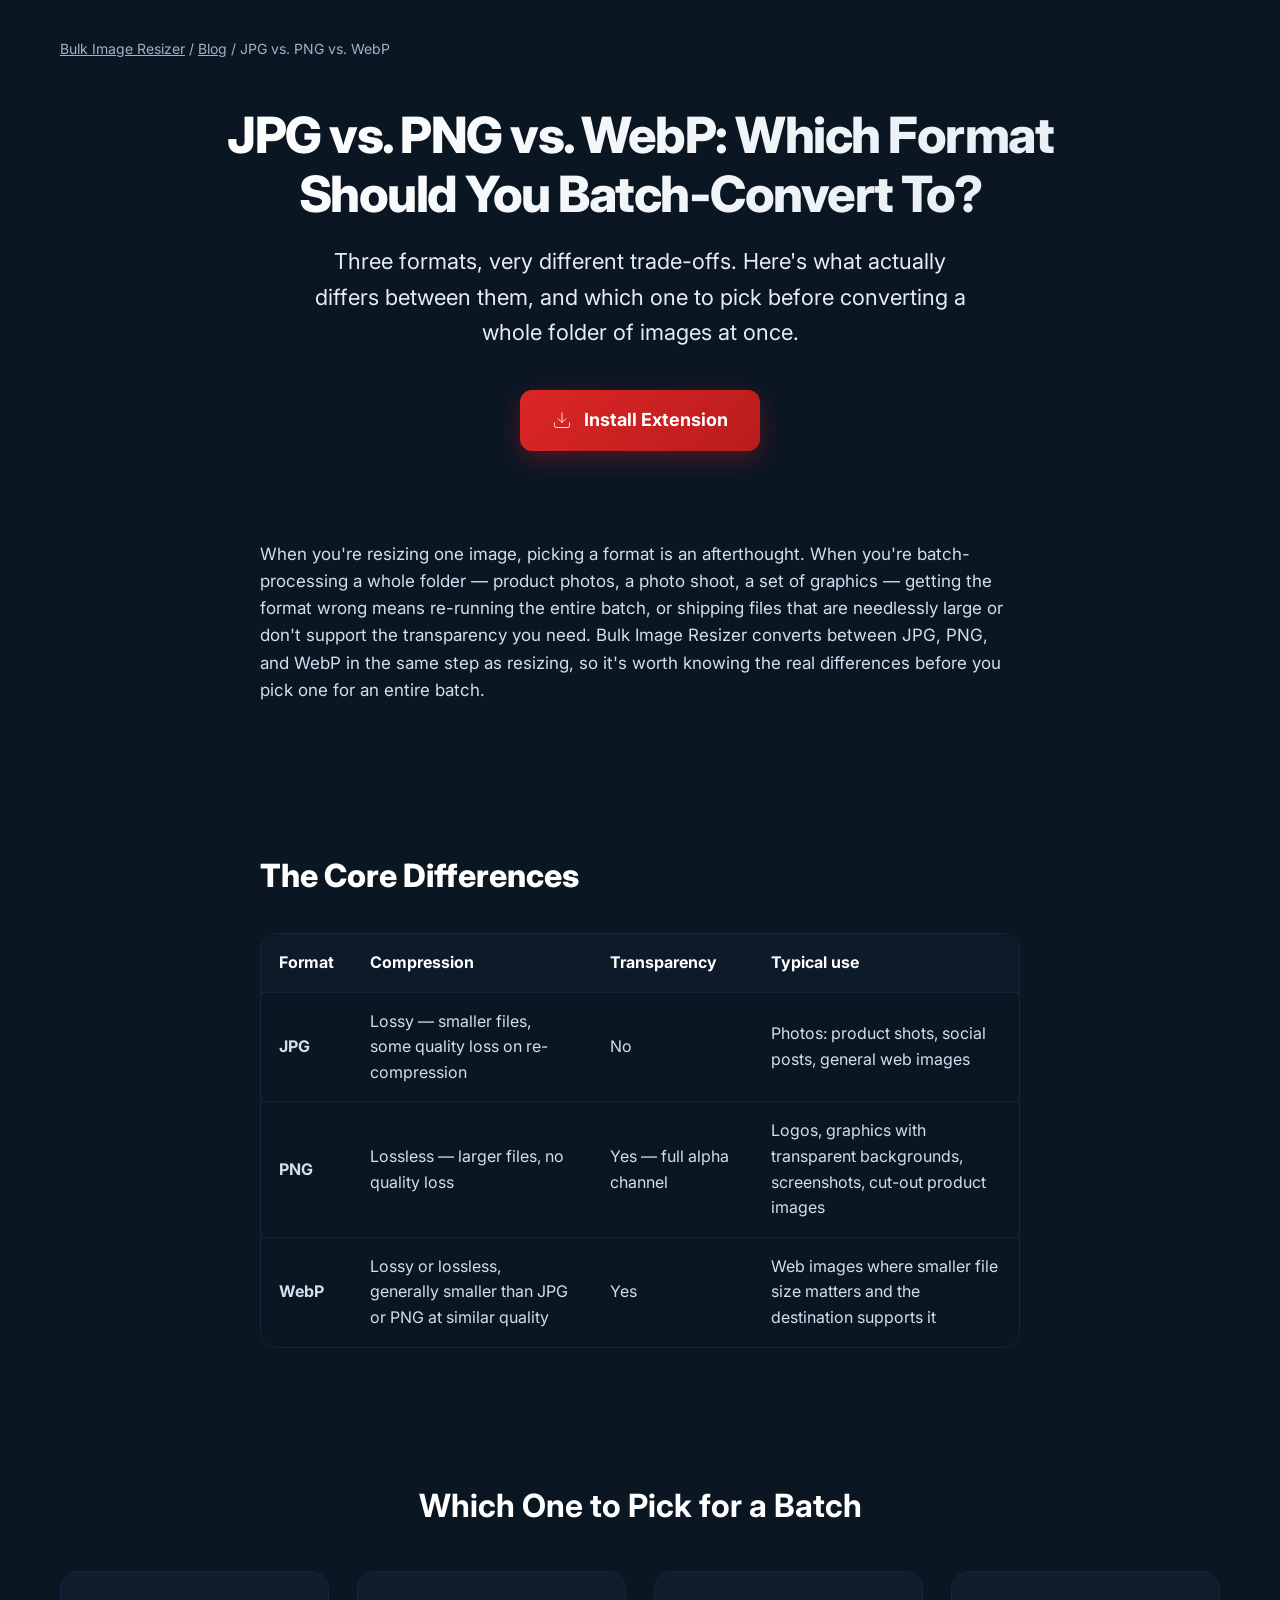
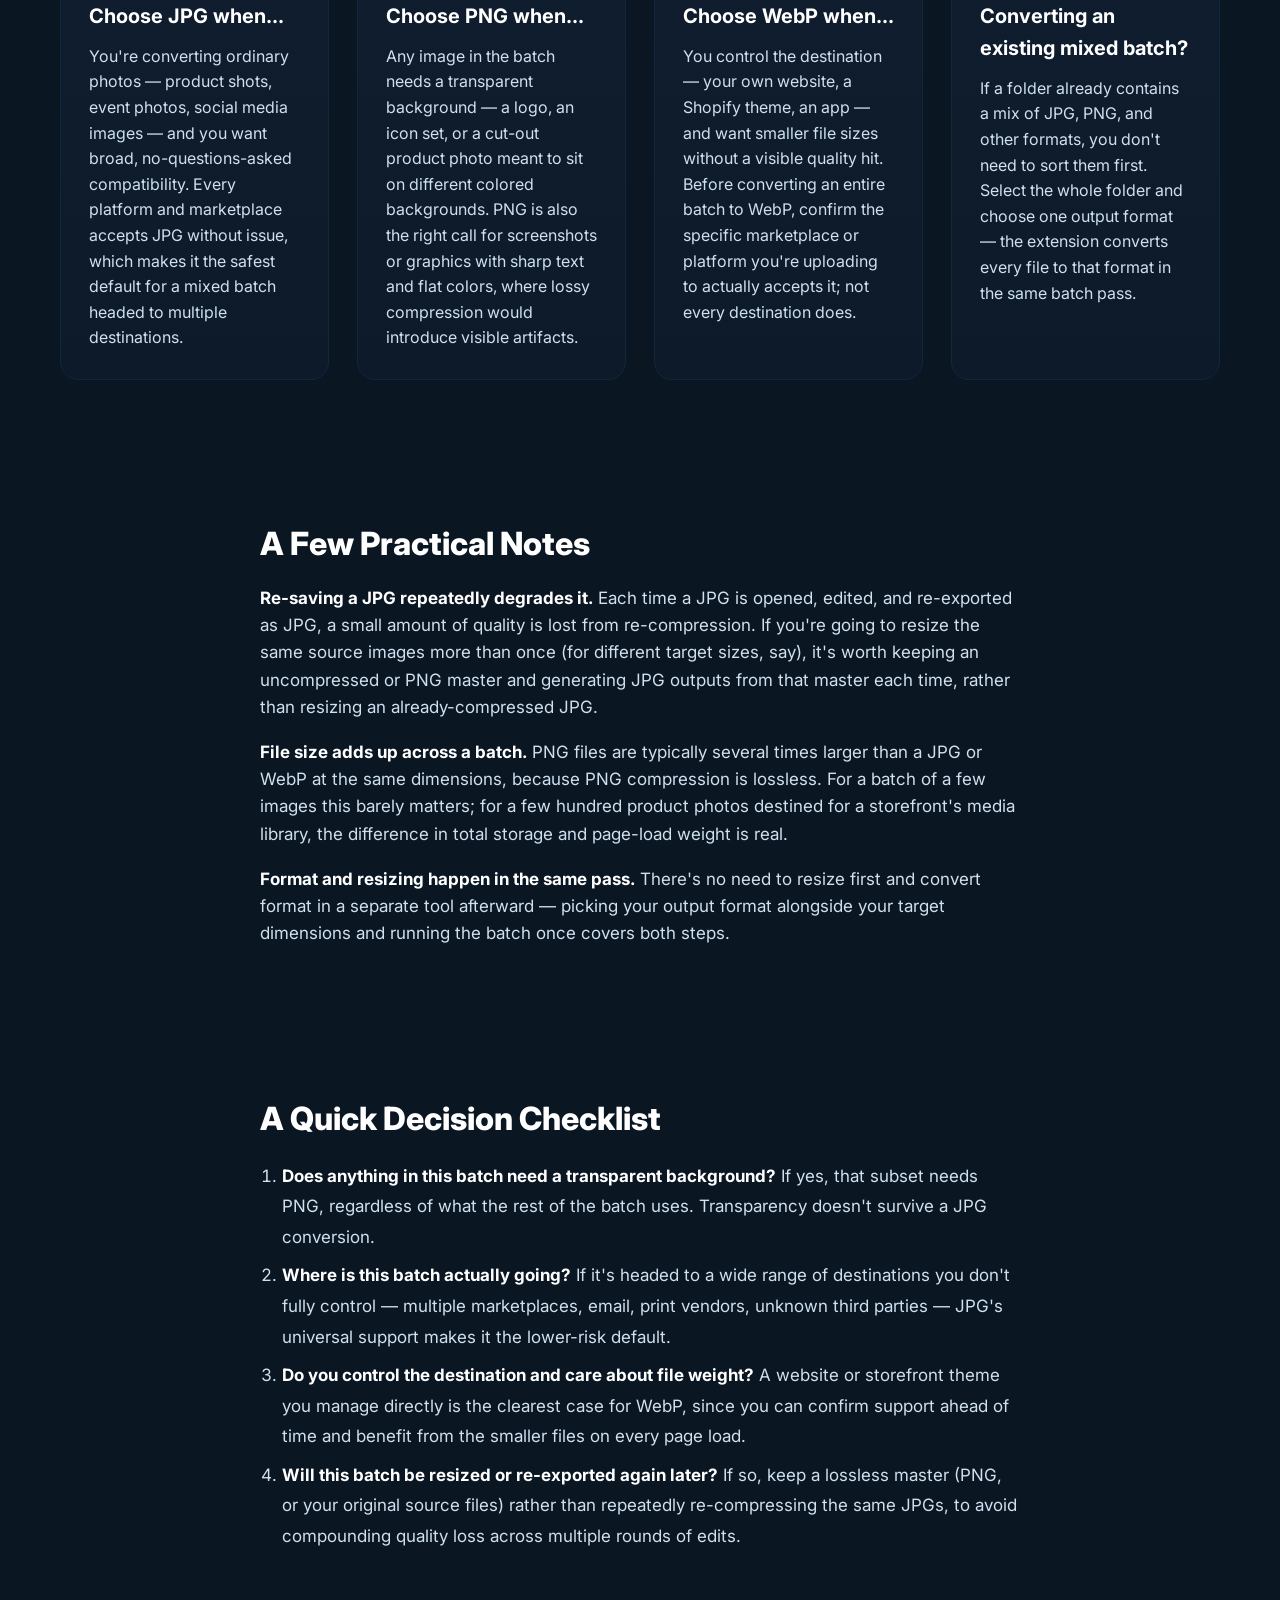
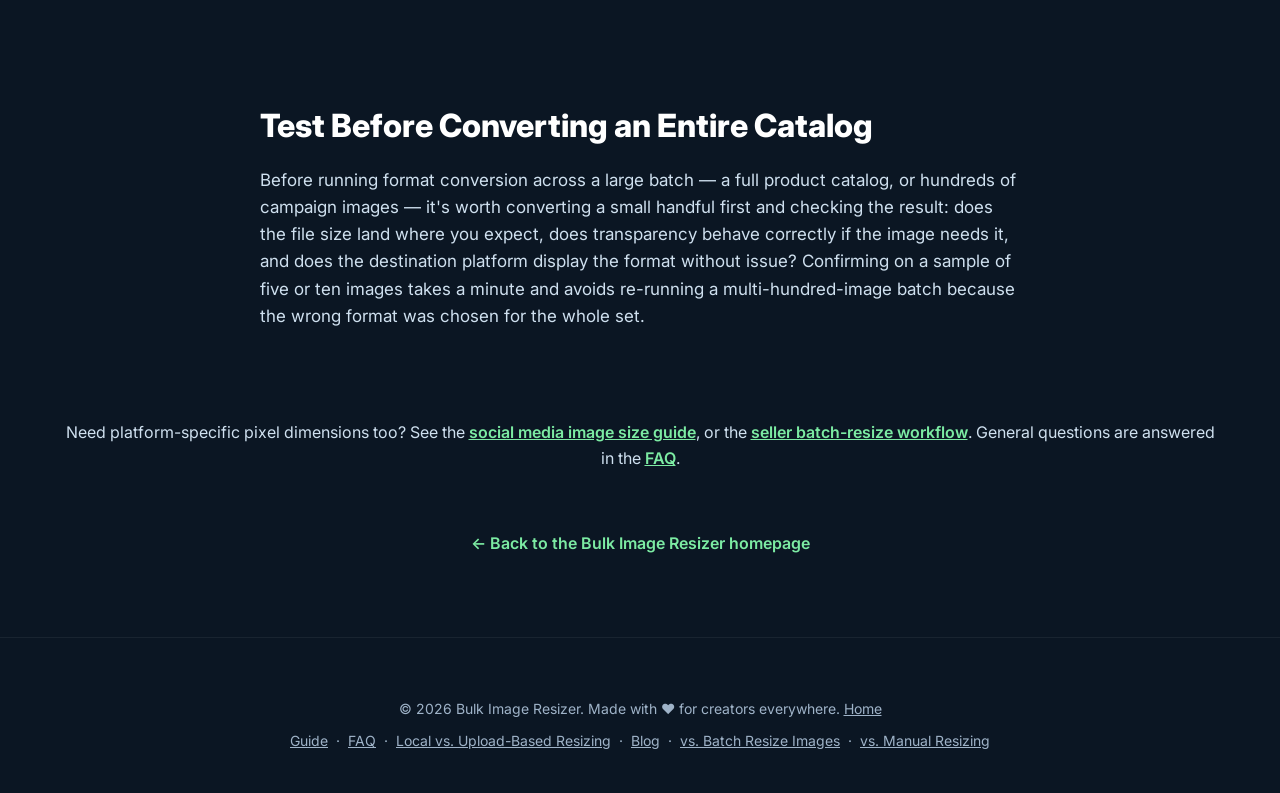
<file: blog/jpg-png-webp-which-format-to-use/index.html>
<!DOCTYPE html>
<html lang="en">
<head>
  <meta charset="utf-8" />
  <meta name="viewport" content="width=device-width, initial-scale=1" />
  <title>JPG vs. PNG vs. WebP: Which Format Should You Batch-Convert To? | Bulk Image Resizer</title>
  <meta name="description" content="What actually differs between JPG, PNG, and WebP, and how to choose the right one when batch-converting a whole folder of images at once instead of one file at a time." />
  <meta name="keywords" content="jpg vs png vs webp, resize and convert images in bulk, batch convert images, image format comparison, bulk image resizer" />

  <!-- Canonical -->
  <link rel="canonical" href="https://bulk-image-resizer.com/blog/jpg-png-webp-which-format-to-use/" />

  <!-- Open Graph -->
  <meta property="og:type" content="article" />
  <meta property="og:url" content="https://bulk-image-resizer.com/blog/jpg-png-webp-which-format-to-use/" />
  <meta property="og:title" content="JPG vs. PNG vs. WebP: Which Format Should You Batch-Convert To?" />
  <meta property="og:description" content="What actually differs between JPG, PNG, and WebP, and how to choose the right one when batch-converting a whole folder of images at once." />
  <meta property="og:image" content="https://bulk-image-resizer.com/Landing_Screen_1.png" />
  <meta property="og:site_name" content="Bulk Image Resizer" />

  <!-- Twitter Card -->
  <meta name="twitter:card" content="summary_large_image" />
  <meta name="twitter:title" content="JPG vs. PNG vs. WebP: Which Format Should You Batch-Convert To?" />
  <meta name="twitter:description" content="What actually differs between JPG, PNG, and WebP, and how to choose the right one when batch-converting a whole folder of images at once." />
  <meta name="twitter:image" content="https://bulk-image-resizer.com/Landing_Screen_1.png" />

  <!-- Structured Data: Article -->
  <script type="application/ld+json">
  {
    "@context": "https://schema.org",
    "@type": "Article",
    "headline": "JPG vs. PNG vs. WebP: Which Format Should You Batch-Convert To?",
    "description": "A practical comparison of JPG, PNG, and WebP, and how to choose the right output format when batch-converting a whole folder of images at once.",
    "url": "https://bulk-image-resizer.com/blog/jpg-png-webp-which-format-to-use/",
    "datePublished": "2026-10-09",
    "dateModified": "2026-10-09",
    "author": {
      "@type": "Organization",
      "name": "Bulk Image Resizer"
    },
    "publisher": {
      "@type": "Organization",
      "name": "Bulk Image Resizer",
      "url": "https://bulk-image-resizer.com/"
    }
  }
  </script>

  <!-- Google Tag Manager -->
  <script>(function(w,d,s,l,i){w[l]=w[l]||[];w[l].push({'gtm.start':
  new Date().getTime(),event:'gtm.js'});var f=d.getElementsByTagName(s)[0],
  j=d.createElement(s),dl=l!='dataLayer'?'&l='+l:'';j.async=true;j.src=
  'https://www.googletagmanager.com/gtm.js?id='+i+dl;f.parentNode.insertBefore(j,f);
  })(window,document,'script','dataLayer','GTM-MJVHKL4W');</script>
  <!-- End Google Tag Manager -->

  <!-- Umami -->
  <script defer src="https://cloud.umami.is/script.js" data-website-id="93c9dfe5-8eb3-4b94-a3b7-7828f1651d2e"></script>

  <!-- Favicons -->
  <link rel="icon" type="image/png" href="/favicon-96x96.png" sizes="96x96" />
  <link rel="icon" type="image/svg+xml" href="/favicon.svg" />
  <link rel="shortcut icon" href="/favicon.ico" />
  <link rel="apple-touch-icon" sizes="180x180" href="/apple-touch-icon.png" />
  <link rel="manifest" href="/site.webmanifest" />

  <!-- Typography -->
  <link rel="preconnect" href="https://fonts.googleapis.com">
  <link rel="preconnect" href="https://fonts.gstatic.com" crossorigin>
  <link href="https://fonts.googleapis.com/css2?family=Inter:wght@400;500;600;700;800&display=swap" rel="stylesheet">

  <link rel="stylesheet" href="/shared/base.css" />

  <style>
    :root{
      --shadow-lg:0 32px 80px rgba(0,0,0,.4), 0 4px 16px rgba(0,0,0,.3);
    }

    .container{
      max-width: 1200px;
      margin: 0 auto;
      padding: 0 20px;
    }

    .breadcrumb{
      padding: 24px 0 0;
      font-size: 14px;
      color: var(--muted);
    }
    .breadcrumb a{ color: var(--muted); text-decoration: underline; }
    .breadcrumb a:hover{ color: var(--text-hero); }

    /* Header (page-unique: no top nav bar on this site; reset base.css's sticky-nav .header) */
    .header{
      padding: 32px 0 50px;
      text-align: center;
      position: static;
      background: none;
      border-bottom: none;
    }

    .hero{
      margin-bottom: 20px;
      padding: 0;
    }

    .hero h1{
      font-size: clamp(30px, 5vw, 50px);
      line-height:1.18;
      letter-spacing:-.03em;
      margin:0 0 20px;
      font-weight: 800;
      color:#fff;
      text-wrap: balance;
      max-width: 900px;
      margin-left: auto;
      margin-right: auto;
    }

    .hero p{
      font-size: clamp(18px, 2.5vw, 22px);
      color: var(--text-hero);
      margin: 0 0 40px;
      max-width: 680px;
      margin-left: auto;
      margin-right: auto;
    }

    .cta-button{
      display: inline-flex;
      align-items: center;
      gap: 12px;
      background: linear-gradient(135deg, #dc2626, #b91c1c);
      color: white;
      text-decoration: none;
      font-weight: 700;
      font-size: 18px;
      padding: 16px 32px;
      border-radius: 12px;
      box-shadow: 0 8px 24px rgba(220, 38, 38, .3);
      transition: all 0.3s ease;
      border: none;
      cursor: pointer;
    }

    .cta-button:hover{
      transform: translateY(-2px);
      box-shadow: 0 12px 32px rgba(220, 38, 38, .4);
      background: linear-gradient(135deg, #ef4444, #dc2626);
    }

    .cta-button svg{
      width: 20px;
      height: 20px;
    }

    .features-section{
      margin: 40px 0 70px;
    }

    .features-section h2{
      font-size: clamp(24px, 3.2vw, 32px);
      font-weight: 700;
      text-align: center;
      margin: 0 0 28px;
      color: #fff;
    }

    .prose{
      max-width:760px;
      margin:0 auto;
      color:var(--text-muted);
      font-size:17px;
    }

    .prose p{ margin: 0 0 18px; }
    .prose ul, .prose ol{ padding-left: 22px; line-height: 1.8; }
    .prose li{ margin-bottom: 8px; }
    .prose strong{ color:#fff; }

    .feature-card{
      text-align: left;
    }

    .feature-card:hover{
      transform: translateY(-4px);
      box-shadow: var(--shadow-lg);
    }

    .home-link-wrap{
      text-align:center;
      margin-top: 60px;
    }
    .home-link-wrap a{
      color: var(--accent);
      font-weight: 600;
      text-decoration: none;
    }
    .home-link-wrap a:hover{ text-decoration: underline; }

    .footer{
      text-align: center;
      padding: 60px 0 40px;
      border-top: 1px solid rgba(255,255,255,.06);
      margin-top: 80px;
    }

    .footer p{
      color: var(--muted);
      margin: 0;
      font-size: 14px;
    }

    .footer a{ color: var(--muted); }

    @media (max-width: 768px) {
      .container{
        padding: 0 16px;
      }
      .hero{
        margin-bottom: 40px;
      }
      .features-section{
        margin: 50px 0;
      }
    }

    /* Text/table sections: block layout, centred column aligned with .prose */
    section.article-body{ max-width: 760px; margin-left: auto; margin-right: auto; }
  </style>
</head>
<body>
  <!-- Google Tag Manager (noscript) -->
  <noscript><iframe src="https://www.googletagmanager.com/ns.html?id=GTM-MJVHKL4W"
  height="0" width="0" style="display:none;visibility:hidden"></iframe></noscript>
  <!-- End Google Tag Manager (noscript) -->

  <div class="container">
    <p class="breadcrumb"><a href="/">Bulk Image Resizer</a> / <a href="/blog/">Blog</a> / JPG vs. PNG vs. WebP</p>

    <!-- Header -->
    <header class="header">
      <div class="hero">
        <h1>JPG vs. PNG vs. WebP: Which Format Should You Batch-Convert To?</h1>
        <p>Three formats, very different trade-offs. Here's what actually differs between them, and which one to pick before converting a whole folder of images at once.</p>
        <a href="https://chromewebstore.google.com/detail/bulk-image-resizer/apbofiadpimeihiapjhjcpjjboibkeoh?hl=en" class="cta-button" target="_blank">
          <svg viewBox="0 0 24 24" fill="none" stroke="currentColor">
            <path d="M21 15v4a2 2 0 0 1-2 2H5a2 2 0 0 1-2-2v-4"/>
            <polyline points="7,10 12,15 17,10"/>
            <line x1="12" y1="15" x2="12" y2="3"/>
          </svg>
          Install Extension
        </a>
      </div>
    </header>

    <!-- Intro -->
    <section class="article-body">
      <div class="prose">
        <p>
          When you're resizing one image, picking a format is an afterthought. When you're batch-processing a whole folder — product photos, a photo shoot, a set of graphics — getting the format wrong means re-running the entire batch, or shipping files that are needlessly large or don't support the transparency you need. Bulk Image Resizer converts between JPG, PNG, and WebP in the same step as resizing, so it's worth knowing the real differences before you pick one for an entire batch.
        </p>
      </div>
    </section>

    <!-- Comparison table -->
    <section class="article-body">
      <h2>The Core Differences</h2>
      <div class="compare-table-wrap">
        <table class="compare-table">
          <thead>
            <tr><th>Format</th><th>Compression</th><th>Transparency</th><th>Typical use</th></tr>
          </thead>
          <tbody>
            <tr>
              <td data-label="Format"><strong>JPG</strong></td>
              <td data-label="Compression">Lossy — smaller files, some quality loss on re-compression</td>
              <td data-label="Transparency">No</td>
              <td data-label="Typical use">Photos: product shots, social posts, general web images</td>
            </tr>
            <tr>
              <td data-label="Format"><strong>PNG</strong></td>
              <td data-label="Compression">Lossless — larger files, no quality loss</td>
              <td data-label="Transparency">Yes — full alpha channel</td>
              <td data-label="Typical use">Logos, graphics with transparent backgrounds, screenshots, cut-out product images</td>
            </tr>
            <tr>
              <td data-label="Format"><strong>WebP</strong></td>
              <td data-label="Compression">Lossy or lossless, generally smaller than JPG or PNG at similar quality</td>
              <td data-label="Transparency">Yes</td>
              <td data-label="Typical use">Web images where smaller file size matters and the destination supports it</td>
            </tr>
          </tbody>
        </table>
      </div>
    </section>

    <!-- When to pick each -->
    <section class="features-section">
      <h2>Which One to Pick for a Batch</h2>
      <div class="features-grid">
        <div class="feature-card">
          <h3>Choose JPG when...</h3>
          <p>You're converting ordinary photos — product shots, event photos, social media images — and you want broad, no-questions-asked compatibility. Every platform and marketplace accepts JPG without issue, which makes it the safest default for a mixed batch headed to multiple destinations.</p>
        </div>
        <div class="feature-card">
          <h3>Choose PNG when...</h3>
          <p>Any image in the batch needs a transparent background — a logo, an icon set, or a cut-out product photo meant to sit on different colored backgrounds. PNG is also the right call for screenshots or graphics with sharp text and flat colors, where lossy compression would introduce visible artifacts.</p>
        </div>
        <div class="feature-card">
          <h3>Choose WebP when...</h3>
          <p>You control the destination — your own website, a Shopify theme, an app — and want smaller file sizes without a visible quality hit. Before converting an entire batch to WebP, confirm the specific marketplace or platform you're uploading to actually accepts it; not every destination does.</p>
        </div>
        <div class="feature-card">
          <h3>Converting an existing mixed batch?</h3>
          <p>If a folder already contains a mix of JPG, PNG, and other formats, you don't need to sort them first. Select the whole folder and choose one output format — the extension converts every file to that format in the same batch pass.</p>
        </div>
      </div>
    </section>

    <!-- Practical notes -->
    <section class="article-body">
      <h2>A Few Practical Notes</h2>
      <div class="prose">
        <p>
          <strong>Re-saving a JPG repeatedly degrades it.</strong> Each time a JPG is opened, edited, and re-exported as JPG, a small amount of quality is lost from re-compression. If you're going to resize the same source images more than once (for different target sizes, say), it's worth keeping an uncompressed or PNG master and generating JPG outputs from that master each time, rather than resizing an already-compressed JPG.
        </p>
        <p>
          <strong>File size adds up across a batch.</strong> PNG files are typically several times larger than a JPG or WebP at the same dimensions, because PNG compression is lossless. For a batch of a few images this barely matters; for a few hundred product photos destined for a storefront's media library, the difference in total storage and page-load weight is real.
        </p>
        <p>
          <strong>Format and resizing happen in the same pass.</strong> There's no need to resize first and convert format in a separate tool afterward — picking your output format alongside your target dimensions and running the batch once covers both steps.
        </p>
      </div>
    </section>

    <!-- Decision checklist -->
    <section class="article-body">
      <h2>A Quick Decision Checklist</h2>
      <div class="prose">
        <ol>
          <li><strong>Does anything in this batch need a transparent background?</strong> If yes, that subset needs PNG, regardless of what the rest of the batch uses. Transparency doesn't survive a JPG conversion.</li>
          <li><strong>Where is this batch actually going?</strong> If it's headed to a wide range of destinations you don't fully control — multiple marketplaces, email, print vendors, unknown third parties — JPG's universal support makes it the lower-risk default.</li>
          <li><strong>Do you control the destination and care about file weight?</strong> A website or storefront theme you manage directly is the clearest case for WebP, since you can confirm support ahead of time and benefit from the smaller files on every page load.</li>
          <li><strong>Will this batch be resized or re-exported again later?</strong> If so, keep a lossless master (PNG, or your original source files) rather than repeatedly re-compressing the same JPGs, to avoid compounding quality loss across multiple rounds of edits.</li>
        </ol>
      </div>
    </section>

    <!-- Testing before committing -->
    <section class="article-body">
      <h2>Test Before Converting an Entire Catalog</h2>
      <div class="prose">
        <p>
          Before running format conversion across a large batch — a full product catalog, or hundreds of campaign images — it's worth converting a small handful first and checking the result: does the file size land where you expect, does transparency behave correctly if the image needs it, and does the destination platform display the format without issue? Confirming on a sample of five or ten images takes a minute and avoids re-running a multi-hundred-image batch because the wrong format was chosen for the whole set.
        </p>
      </div>
    </section>

    <p style="text-align:center;margin-top:12px;color:var(--text-muted);">
      Need platform-specific pixel dimensions too? See the <a href="/blog/social-media-image-size-guide/" style="color:var(--accent);font-weight:600;">social media image size guide</a>, or the <a href="/blog/batch-resize-workflow-for-online-sellers/" style="color:var(--accent);font-weight:600;">seller batch-resize workflow</a>. General questions are answered in the <a href="/faq/" style="color:var(--accent);font-weight:600;">FAQ</a>.
    </p>

    <div class="home-link-wrap">
      <a href="/">&larr; Back to the Bulk Image Resizer homepage</a>
    </div>
  </div>

  <!-- Footer -->
  <footer class="footer">
    <div class="container">
      <p>© 2026 Bulk Image Resizer. Made with ❤️ for creators everywhere. <a href="/">Home</a></p>
      <p style="margin-top:10px;">
        <a href="/guide/">Guide</a> &nbsp;·&nbsp; <a href="/faq/">FAQ</a> &nbsp;·&nbsp; <a href="/local-processing/">Local vs. Upload-Based Resizing</a> &nbsp;·&nbsp; <a href="/blog/">Blog</a> &nbsp;·&nbsp; <a href="/vs-batch-resize-images/">vs. Batch Resize Images</a> &nbsp;·&nbsp; <a href="/vs-manual-resizing/">vs. Manual Resizing</a>
      </p>
    </div>
  </footer>

</body>
</html>
</file>
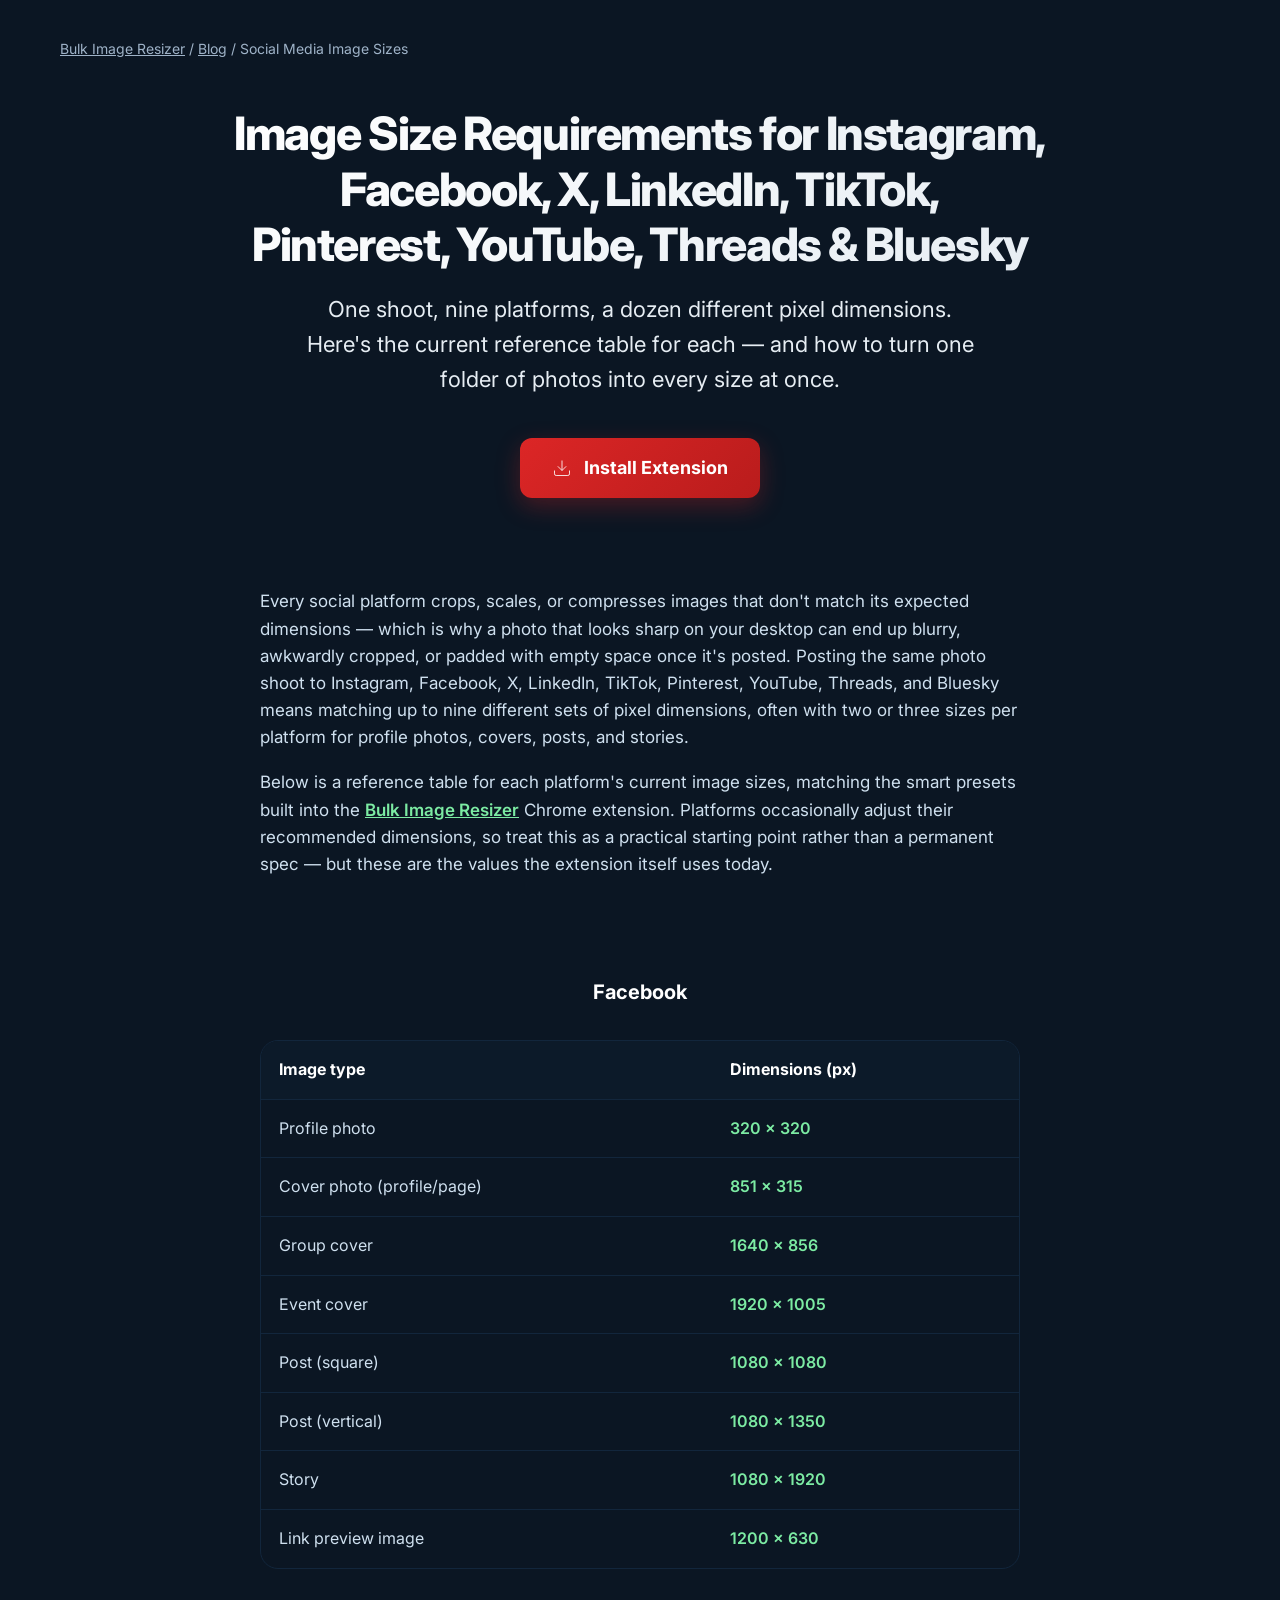
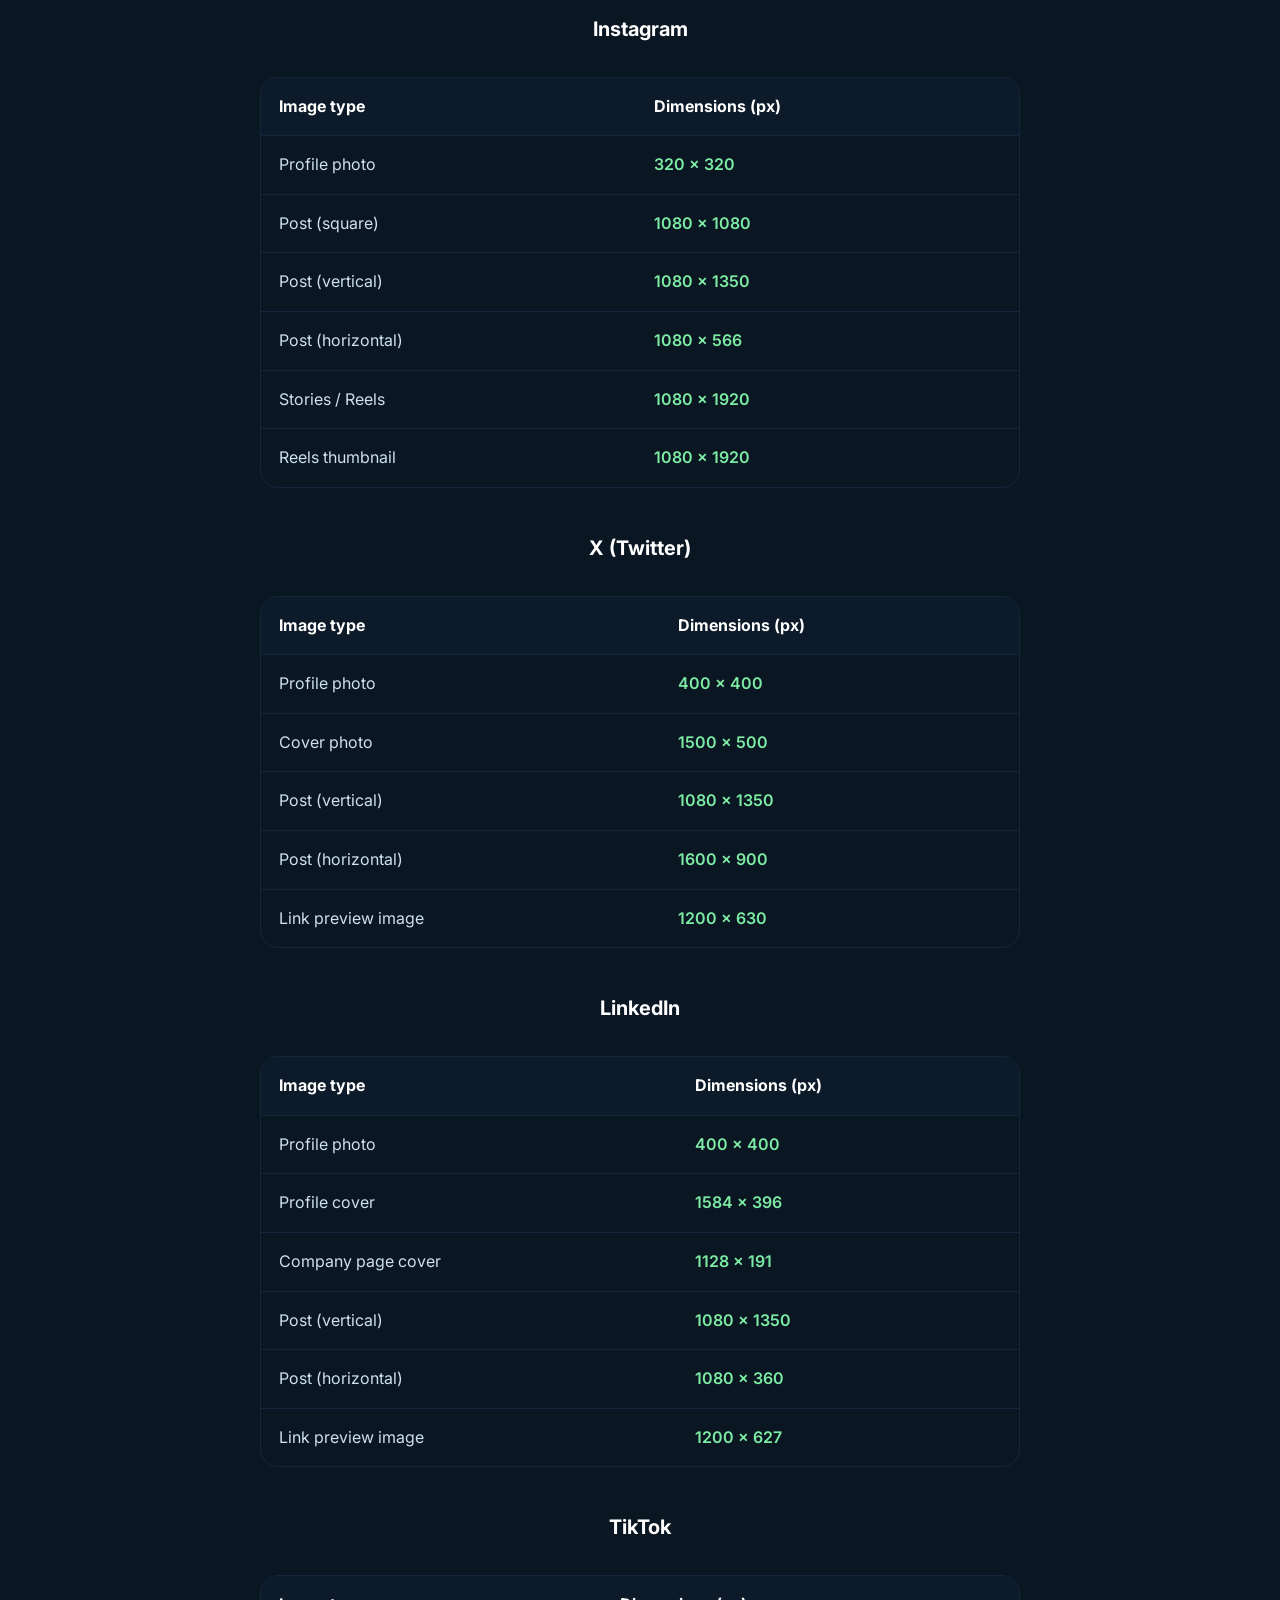
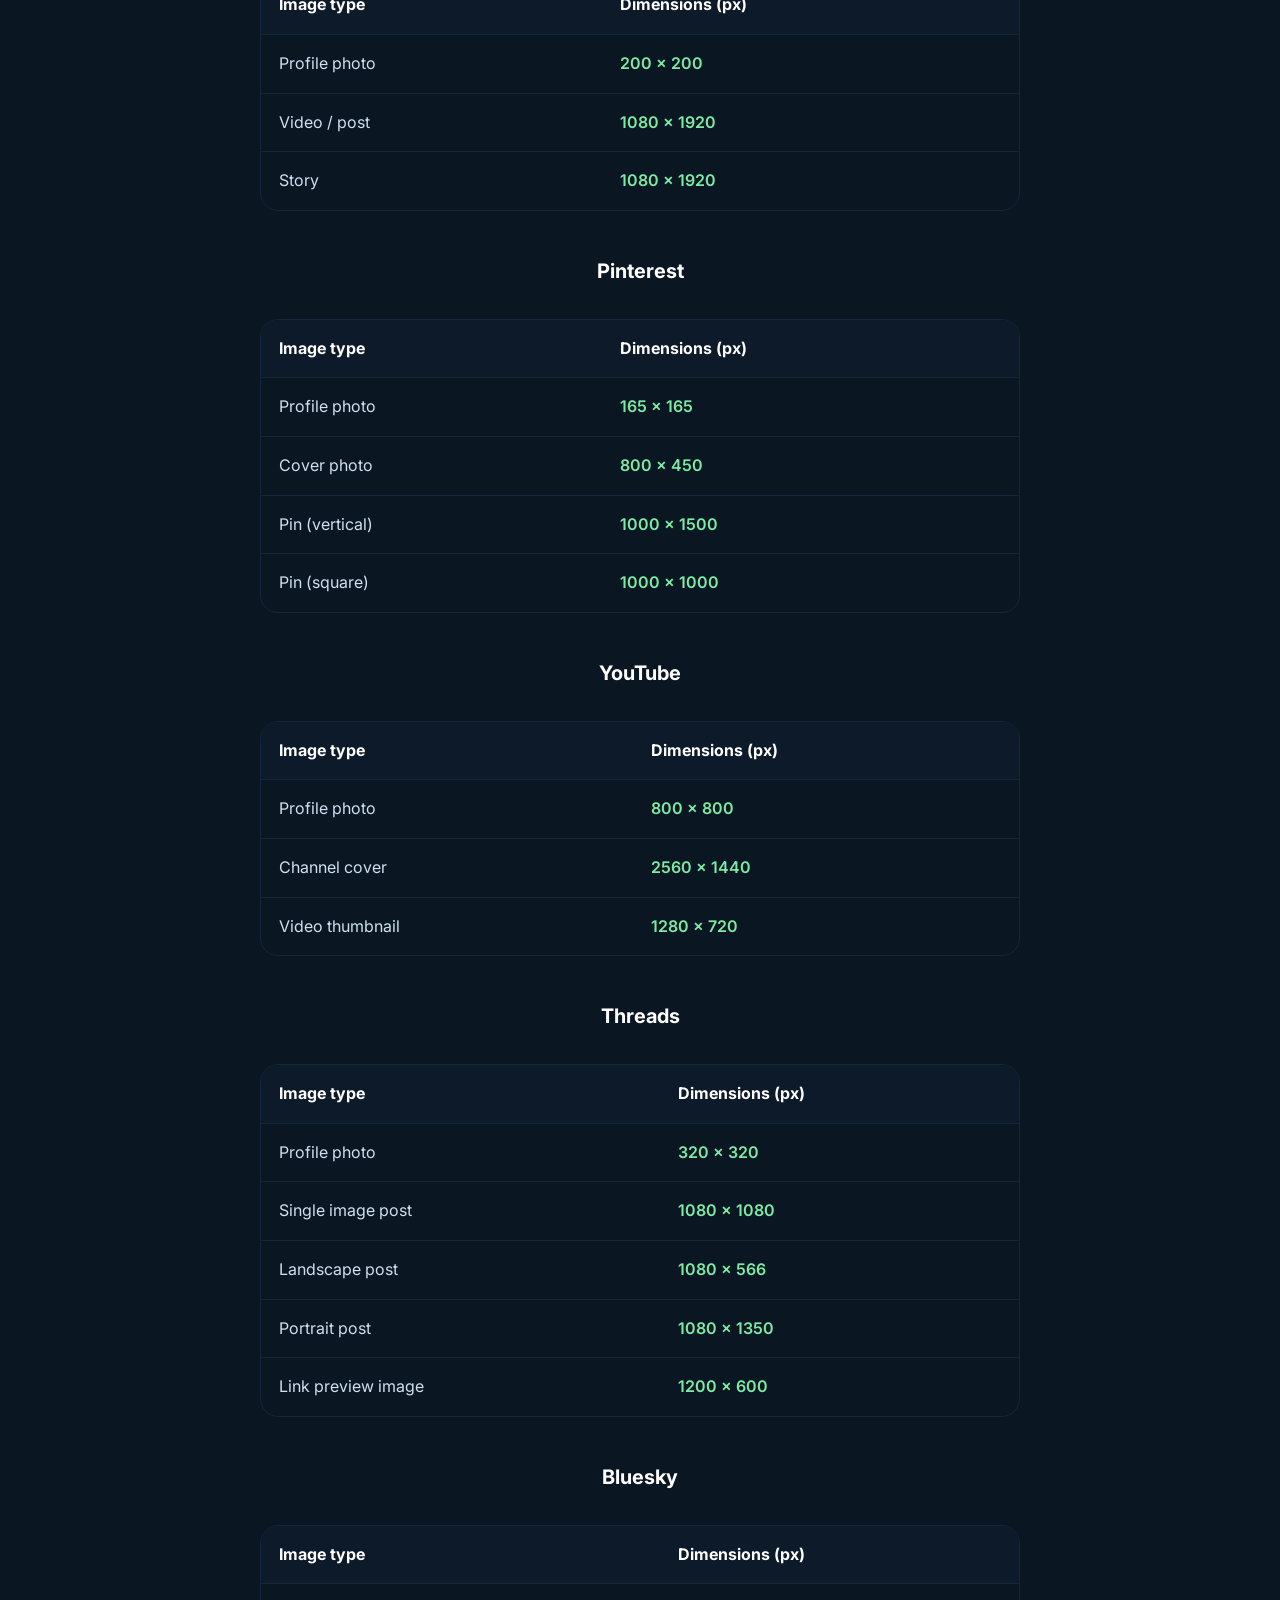
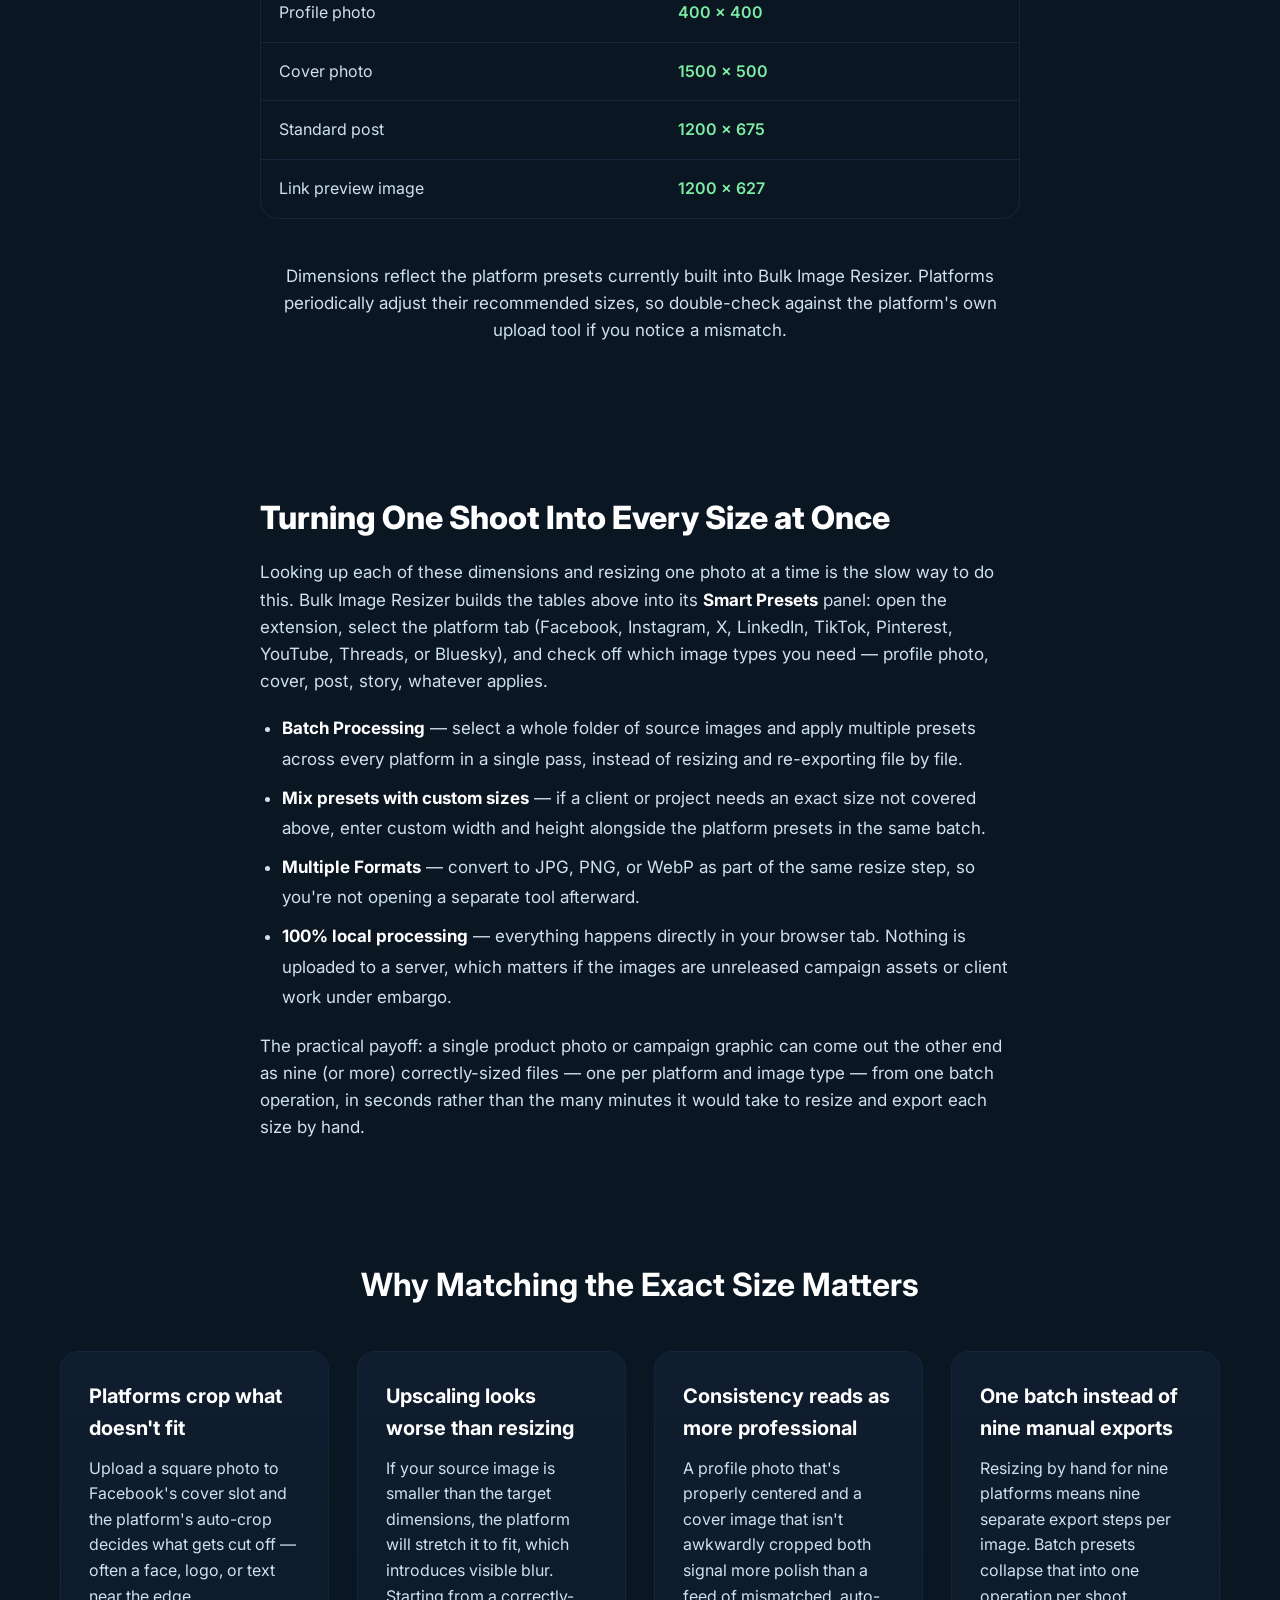
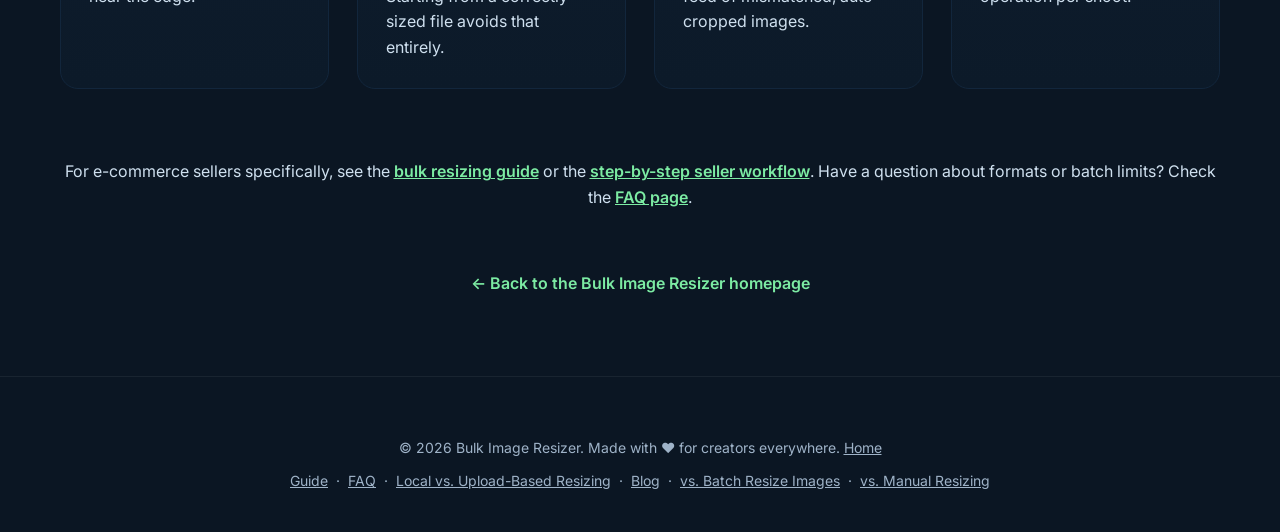
<file: blog/social-media-image-size-guide/index.html>
<!DOCTYPE html>
<html lang="en">
<head>
  <meta charset="utf-8" />
  <meta name="viewport" content="width=device-width, initial-scale=1" />
  <title>Image Size Requirements for Instagram, Facebook, X, LinkedIn, TikTok, Pinterest, YouTube, Threads & Bluesky</title>
  <meta name="description" content="Current pixel dimensions for profile photos, covers, posts, and stories on Instagram, Facebook, X/Twitter, LinkedIn, TikTok, Pinterest, YouTube, Threads, and Bluesky — and how to batch-resize one shoot into every size at once." />
  <meta name="keywords" content="social media image sizes, batch resize images for social media, resize and convert images in bulk, instagram image size, facebook image size, bulk image resizer" />

  <!-- Canonical -->
  <link rel="canonical" href="https://bulk-image-resizer.com/blog/social-media-image-size-guide/" />

  <!-- Open Graph -->
  <meta property="og:type" content="article" />
  <meta property="og:url" content="https://bulk-image-resizer.com/blog/social-media-image-size-guide/" />
  <meta property="og:title" content="Image Size Requirements for Instagram, Facebook, X, LinkedIn, TikTok, Pinterest, YouTube, Threads & Bluesky" />
  <meta property="og:description" content="Current pixel dimensions for profile photos, covers, posts, and stories across nine major platforms — plus how to batch-resize one shoot into every size at once." />
  <meta property="og:image" content="https://bulk-image-resizer.com/Landing_Screen_1.png" />
  <meta property="og:site_name" content="Bulk Image Resizer" />

  <!-- Twitter Card -->
  <meta name="twitter:card" content="summary_large_image" />
  <meta name="twitter:title" content="Image Size Requirements for Instagram, Facebook, X, LinkedIn, TikTok, Pinterest, YouTube, Threads & Bluesky" />
  <meta name="twitter:description" content="Current pixel dimensions for profile photos, covers, posts, and stories across nine major platforms — plus how to batch-resize one shoot into every size at once." />
  <meta name="twitter:image" content="https://bulk-image-resizer.com/Landing_Screen_1.png" />

  <!-- Structured Data: Article -->
  <script type="application/ld+json">
  {
    "@context": "https://schema.org",
    "@type": "Article",
    "headline": "Image Size Requirements for Instagram, Facebook, X, LinkedIn, TikTok, Pinterest, YouTube, Threads & Bluesky",
    "description": "A reference guide to current pixel dimensions for profile photos, covers, posts, and stories across nine major social platforms, and how to batch-resize a single photo shoot into every size at once.",
    "url": "https://bulk-image-resizer.com/blog/social-media-image-size-guide/",
    "datePublished": "2026-10-09",
    "dateModified": "2026-10-09",
    "author": {
      "@type": "Organization",
      "name": "Bulk Image Resizer"
    },
    "publisher": {
      "@type": "Organization",
      "name": "Bulk Image Resizer",
      "url": "https://bulk-image-resizer.com/"
    }
  }
  </script>

  <!-- Google Tag Manager -->
  <script>(function(w,d,s,l,i){w[l]=w[l]||[];w[l].push({'gtm.start':
  new Date().getTime(),event:'gtm.js'});var f=d.getElementsByTagName(s)[0],
  j=d.createElement(s),dl=l!='dataLayer'?'&l='+l:'';j.async=true;j.src=
  'https://www.googletagmanager.com/gtm.js?id='+i+dl;f.parentNode.insertBefore(j,f);
  })(window,document,'script','dataLayer','GTM-MJVHKL4W');</script>
  <!-- End Google Tag Manager -->

  <!-- Umami -->
  <script defer src="https://cloud.umami.is/script.js" data-website-id="93c9dfe5-8eb3-4b94-a3b7-7828f1651d2e"></script>

  <!-- Favicons -->
  <link rel="icon" type="image/png" href="/favicon-96x96.png" sizes="96x96" />
  <link rel="icon" type="image/svg+xml" href="/favicon.svg" />
  <link rel="shortcut icon" href="/favicon.ico" />
  <link rel="apple-touch-icon" sizes="180x180" href="/apple-touch-icon.png" />
  <link rel="manifest" href="/site.webmanifest" />

  <!-- Typography -->
  <link rel="preconnect" href="https://fonts.googleapis.com">
  <link rel="preconnect" href="https://fonts.gstatic.com" crossorigin>
  <link href="https://fonts.googleapis.com/css2?family=Inter:wght@400;500;600;700;800&display=swap" rel="stylesheet">

  <link rel="stylesheet" href="/shared/base.css" />

  <style>
    :root{
      --shadow-lg:0 32px 80px rgba(0,0,0,.4), 0 4px 16px rgba(0,0,0,.3);
    }

    .container{
      max-width: 1200px;
      margin: 0 auto;
      padding: 0 20px;
    }

    .breadcrumb{
      padding: 24px 0 0;
      font-size: 14px;
      color: var(--muted);
    }
    .breadcrumb a{ color: var(--muted); text-decoration: underline; }
    .breadcrumb a:hover{ color: var(--text-hero); }

    /* Header (page-unique: no top nav bar on this site; reset base.css's sticky-nav .header) */
    .header{
      padding: 32px 0 50px;
      text-align: center;
      position: static;
      background: none;
      border-bottom: none;
    }

    .hero{
      margin-bottom: 20px;
      padding: 0;
    }

    .hero h1{
      font-size: clamp(28px, 4.8vw, 46px);
      line-height:1.2;
      letter-spacing:-.03em;
      margin:0 0 20px;
      font-weight: 800;
      color:#fff;
      text-wrap: balance;
      max-width: 900px;
      margin-left: auto;
      margin-right: auto;
    }

    .hero p{
      font-size: clamp(18px, 2.5vw, 22px);
      color: var(--text-hero);
      margin: 0 0 40px;
      max-width: 680px;
      margin-left: auto;
      margin-right: auto;
    }

    .cta-button{
      display: inline-flex;
      align-items: center;
      gap: 12px;
      background: linear-gradient(135deg, #dc2626, #b91c1c);
      color: white;
      text-decoration: none;
      font-weight: 700;
      font-size: 18px;
      padding: 16px 32px;
      border-radius: 12px;
      box-shadow: 0 8px 24px rgba(220, 38, 38, .3);
      transition: all 0.3s ease;
      border: none;
      cursor: pointer;
    }

    .cta-button:hover{
      transform: translateY(-2px);
      box-shadow: 0 12px 32px rgba(220, 38, 38, .4);
      background: linear-gradient(135deg, #ef4444, #dc2626);
    }

    .cta-button svg{
      width: 20px;
      height: 20px;
    }

    .features-section{
      margin: 40px 0 70px;
    }

    .features-section h2{
      font-size: clamp(24px, 3.2vw, 32px);
      font-weight: 700;
      text-align: center;
      margin: 0 0 28px;
      color: #fff;
    }

    .prose{
      max-width:760px;
      margin:0 auto;
      color:var(--text-muted);
      font-size:17px;
    }

    .prose p{ margin: 0 0 18px; }
    .prose ul, .prose ol{ padding-left: 22px; line-height: 1.8; }
    .prose li{ margin-bottom: 8px; }
    .prose strong{ color:#fff; }
    table.compare-table td.px{ color: var(--accent); font-weight: 600; white-space: nowrap; }

    .platform-block{ margin-bottom: 44px; }
    .platform-block h3{
      font-size: 20px;
      font-weight: 700;
      color: #fff;
      text-align: center;
      margin: 0 0 14px;
    }

    .note{
      max-width: 760px;
      margin: 0 auto;
      color: var(--muted);
      font-size: 14px;
      text-align: center;
    }

    .feature-card{
      text-align: left;
    }

    .feature-card:hover{
      transform: translateY(-4px);
      box-shadow: var(--shadow-lg);
    }

    .home-link-wrap{
      text-align:center;
      margin-top: 60px;
    }
    .home-link-wrap a{
      color: var(--accent);
      font-weight: 600;
      text-decoration: none;
    }
    .home-link-wrap a:hover{ text-decoration: underline; }

    .footer{
      text-align: center;
      padding: 60px 0 40px;
      border-top: 1px solid rgba(255,255,255,.06);
      margin-top: 80px;
    }

    .footer p{
      color: var(--muted);
      margin: 0;
      font-size: 14px;
    }

    .footer a{ color: var(--muted); }

    @media (max-width: 768px) {
      .container{
        padding: 0 16px;
      }
      .hero{
        margin-bottom: 40px;
      }
      .features-section{
        margin: 50px 0;
      }
    }

    /* Text/table sections: block layout, centred column aligned with .prose */
    section.article-body{ max-width: 760px; margin-left: auto; margin-right: auto; }
  </style>
</head>
<body>
  <!-- Google Tag Manager (noscript) -->
  <noscript><iframe src="https://www.googletagmanager.com/ns.html?id=GTM-MJVHKL4W"
  height="0" width="0" style="display:none;visibility:hidden"></iframe></noscript>
  <!-- End Google Tag Manager (noscript) -->

  <div class="container">
    <p class="breadcrumb"><a href="/">Bulk Image Resizer</a> / <a href="/blog/">Blog</a> / Social Media Image Sizes</p>

    <!-- Header -->
    <header class="header">
      <div class="hero">
        <h1>Image Size Requirements for Instagram, Facebook, X, LinkedIn, TikTok, Pinterest, YouTube, Threads & Bluesky</h1>
        <p>One shoot, nine platforms, a dozen different pixel dimensions. Here's the current reference table for each — and how to turn one folder of photos into every size at once.</p>
        <a href="https://chromewebstore.google.com/detail/bulk-image-resizer/apbofiadpimeihiapjhjcpjjboibkeoh?hl=en" class="cta-button" target="_blank">
          <svg viewBox="0 0 24 24" fill="none" stroke="currentColor">
            <path d="M21 15v4a2 2 0 0 1-2 2H5a2 2 0 0 1-2-2v-4"/>
            <polyline points="7,10 12,15 17,10"/>
            <line x1="12" y1="15" x2="12" y2="3"/>
          </svg>
          Install Extension
        </a>
      </div>
    </header>

    <!-- Intro -->
    <section class="article-body">
      <div class="prose">
        <p>
          Every social platform crops, scales, or compresses images that don't match its expected dimensions — which is why a photo that looks sharp on your desktop can end up blurry, awkwardly cropped, or padded with empty space once it's posted. Posting the same photo shoot to Instagram, Facebook, X, LinkedIn, TikTok, Pinterest, YouTube, Threads, and Bluesky means matching up to nine different sets of pixel dimensions, often with two or three sizes per platform for profile photos, covers, posts, and stories.
        </p>
        <p>
          Below is a reference table for each platform's current image sizes, matching the smart presets built into the <a href="/" style="color:var(--accent);font-weight:600;">Bulk Image Resizer</a> Chrome extension. Platforms occasionally adjust their recommended dimensions, so treat this as a practical starting point rather than a permanent spec — but these are the values the extension itself uses today.
        </p>
      </div>
    </section>

    <!-- Facebook -->
    <section class="article-body">
      <div class="platform-block">
        <h3>Facebook</h3>
        <div class="compare-table-wrap">
          <table class="compare-table">
            <thead><tr><th>Image type</th><th>Dimensions (px)</th></tr></thead>
            <tbody>
              <tr><td data-label="Image type">Profile photo</td><td data-label="Dimensions (px)" class="px">320 × 320</td></tr>
              <tr><td data-label="Image type">Cover photo (profile/page)</td><td data-label="Dimensions (px)" class="px">851 × 315</td></tr>
              <tr><td data-label="Image type">Group cover</td><td data-label="Dimensions (px)" class="px">1640 × 856</td></tr>
              <tr><td data-label="Image type">Event cover</td><td data-label="Dimensions (px)" class="px">1920 × 1005</td></tr>
              <tr><td data-label="Image type">Post (square)</td><td data-label="Dimensions (px)" class="px">1080 × 1080</td></tr>
              <tr><td data-label="Image type">Post (vertical)</td><td data-label="Dimensions (px)" class="px">1080 × 1350</td></tr>
              <tr><td data-label="Image type">Story</td><td data-label="Dimensions (px)" class="px">1080 × 1920</td></tr>
              <tr><td data-label="Image type">Link preview image</td><td data-label="Dimensions (px)" class="px">1200 × 630</td></tr>
            </tbody>
          </table>
        </div>
      </div>

      <!-- Instagram -->
      <div class="platform-block">
        <h3>Instagram</h3>
        <div class="compare-table-wrap">
          <table class="compare-table">
            <thead><tr><th>Image type</th><th>Dimensions (px)</th></tr></thead>
            <tbody>
              <tr><td data-label="Image type">Profile photo</td><td data-label="Dimensions (px)" class="px">320 × 320</td></tr>
              <tr><td data-label="Image type">Post (square)</td><td data-label="Dimensions (px)" class="px">1080 × 1080</td></tr>
              <tr><td data-label="Image type">Post (vertical)</td><td data-label="Dimensions (px)" class="px">1080 × 1350</td></tr>
              <tr><td data-label="Image type">Post (horizontal)</td><td data-label="Dimensions (px)" class="px">1080 × 566</td></tr>
              <tr><td data-label="Image type">Stories / Reels</td><td data-label="Dimensions (px)" class="px">1080 × 1920</td></tr>
              <tr><td data-label="Image type">Reels thumbnail</td><td data-label="Dimensions (px)" class="px">1080 × 1920</td></tr>
            </tbody>
          </table>
        </div>
      </div>

      <!-- X / Twitter -->
      <div class="platform-block">
        <h3>X (Twitter)</h3>
        <div class="compare-table-wrap">
          <table class="compare-table">
            <thead><tr><th>Image type</th><th>Dimensions (px)</th></tr></thead>
            <tbody>
              <tr><td data-label="Image type">Profile photo</td><td data-label="Dimensions (px)" class="px">400 × 400</td></tr>
              <tr><td data-label="Image type">Cover photo</td><td data-label="Dimensions (px)" class="px">1500 × 500</td></tr>
              <tr><td data-label="Image type">Post (vertical)</td><td data-label="Dimensions (px)" class="px">1080 × 1350</td></tr>
              <tr><td data-label="Image type">Post (horizontal)</td><td data-label="Dimensions (px)" class="px">1600 × 900</td></tr>
              <tr><td data-label="Image type">Link preview image</td><td data-label="Dimensions (px)" class="px">1200 × 630</td></tr>
            </tbody>
          </table>
        </div>
      </div>

      <!-- LinkedIn -->
      <div class="platform-block">
        <h3>LinkedIn</h3>
        <div class="compare-table-wrap">
          <table class="compare-table">
            <thead><tr><th>Image type</th><th>Dimensions (px)</th></tr></thead>
            <tbody>
              <tr><td data-label="Image type">Profile photo</td><td data-label="Dimensions (px)" class="px">400 × 400</td></tr>
              <tr><td data-label="Image type">Profile cover</td><td data-label="Dimensions (px)" class="px">1584 × 396</td></tr>
              <tr><td data-label="Image type">Company page cover</td><td data-label="Dimensions (px)" class="px">1128 × 191</td></tr>
              <tr><td data-label="Image type">Post (vertical)</td><td data-label="Dimensions (px)" class="px">1080 × 1350</td></tr>
              <tr><td data-label="Image type">Post (horizontal)</td><td data-label="Dimensions (px)" class="px">1080 × 360</td></tr>
              <tr><td data-label="Image type">Link preview image</td><td data-label="Dimensions (px)" class="px">1200 × 627</td></tr>
            </tbody>
          </table>
        </div>
      </div>

      <!-- TikTok -->
      <div class="platform-block">
        <h3>TikTok</h3>
        <div class="compare-table-wrap">
          <table class="compare-table">
            <thead><tr><th>Image type</th><th>Dimensions (px)</th></tr></thead>
            <tbody>
              <tr><td data-label="Image type">Profile photo</td><td data-label="Dimensions (px)" class="px">200 × 200</td></tr>
              <tr><td data-label="Image type">Video / post</td><td data-label="Dimensions (px)" class="px">1080 × 1920</td></tr>
              <tr><td data-label="Image type">Story</td><td data-label="Dimensions (px)" class="px">1080 × 1920</td></tr>
            </tbody>
          </table>
        </div>
      </div>

      <!-- Pinterest -->
      <div class="platform-block">
        <h3>Pinterest</h3>
        <div class="compare-table-wrap">
          <table class="compare-table">
            <thead><tr><th>Image type</th><th>Dimensions (px)</th></tr></thead>
            <tbody>
              <tr><td data-label="Image type">Profile photo</td><td data-label="Dimensions (px)" class="px">165 × 165</td></tr>
              <tr><td data-label="Image type">Cover photo</td><td data-label="Dimensions (px)" class="px">800 × 450</td></tr>
              <tr><td data-label="Image type">Pin (vertical)</td><td data-label="Dimensions (px)" class="px">1000 × 1500</td></tr>
              <tr><td data-label="Image type">Pin (square)</td><td data-label="Dimensions (px)" class="px">1000 × 1000</td></tr>
            </tbody>
          </table>
        </div>
      </div>

      <!-- YouTube -->
      <div class="platform-block">
        <h3>YouTube</h3>
        <div class="compare-table-wrap">
          <table class="compare-table">
            <thead><tr><th>Image type</th><th>Dimensions (px)</th></tr></thead>
            <tbody>
              <tr><td data-label="Image type">Profile photo</td><td data-label="Dimensions (px)" class="px">800 × 800</td></tr>
              <tr><td data-label="Image type">Channel cover</td><td data-label="Dimensions (px)" class="px">2560 × 1440</td></tr>
              <tr><td data-label="Image type">Video thumbnail</td><td data-label="Dimensions (px)" class="px">1280 × 720</td></tr>
            </tbody>
          </table>
        </div>
      </div>

      <!-- Threads -->
      <div class="platform-block">
        <h3>Threads</h3>
        <div class="compare-table-wrap">
          <table class="compare-table">
            <thead><tr><th>Image type</th><th>Dimensions (px)</th></tr></thead>
            <tbody>
              <tr><td data-label="Image type">Profile photo</td><td data-label="Dimensions (px)" class="px">320 × 320</td></tr>
              <tr><td data-label="Image type">Single image post</td><td data-label="Dimensions (px)" class="px">1080 × 1080</td></tr>
              <tr><td data-label="Image type">Landscape post</td><td data-label="Dimensions (px)" class="px">1080 × 566</td></tr>
              <tr><td data-label="Image type">Portrait post</td><td data-label="Dimensions (px)" class="px">1080 × 1350</td></tr>
              <tr><td data-label="Image type">Link preview image</td><td data-label="Dimensions (px)" class="px">1200 × 600</td></tr>
            </tbody>
          </table>
        </div>
      </div>

      <!-- Bluesky -->
      <div class="platform-block">
        <h3>Bluesky</h3>
        <div class="compare-table-wrap">
          <table class="compare-table">
            <thead><tr><th>Image type</th><th>Dimensions (px)</th></tr></thead>
            <tbody>
              <tr><td data-label="Image type">Profile photo</td><td data-label="Dimensions (px)" class="px">400 × 400</td></tr>
              <tr><td data-label="Image type">Cover photo</td><td data-label="Dimensions (px)" class="px">1500 × 500</td></tr>
              <tr><td data-label="Image type">Standard post</td><td data-label="Dimensions (px)" class="px">1200 × 675</td></tr>
              <tr><td data-label="Image type">Link preview image</td><td data-label="Dimensions (px)" class="px">1200 × 627</td></tr>
            </tbody>
          </table>
        </div>
      </div>

      <p class="note">Dimensions reflect the platform presets currently built into Bulk Image Resizer. Platforms periodically adjust their recommended sizes, so double-check against the platform's own upload tool if you notice a mismatch.</p>
    </section>

    <!-- How to batch resize for all of them -->
    <section class="article-body">
      <h2>Turning One Shoot Into Every Size at Once</h2>
      <div class="prose">
        <p>
          Looking up each of these dimensions and resizing one photo at a time is the slow way to do this. Bulk Image Resizer builds the tables above into its <strong>Smart Presets</strong> panel: open the extension, select the platform tab (Facebook, Instagram, X, LinkedIn, TikTok, Pinterest, YouTube, Threads, or Bluesky), and check off which image types you need — profile photo, cover, post, story, whatever applies.
        </p>
        <ul>
          <li><strong>Batch Processing</strong> — select a whole folder of source images and apply multiple presets across every platform in a single pass, instead of resizing and re-exporting file by file.</li>
          <li><strong>Mix presets with custom sizes</strong> — if a client or project needs an exact size not covered above, enter custom width and height alongside the platform presets in the same batch.</li>
          <li><strong>Multiple Formats</strong> — convert to JPG, PNG, or WebP as part of the same resize step, so you're not opening a separate tool afterward.</li>
          <li><strong>100% local processing</strong> — everything happens directly in your browser tab. Nothing is uploaded to a server, which matters if the images are unreleased campaign assets or client work under embargo.</li>
        </ul>
        <p>
          The practical payoff: a single product photo or campaign graphic can come out the other end as nine (or more) correctly-sized files — one per platform and image type — from one batch operation, in seconds rather than the many minutes it would take to resize and export each size by hand.
        </p>
      </div>
    </section>

    <!-- Why this matters -->
    <section class="features-section">
      <h2>Why Matching the Exact Size Matters</h2>
      <div class="features-grid">
        <div class="feature-card">
          <h3>Platforms crop what doesn't fit</h3>
          <p>Upload a square photo to Facebook's cover slot and the platform's auto-crop decides what gets cut off — often a face, logo, or text near the edge.</p>
        </div>
        <div class="feature-card">
          <h3>Upscaling looks worse than resizing</h3>
          <p>If your source image is smaller than the target dimensions, the platform will stretch it to fit, which introduces visible blur. Starting from a correctly-sized file avoids that entirely.</p>
        </div>
        <div class="feature-card">
          <h3>Consistency reads as more professional</h3>
          <p>A profile photo that's properly centered and a cover image that isn't awkwardly cropped both signal more polish than a feed of mismatched, auto-cropped images.</p>
        </div>
        <div class="feature-card">
          <h3>One batch instead of nine manual exports</h3>
          <p>Resizing by hand for nine platforms means nine separate export steps per image. Batch presets collapse that into one operation per shoot.</p>
        </div>
      </div>
    </section>

    <p style="text-align:center;margin-top:12px;color:var(--text-muted);">
      For e-commerce sellers specifically, see the <a href="/guide/" style="color:var(--accent);font-weight:600;">bulk resizing guide</a> or the <a href="/blog/batch-resize-workflow-for-online-sellers/" style="color:var(--accent);font-weight:600;">step-by-step seller workflow</a>. Have a question about formats or batch limits? Check the <a href="/faq/" style="color:var(--accent);font-weight:600;">FAQ page</a>.
    </p>

    <div class="home-link-wrap">
      <a href="/">&larr; Back to the Bulk Image Resizer homepage</a>
    </div>
  </div>

  <!-- Footer -->
  <footer class="footer">
    <div class="container">
      <p>© 2026 Bulk Image Resizer. Made with ❤️ for creators everywhere. <a href="/">Home</a></p>
      <p style="margin-top:10px;">
        <a href="/guide/">Guide</a> &nbsp;·&nbsp; <a href="/faq/">FAQ</a> &nbsp;·&nbsp; <a href="/local-processing/">Local vs. Upload-Based Resizing</a> &nbsp;·&nbsp; <a href="/blog/">Blog</a> &nbsp;·&nbsp; <a href="/vs-batch-resize-images/">vs. Batch Resize Images</a> &nbsp;·&nbsp; <a href="/vs-manual-resizing/">vs. Manual Resizing</a>
      </p>
    </div>
  </footer>

</body>
</html>
</file>
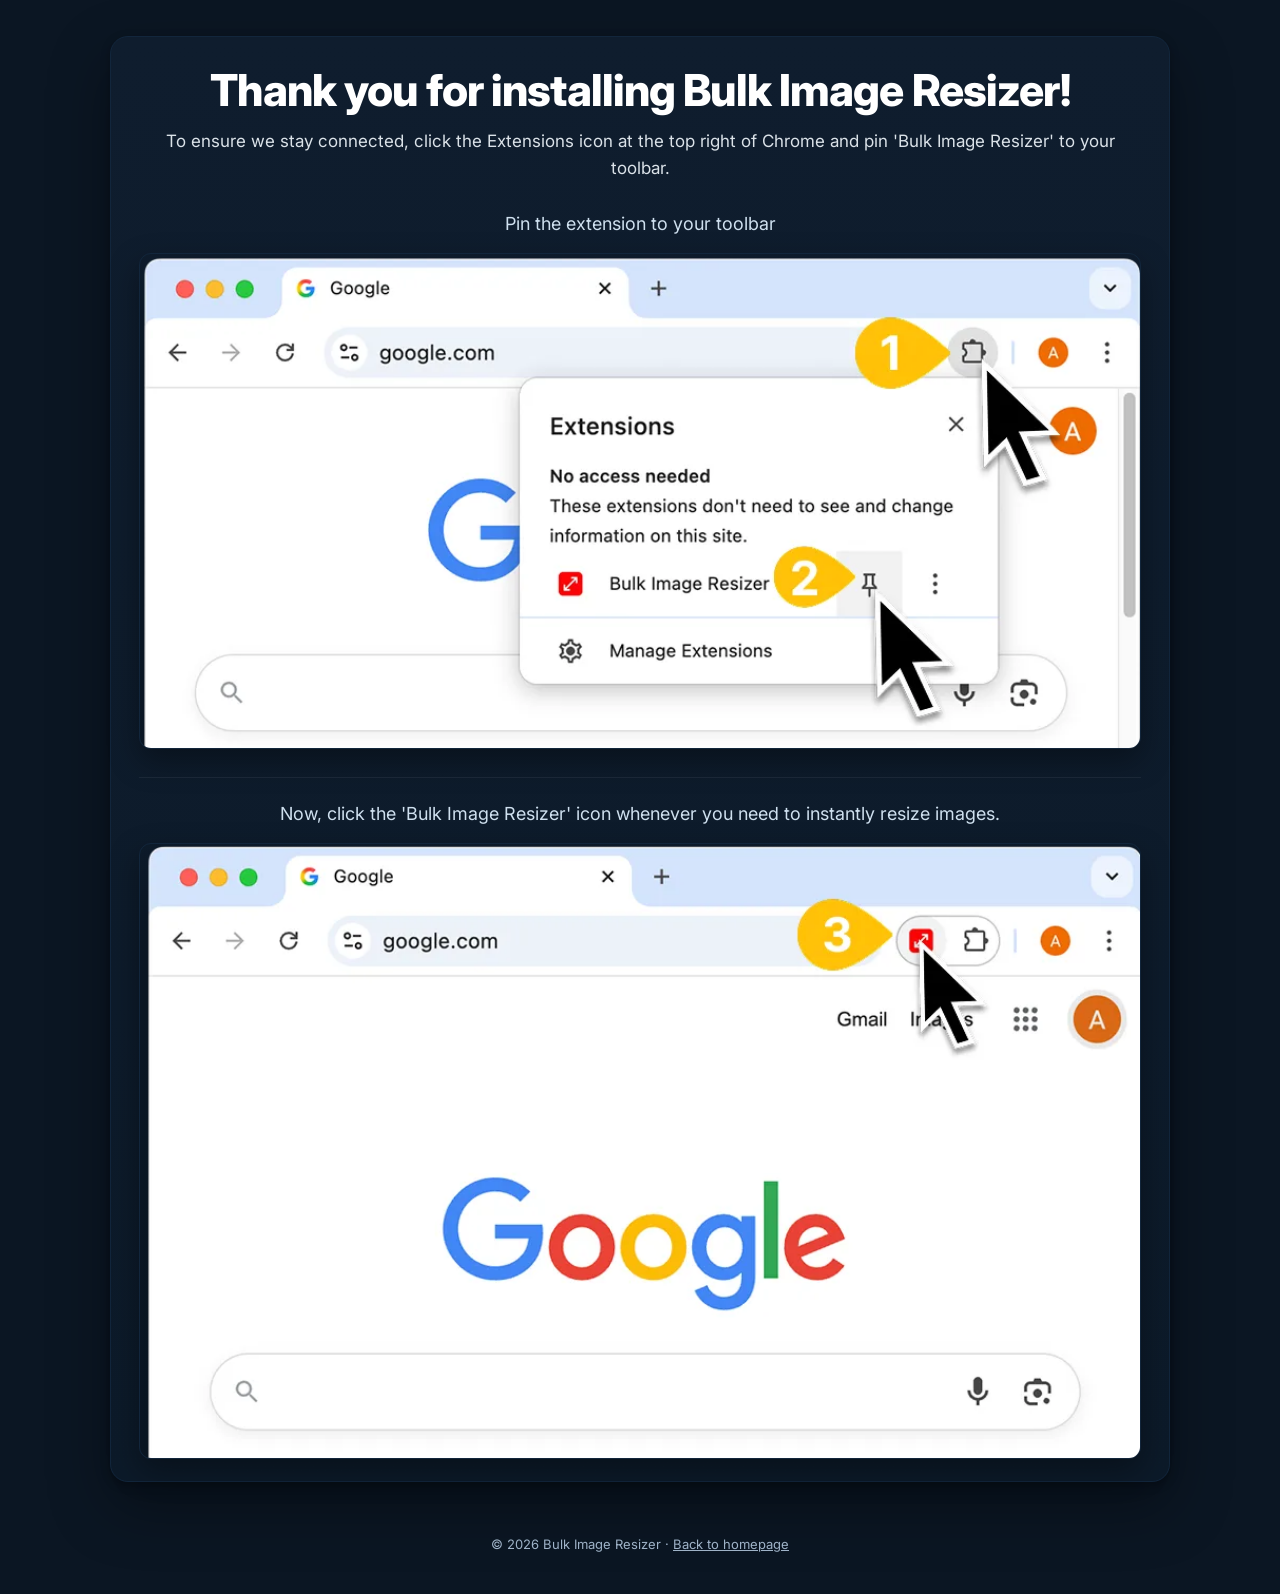
<file: install.html>
<!DOCTYPE html>
<html lang="en">
<head>
  <meta charset="utf-8" />
  <meta name="viewport" content="width=device-width, initial-scale=1" />
  <title>Install Bulk Image Resizer — Setup Guide</title>
  <meta name="description" content="Installation guide for Bulk Image Resizer Chrome extension." />

  <!-- Not intended for search indexing: post-install onboarding page -->
  <meta name="robots" content="noindex, follow" />
  <link rel="canonical" href="https://bulk-image-resizer.com/install.html" />
  <link rel="stylesheet" href="/shared/base.css" />

  <!-- Umami -->
  <script defer src="https://cloud.umami.is/script.js" data-website-id="93c9dfe5-8eb3-4b94-a3b7-7828f1651d2e"></script>
 
  <!-- Фавиконы -->
  <link rel="icon" type="image/png" href="/favicon-96x96.png" sizes="96x96" />
  <link rel="icon" type="image/svg+xml" href="/favicon.svg" />
  <link rel="shortcut icon" href="/favicon.ico" />
  <link rel="apple-touch-icon" sizes="180x180" href="/apple-touch-icon.png" />
  <link rel="manifest" href="/site.webmanifest" />
  
  <!-- Небольшое улучшение типографики (как у референса) -->
  <link rel="preconnect" href="https://fonts.googleapis.com">
  <link rel="preconnect" href="https://fonts.gstatic.com" crossorigin>
  <link href="https://fonts.googleapis.com/css2?family=Inter:wght@400;600;700;800&display=swap" rel="stylesheet">

  <style>
    :root{
      --brand:#0A1625;      /* твой фирменный тёмный */
      --body:#0b1623;       /* общий фон страницы */
      --card-bg:#0f1d2e;    /* фон карточки */
      --card-bg-2:#0c1a29;  /* нижний градиент карточки */
      --card-border:#12263c;
      --text-hero:#e6edf3;
      --text-muted:#cfe0ef;
      --muted:#9fb3c8;
      --radius:18px;
      --shadow:0 24px 60px rgba(0,0,0,.35), 0 3px 10px rgba(0,0,0,.25);
    }

    *{box-sizing:border-box}
    html,body{height:100%}
    body{
      margin:0;
      font-family: Inter, system-ui, -apple-system, "Segoe UI", Roboto, Helvetica, Arial, sans-serif;
      background: var(--body);
      color:#dbe7f3;
    }

    /* контейнер страницы: уменьшили нижний отступ, как просил */
    .wrap{
      max-width: 1100px;
      margin: 36px auto 32px;  /* раньше было ~96px */
      padding: 0 20px;
    }

    /* единая «панель»-карточка как у референса */
    .panel{
      background: linear-gradient(180deg, var(--card-bg), var(--card-bg-2));
      border: 1px solid var(--card-border);
      border-radius: var(--radius);
      box-shadow: var(--shadow);
      padding: 28px 28px 22px;
    }

    /* шапка внутри панели (иконка + заголовок + подзаголовок) */
    .panel__header{
      text-align:center;
      margin-bottom: 28px;
    }

    .panel__header h1{
      font-size: clamp(28px, 4.4vw, 44px);
      line-height:1.15; letter-spacing:-.02em;
      margin:0 0 12px; font-weight: 800; color:#fff;
      text-wrap: balance;
    }
    .panel__header p{
      margin:0; font-size: 17px; color: var(--text-hero);
      opacity:.95;
    }

    /* секции внутри панели */
    .panel__section + .panel__section{
      margin-top: 28px;
      padding-top: 22px;
      border-top: 1px solid rgba(255,255,255,.06);
    }
    .panel__caption{
      color: var(--text-muted);
      font-size: clamp(16px, 2.1vw, 18px);
      margin: 0 0 14px;
      text-align: center;
    }
    .panel__media{
      display:block; width:100%; height:auto;
      border-radius: 12px;
      border: 1px solid var(--card-border);
      box-shadow: 0 12px 30px rgba(0,0,0,.35);
    }


    footer{
      color: var(--muted);
      text-align:center;
      font-size: 13px;
      padding: 20px 16px 40px;
    }
  </style>
</head>
<body>

  <main class="wrap">
    <section class="panel" aria-label="Welcome and how-to">
      <div class="panel__header">
        <h1>Thank you for installing Bulk Image Resizer!</h1>
        <p>To ensure we stay connected, click the Extensions icon at the top right of Chrome and pin 'Bulk Image Resizer' to your toolbar.</p>
      </div>

      <div class="panel__section">
        <p class="panel__caption">Pin the extension to your toolbar</p>
        <picture>
          <source srcset="Landing_Screen_1.webp" type="image/webp" />
          <img class="panel__media" src="Landing_Screen_1.png" width="948" height="469" alt="Chrome toolbar with the Extensions (puzzle piece) menu open; step 1 points to the puzzle-piece icon and step 2 points to the pin icon next to Bulk Image Resizer" />
        </picture>
      </div>

      <div class="panel__section">
        <p class="panel__caption">Now, click the 'Bulk Image Resizer' icon whenever you need to instantly resize images.</p>
        <picture>
          <source srcset="Landing_Screen_2.webp" type="image/webp" />
          <img class="panel__media" src="Landing_Screen_2.png" width="949" height="582" loading="lazy" alt="Chrome toolbar after pinning; step 3 points to the red Bulk Image Resizer icon next to the Extensions button" />
        </picture>
      </div>
    </section>
  </main>

  <footer>© 2026 Bulk Image Resizer · <a href="/" style="color:var(--muted);">Back to homepage</a></footer>
</body>
</html>
</file>
<file: shared/base.css>
/* Shared base.css — common structure/behavior across all 4 product sites.
   Only --accent is overridden per site; everything else stays identical so the
   4 copies can be diffed/kept in sync. Load this BEFORE the page's own <style>
   block, which should only contain what's unique to that page. */

:root {
  --brand: #0A1625;
  --body: #0b1623;
  --card-bg: #0f1d2e;
  --card-bg-2: #0c1a29;
  --card-border: #12263c;
  --text-hero: #e6edf3;
  --text-muted: #cfe0ef;
  --muted: #9fb3c8;
  --radius: 18px;
  --accent: #7ceba3; /* bulk-image-resizer brand accent (green) */
  --accent-hover: color-mix(in srgb, var(--accent) 85%, black);
  --accent-light: color-mix(in srgb, var(--accent) 75%, white);
  --shadow: 0 24px 60px rgba(0, 0, 0, .35), 0 3px 10px rgba(0, 0, 0, .25);
  --shadow-sm: 0 8px 25px rgba(0, 0, 0, .2);
  --container-max: 1200px;
  --gap-section: clamp(40px, 8vw, 80px);
}

* { box-sizing: border-box; }
html, body { height: 100%; }
body {
  margin: 0;
  font-family: Inter, system-ui, -apple-system, "Segoe UI", Roboto, Helvetica, Arial, sans-serif;
  background: var(--body);
  color: #dbe7f3;
  line-height: 1.6;
}

/* Fallback colour for unclassed in-text links: the browser default (#0000ee) is
   unreadable on the dark background. Element-level specificity, so any page or
   component rule (.nav a, .btn-primary, footer a, ...) still overrides it. */
a {
  color: var(--accent-light);
}

/* ---------- Shared layout containers ---------- */

.wrap,
.main {
  max-width: var(--container-max);
  margin: 0 auto;
  padding: 0 20px;
}

.article {
  max-width: 780px;
  margin: 0 auto;
}

/* ---------- Header / nav ---------- */

.header {
  background: linear-gradient(180deg, var(--card-bg), var(--card-bg-2));
  border-bottom: 1px solid var(--card-border);
  padding: 20px 0;
  position: sticky;
  top: 0;
  z-index: 100;
}

.header-content {
  max-width: var(--container-max);
  margin: 0 auto;
  padding: 0 20px;
  display: flex;
  align-items: center;
  justify-content: space-between;
  gap: 16px;
}

.logo {
  display: flex;
  align-items: center;
  gap: 12px;
  font-size: 20px;
  font-weight: 700;
  color: #fff;
  text-decoration: none;
  flex-shrink: 0;
}

.logo-icon {
  width: 32px;
  height: 32px;
  background: var(--accent);
  border-radius: 8px;
  display: flex;
  align-items: center;
  justify-content: center;
  color: white;
  font-weight: 800;
  flex-shrink: 0;
}

.nav {
  display: flex;
  gap: 24px;
  align-items: center;
  flex-wrap: wrap;
  justify-content: flex-end;
}

.nav-link,
.nav a {
  color: var(--text-muted);
  text-decoration: none;
  font-weight: 500;
  transition: color 0.2s;
}

.nav-link:hover,
.nav a:hover {
  color: #fff;
}

/* Header-less pages (nav sits directly inside .wrap): centre it and give it breathing room */
.wrap > .nav {
  justify-content: center;
  margin: 40px 0;
}

.cta-button {
  background: linear-gradient(135deg, var(--accent), var(--accent-hover));
  color: white;
  padding: 12px 24px;
  border-radius: 12px;
  text-decoration: none;
  font-weight: 600;
  transition: all 0.2s;
  box-shadow: var(--shadow-sm);
  white-space: nowrap;
}

.cta-button:hover {
  transform: translateY(-2px);
  box-shadow: 0 12px 35px rgba(0, 0, 0, 0.3);
}

/* ---------- Hero ---------- */

.hero {
  text-align: center;
  padding: 80px 0 60px;
}

.hero h1 {
  font-size: clamp(30px, 5vw, 56px);
  font-weight: 800;
  line-height: 1.2;
  margin: 0 0 20px;
  background: linear-gradient(135deg, #fff, var(--text-hero));
  -webkit-background-clip: text;
  -webkit-text-fill-color: transparent;
  background-clip: text;
}

.hero .meta {
  color: var(--muted);
  font-size: 15px;
  margin-bottom: 20px;
}

.hero p {
  font-size: clamp(17px, 2.5vw, 22px);
  color: var(--text-muted);
  margin: 0 0 32px;
  max-width: 680px;
  margin-left: auto;
  margin-right: auto;
}

.hero-cta {
  display: flex;
  gap: 16px;
  justify-content: center;
  flex-wrap: wrap;
}

.btn-primary {
  background: linear-gradient(135deg, var(--accent), var(--accent-hover));
  color: white;
  padding: 16px 32px;
  border-radius: 16px;
  text-decoration: none;
  font-weight: 700;
  font-size: 18px;
  transition: all 0.2s;
  box-shadow: var(--shadow);
  text-align: center;
}

.btn-primary:hover {
  transform: translateY(-3px);
  box-shadow: 0 20px 50px rgba(0, 0, 0, 0.4);
}

.btn-secondary {
  background: transparent;
  color: var(--text-muted);
  padding: 16px 32px;
  border: 2px solid var(--card-border);
  border-radius: 16px;
  text-decoration: none;
  font-weight: 600;
  font-size: 18px;
  transition: all 0.2s;
  text-align: center;
}

.btn-secondary:hover {
  border-color: var(--accent);
  color: var(--accent);
}

/* ---------- Section headers ---------- */

.section-header {
  text-align: center;
  margin-bottom: 60px;
}

.section-title {
  font-size: clamp(28px, 4vw, 44px);
  font-weight: 800;
  margin: 0 0 16px;
  color: #fff;
}

.section-subtitle {
  font-size: clamp(16px, 2vw, 20px);
  color: var(--text-muted);
  margin: 0;
  max-width: 700px;
  margin-left: auto;
  margin-right: auto;
}

/* ---------- Feature / card grids (mobile-safe: no minmax(300px,...) on narrow screens) ---------- */

.features-grid,
.features {
  display: grid;
  grid-template-columns: repeat(auto-fit, minmax(260px, 1fr));
  gap: 28px;
  margin-top: 40px;
}

.feature-card {
  background: linear-gradient(180deg, var(--card-bg), var(--card-bg-2));
  border: 1px solid var(--card-border);
  border-radius: var(--radius);
  padding: 28px;
  text-align: center;
}

.feature-icon {
  width: 60px;
  height: 60px;
  background: linear-gradient(135deg, var(--accent), var(--accent-light));
  border-radius: 16px;
  display: flex;
  align-items: center;
  justify-content: center;
  margin: 0 auto 20px;
  font-size: 26px;
}

.feature-title,
.feature-card h3 {
  font-size: 20px;
  font-weight: 700;
  margin: 0 0 12px;
  color: #fff;
}

.feature-description,
.feature-card p {
  color: var(--text-muted);
  margin: 0;
  line-height: 1.6;
}

/* ---------- Benefits / checklist ---------- */

.benefits-list {
  list-style: none;
  padding: 0;
  margin: 0;
}

.benefits-list li {
  display: flex;
  align-items: flex-start;
  gap: 12px;
  margin-bottom: 16px;
  color: var(--text-muted);
}

.benefits-list li::before {
  content: "✓";
  color: var(--accent);
  font-weight: 700;
  font-size: 18px;
}

/* ---------- Article body (blog/guide copy) ---------- */

.article-body {
  padding: 20px 0 60px;
}

.article-body h2 {
  font-size: clamp(24px, 3vw, 32px);
  font-weight: 800;
  color: #fff;
  margin: 48px 0 16px;
}

.article-body h3 {
  font-size: 20px;
  font-weight: 700;
  color: #fff;
  margin: 32px 0 12px;
}

.article-body p {
  font-size: 17px;
  color: var(--text-muted);
  margin: 0 0 20px;
}

.article-body a {
  color: var(--accent-light);
}

.article-body ul,
.article-body ol {
  color: var(--text-muted);
  font-size: 17px;
  padding-left: 24px;
  margin: 0 0 20px;
}

.article-body li {
  margin-bottom: 10px;
}

.callout {
  background: linear-gradient(180deg, var(--card-bg), var(--card-bg-2));
  border: 1px solid var(--card-border);
  border-radius: var(--radius);
  padding: 24px 28px;
  margin: 32px 0;
}

.callout p {
  margin: 0;
}

/* ---------- Comparison tables: desktop = table, mobile (<=768px) = stacked cards ---------- */

.compare-table-wrap,
.comparison-table-wrap {
  overflow-x: auto;
  margin: 32px 0;
  border: 1px solid var(--card-border);
  border-radius: var(--radius);
}

table.compare-table,
table.comparison-table {
  width: 100%;
  border-collapse: collapse;
  font-size: 16px;
}

table.compare-table th,
table.compare-table td,
table.comparison-table th,
table.comparison-table td {
  padding: 16px 18px;
  text-align: left;
  border-bottom: 1px solid var(--card-border);
  color: var(--text-muted);
}

table.compare-table th,
table.comparison-table th {
  background: var(--card-bg-2);
  color: #fff;
  font-weight: 700;
}

table.compare-table tr:last-child td,
table.comparison-table tr:last-child td {
  border-bottom: none;
}

table.compare-table td.dash {
  color: var(--muted);
}

.table-footnote {
  font-size: 14px;
  color: var(--muted);
  margin: -12px 0 32px;
}

/* ---------- CTA / Footer ---------- */

.cta-section {
  padding: 60px 0;
  text-align: center;
  background: linear-gradient(135deg, var(--card-bg), var(--card-bg-2));
  border-radius: var(--radius);
  margin: 40px 0;
}

.cta-section h2 {
  font-size: clamp(28px, 4vw, 40px);
  font-weight: 800;
  margin: 0 0 16px;
  color: #fff;
}

.cta-section p {
  font-size: 18px;
  color: var(--text-muted);
  margin: 0 0 32px;
}

.footer {
  border-top: 1px solid var(--card-border);
  padding: 40px 0;
  text-align: center;
  color: var(--muted);
}

.footer a {
  color: var(--text-muted);
}

/* ================= Responsive: 3 required breakpoints ================= */

/* Tablet: mainly guard against comparison-table overflow and 2-col grids getting tight */
@media (max-width: 1024px) {
  .features-grid,
  .features {
    gap: 20px;
  }
}

/* Main breakpoint — every page must behave correctly here */
@media (max-width: 768px) {
  .header-content {
    flex-direction: column;
    gap: 14px;
    align-items: stretch;
  }

  .nav {
    gap: 14px;
    justify-content: center;
  }

  .hero {
    padding: 44px 0 32px;
  }

  .hero-cta {
    flex-direction: column;
    align-items: center;
  }

  .features-grid,
  .features {
    grid-template-columns: 1fr;
  }

  .section-header {
    margin-bottom: 36px;
  }

  /* Comparison tables become stacked cards instead of a horizontally-scrolling table.
     Requires each <td> to carry data-label="<column header text>" in markup. */
  .compare-table-wrap table,
  .comparison-table-wrap table {
    border: 0;
  }

  .compare-table-wrap table thead,
  .comparison-table-wrap table thead {
    display: none;
  }

  .compare-table-wrap table tr,
  .comparison-table-wrap table tr {
    display: block;
    border-bottom: 1px solid var(--card-border);
    padding: 16px 18px;
  }

  .compare-table-wrap table tr:last-child,
  .comparison-table-wrap table tr:last-child {
    border-bottom: 0;
  }

  .compare-table-wrap table td,
  .comparison-table-wrap table td {
    display: block;
    border-bottom: none;
    padding: 6px 0;
  }

  .compare-table-wrap table td[data-label]::before,
  .comparison-table-wrap table td[data-label]::before {
    content: attr(data-label);
    display: block;
    font-size: 12px;
    font-weight: 700;
    text-transform: uppercase;
    letter-spacing: .04em;
    color: var(--muted);
    margin-bottom: 4px;
  }

  table.compare-table td:first-child,
  table.comparison-table td:first-child {
    color: #fff;
    font-weight: 700;
  }
}

/* Small phones */
@media (max-width: 480px) {
  .hero {
    padding: 36px 0 24px;
  }

  .btn-primary,
  .btn-secondary,
  .cta-button {
    width: 100%;
  }

  .hero-cta {
    width: 100%;
  }
}
</file>
